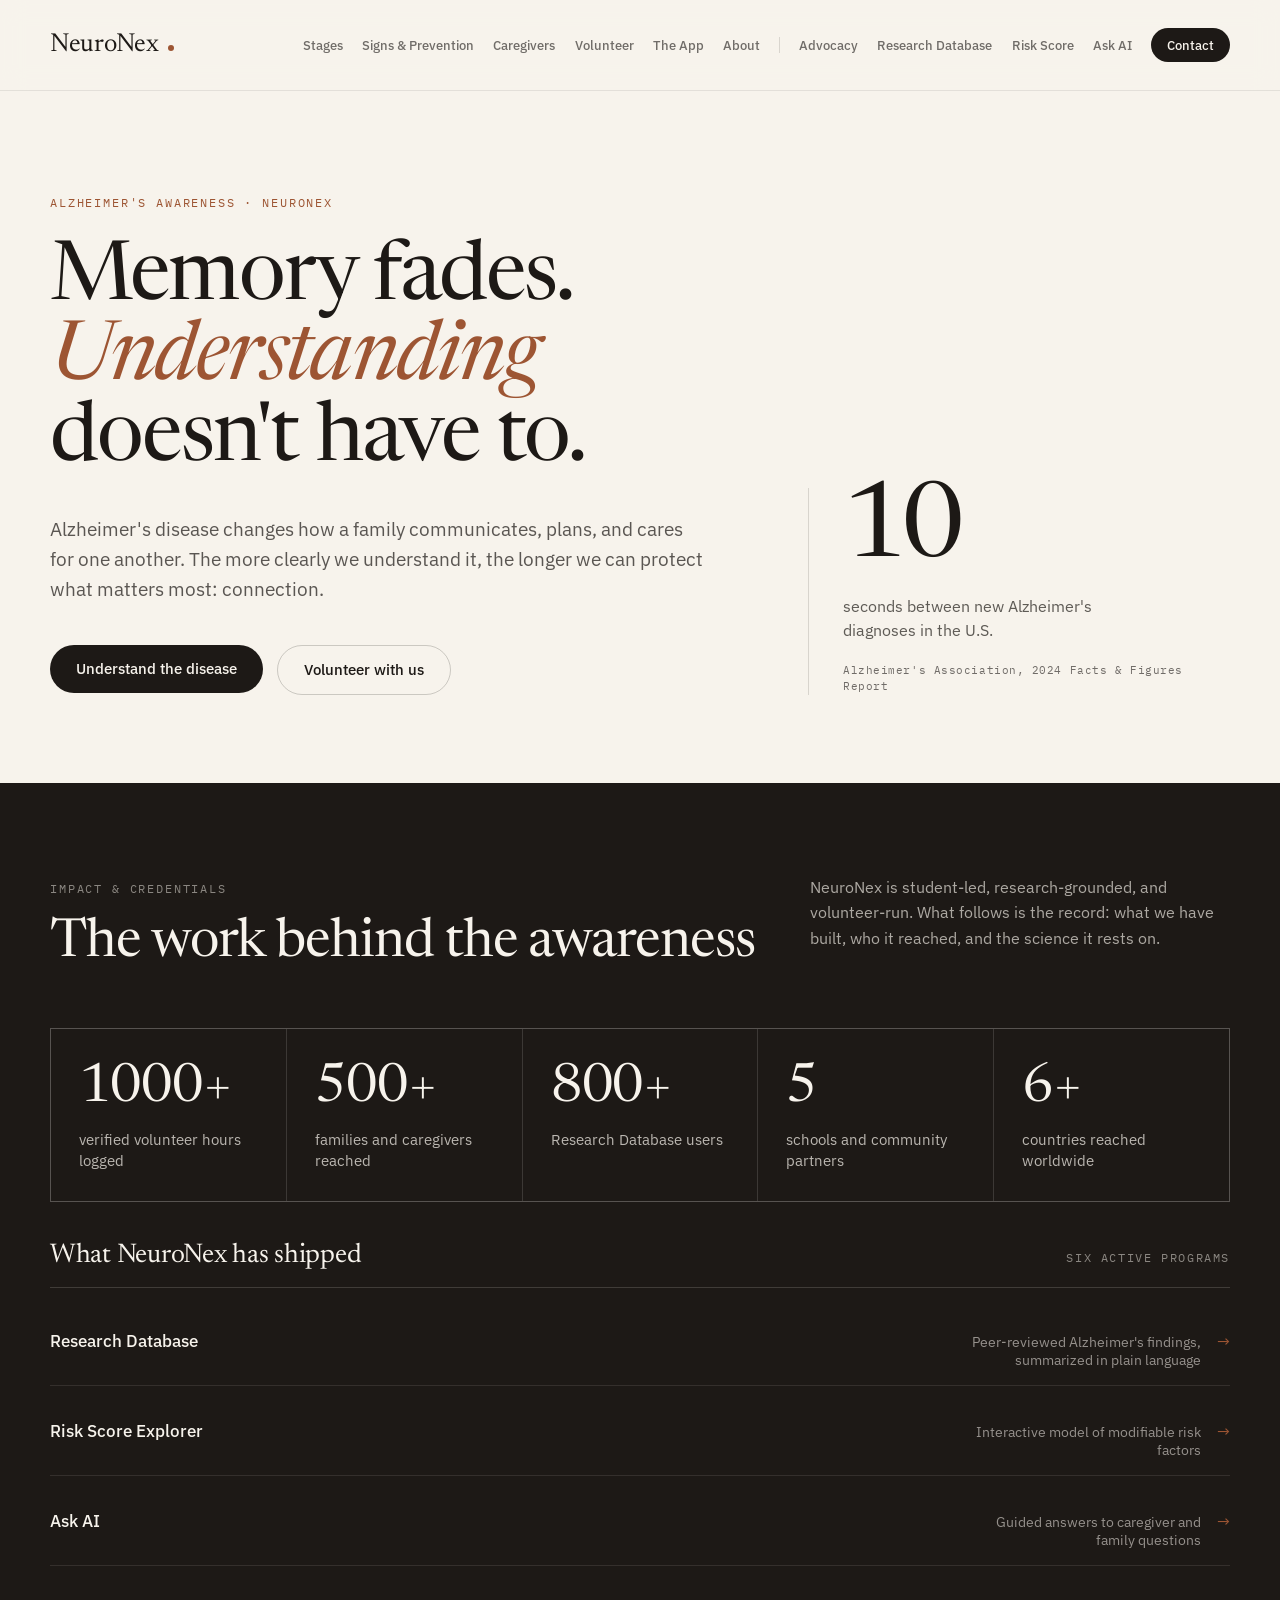
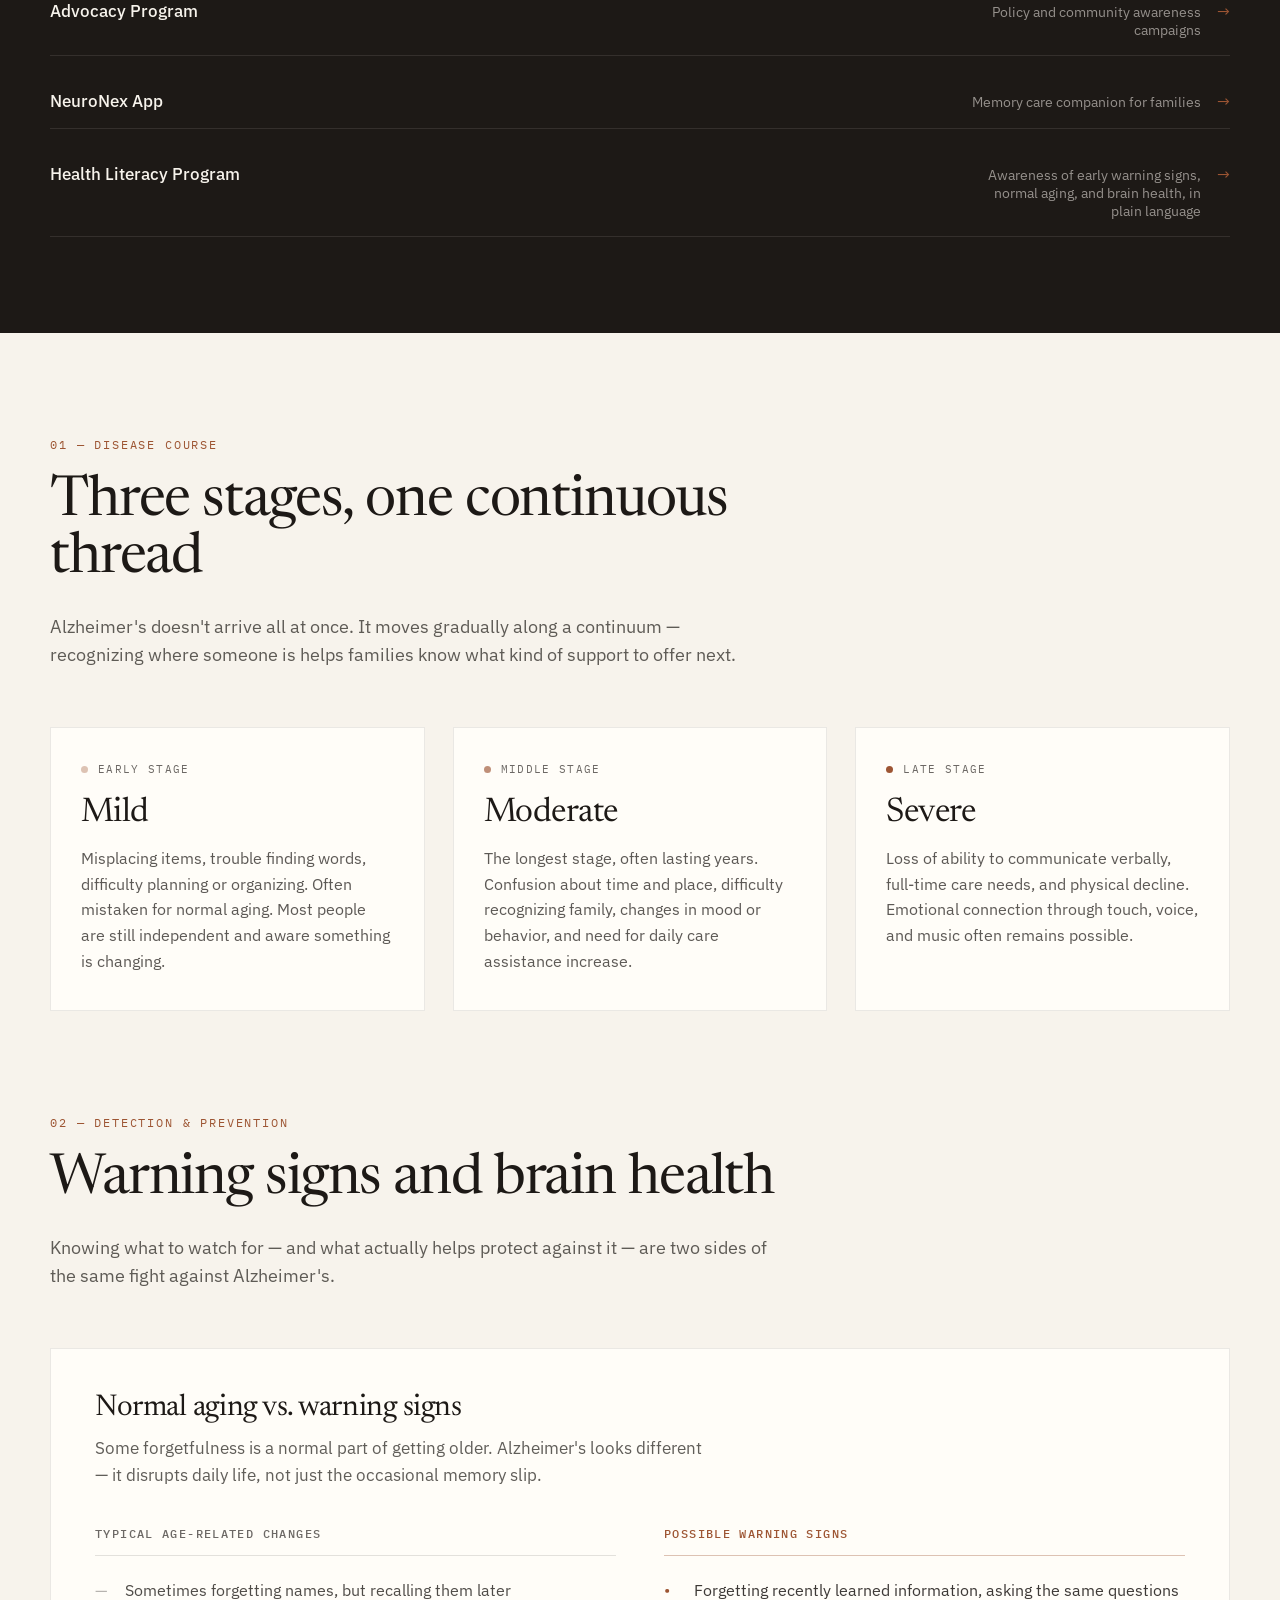
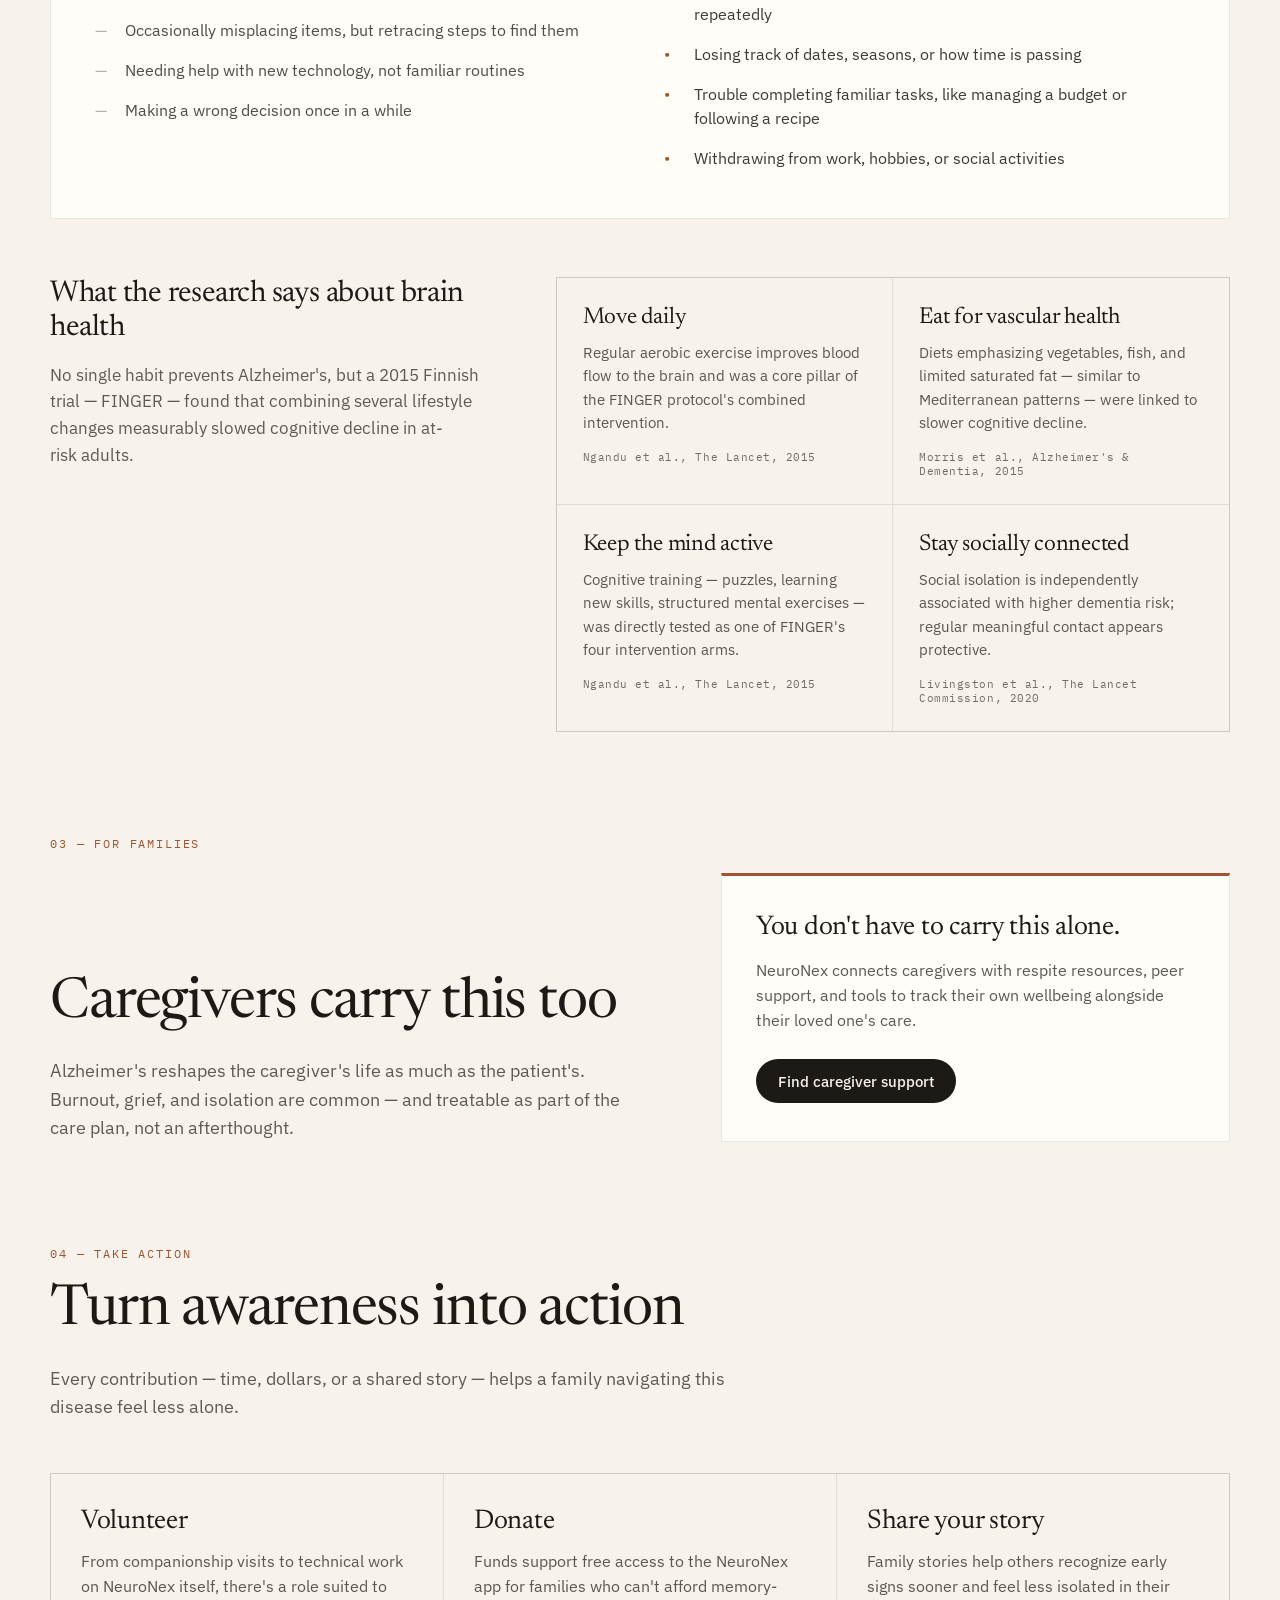
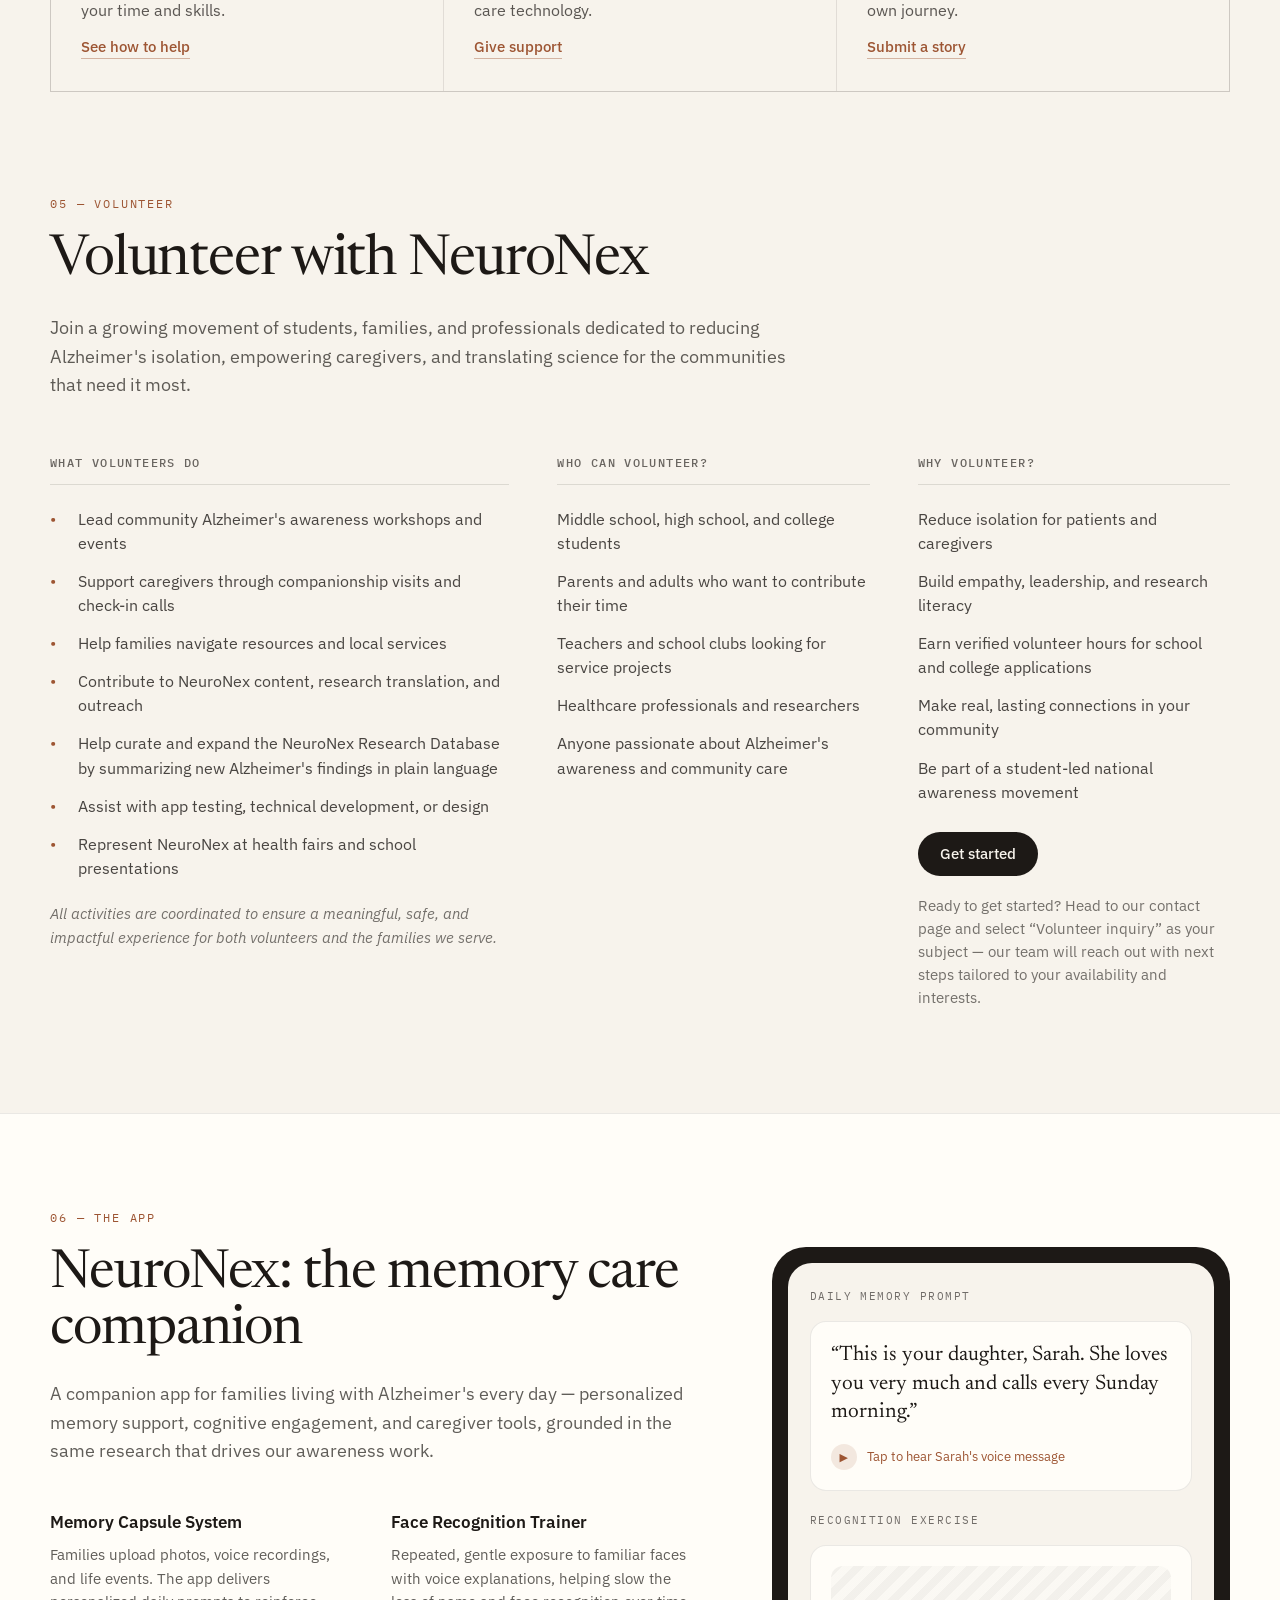
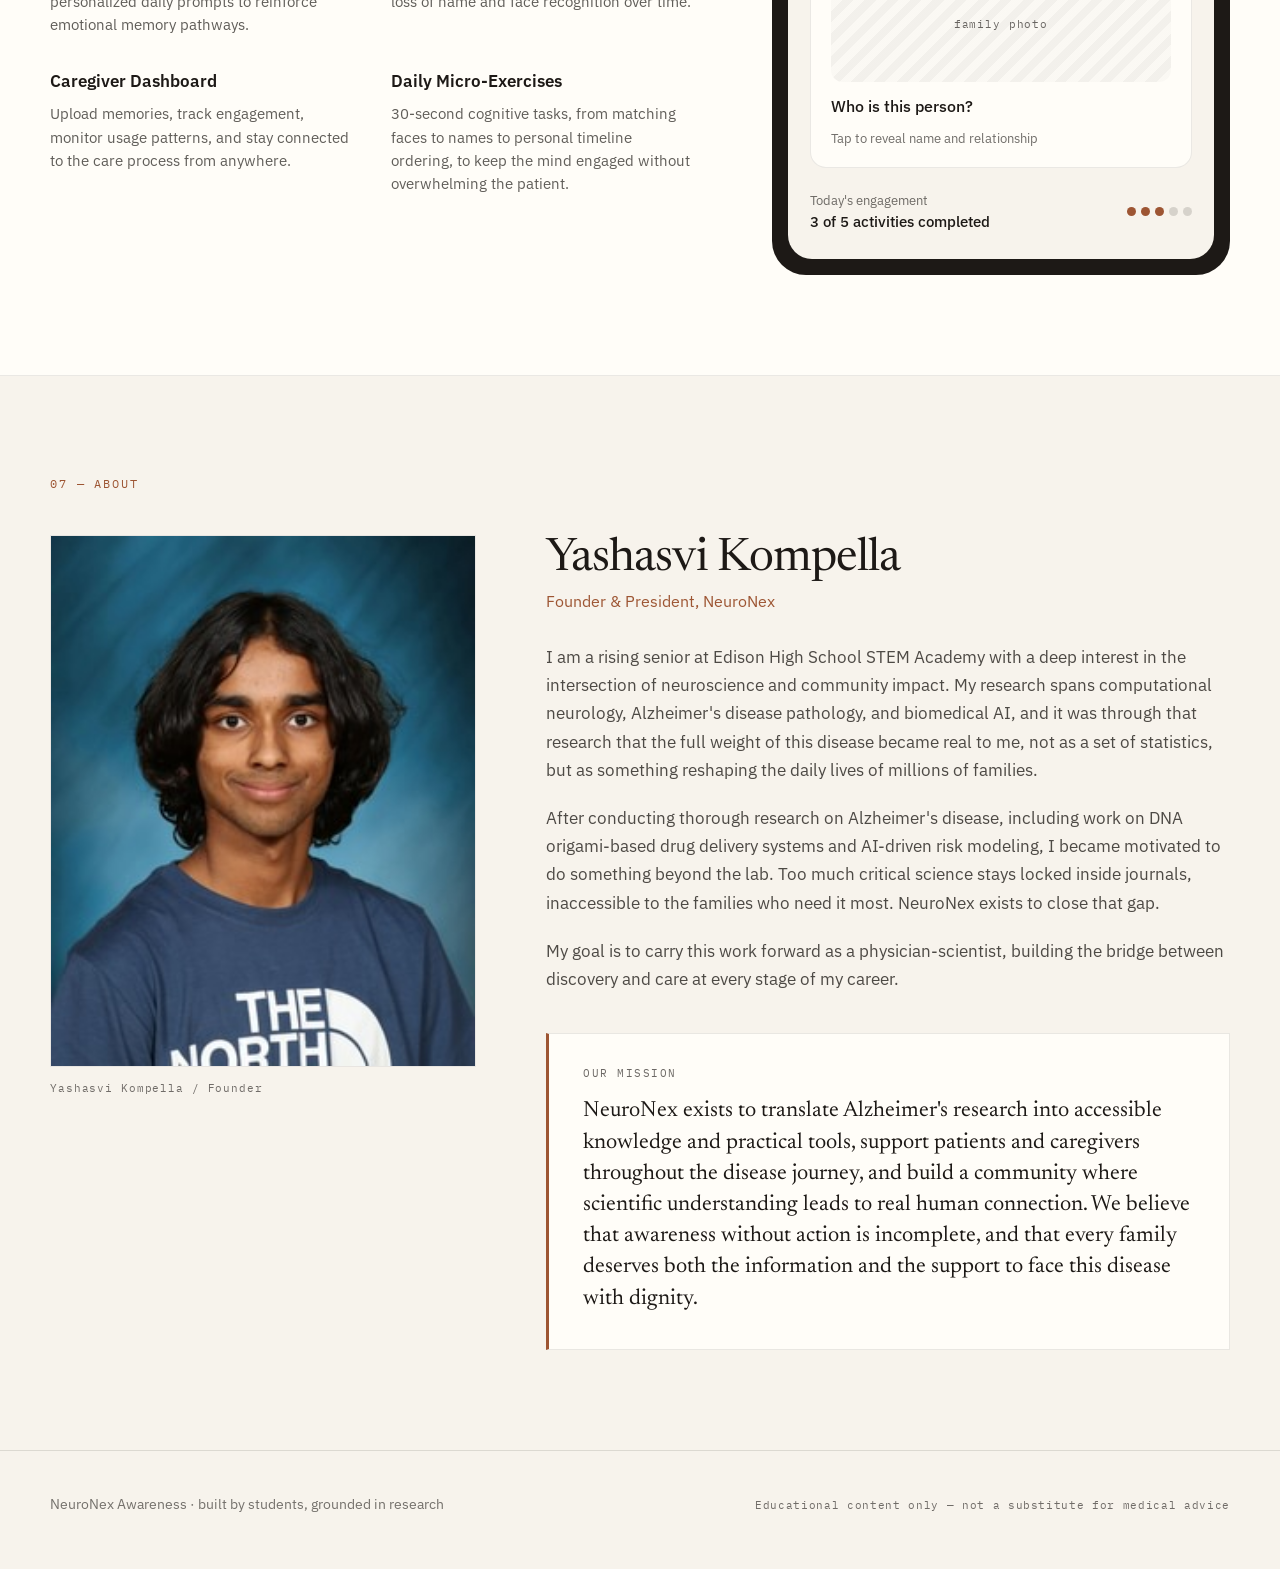
<file: index.html>
<!DOCTYPE html><html lang="en"><head>
<meta charset="utf-8">
<meta name="viewport" content="width=device-width, initial-scale=1">
<title>NeuroNex Foundation | Alzheimer's Research Translated for Families &mdash; Edison, NJ</title>
<meta name="description" content="NeuroNex Foundation is a student-led 501(c)(3) in Edison, New Jersey translating peer-reviewed Alzheimer's research into plain language for patients and caregivers. Free research database, legislative advocacy tracker, and volunteer opportunities.">
<link rel="canonical" href="https://neuronexfoundation.org/">
<meta name="robots" content="index, follow, max-image-preview:large">
<meta property="og:type" content="website">
<meta property="og:site_name" content="NeuroNex Foundation">
<meta property="og:title" content="NeuroNex Foundation | Alzheimer's Research, Translated">
<meta property="og:description" content="Student-led 501(c)(3) translating Alzheimer's research into plain language for families and caregivers.">
<meta property="og:url" content="https://neuronexfoundation.org/">
<meta name="twitter:card" content="summary_large_image">
<link rel="preconnect" href="https://fonts.googleapis.com">
<link rel="preconnect" href="https://fonts.gstatic.com" crossorigin>
<link href="https://fonts.googleapis.com/css2?family=IBM+Plex+Mono:wght@400;500&family=IBM+Plex+Sans:wght@400;500;600&family=Newsreader:ital,opsz,wght@0,6..72,300..700;1,6..72,300..700&display=swap" rel="stylesheet">
<script type="application/ld+json">
{
  "@context": "https://schema.org",
  "@type": "NGO",
  "name": "NeuroNex Foundation",
  "alternateName": "NeuroNex",
  "url": "https://neuronexfoundation.org/",
  "description": "Student-led 501(c)(3) nonprofit translating Alzheimer's disease research into accessible knowledge and practical tools for patients and caregivers.",
  "foundingDate": "2025",
  "founder": { "@type": "Person", "name": "Yashasvi Kompella" },
  "address": { "@type": "PostalAddress", "addressLocality": "Edison", "addressRegion": "NJ", "addressCountry": "US" },
  "areaServed": { "@type": "State", "name": "New Jersey" },
  "knowsAbout": ["Alzheimer's disease", "dementia caregiving", "Alzheimer's research", "neurodegenerative disease advocacy"]
}
</script>
<style>
    .sc-placeholder{background:color-mix(in srgb,currentColor 8%,transparent);
      border:1px solid color-mix(in srgb,currentColor 50%,transparent);
      border-radius:2px;box-sizing:border-box;overflow:hidden}
    @keyframes sc-shine{0%{background-position:100% 50%}100%{background-position:0% 50%}}
    html.sc-dc-streaming .sc-placeholder,
    html.sc-dc-streaming .sc-interp.sc-missing{position:relative;
      background:color-mix(in srgb,currentColor 5%,transparent);
      border-color:transparent}
    html.sc-dc-streaming .sc-placeholder::before,
    html.sc-dc-streaming .sc-interp.sc-missing::before{content:'';
      position:absolute;inset:0;pointer-events:none;
      background:linear-gradient(90deg,rgba(217,119,87,0) 25%,rgba(247,225,211,.95) 37%,rgba(217,119,87,0) 63%);
      background-size:400% 100%;animation:sc-shine 1.4s ease infinite}
    html.sc-dc-streaming .sc-placeholder:nth-child(n+9 of .sc-placeholder)::before,
    html.sc-dc-streaming .sc-interp.sc-missing:nth-child(n+9 of .sc-interp.sc-missing)::before{animation:none;
      background:color-mix(in srgb,currentColor 8%,transparent)}
    .sc-placeholder-error{padding:4px 8px;font:11px/1.4 ui-monospace,monospace;
      color:color-mix(in srgb,currentColor 70%,transparent);word-break:break-word}
    .sc-interp.sc-missing{display:inline-block;width:2em;height:1em;overflow:hidden;
      vertical-align:text-bottom;background:rgba(255,255,255,.3);border:1px solid rgba(0,0,0,.5);
      border-radius:2px;box-sizing:border-box;color:transparent;
      user-select:none}
    .sc-interp.sc-unresolved{font-family:ui-monospace,monospace;font-size:.85em;
      color:color-mix(in srgb,currentColor 50%,transparent);
      background:color-mix(in srgb,currentColor 10%,transparent);border-radius:3px;
      padding:0 3px}
    .sc-host.sc-has-error{position:relative}
    .sc-logic-error{position:absolute;top:8px;left:8px;z-index:2147483647;max-width:60ch;
      padding:6px 10px;background:#b00020;color:#fff;font:12px/1.4 ui-monospace,monospace;
      border-radius:4px;white-space:pre-wrap;pointer-events:none}
    /* Mirrors PRINT_BASELINE_CSS in apps/web deck-stage-export.ts — keep both
       in sync until dc-runtime regains a build step. */
    @media print {
      @page { margin: 0.5cm; }
      figure, table { break-inside: avoid; }
      #dc-root, #dc-root > .sc-host { height: auto; }
      *, *::before, *::after {
        print-color-adjust: exact; -webkit-print-color-adjust: exact;
        backdrop-filter: none !important; -webkit-backdrop-filter: none !important;
        animation-delay: -99s !important; animation-duration: .001s !important;
        animation-iteration-count: 1 !important; animation-fill-mode: both !important;
        animation-play-state: running !important; transition-duration: 0s !important;
      }
    }
  </style>
<meta charset="utf-8">
<meta name="viewport" content="width=device-width, initial-scale=1">

<style>x-dc{display:none!important}</style><style></style><style>html,body{height:100%;margin:0}#dc-root,#dc-root>.sc-host{height:100%}</style><link rel="preconnect" href="https://fonts.googleapis.com" data-dc-tpl="1"><link rel="preconnect" href="https://fonts.gstatic.com" data-dc-tpl="2"><style data-dc-tpl="3">/* cyrillic-ext */

/* cyrillic */

/* vietnamese */

/* latin-ext */

/* latin */

/* cyrillic-ext */

/* cyrillic */

/* vietnamese */

/* latin-ext */

/* latin */

/* cyrillic-ext */

/* cyrillic */

/* greek */

/* vietnamese */

/* latin-ext */

/* latin */

/* cyrillic-ext */

/* cyrillic */

/* greek */

/* vietnamese */

/* latin-ext */

/* latin */

/* cyrillic-ext */

/* cyrillic */

/* greek */

/* vietnamese */

/* latin-ext */

/* latin */

/* vietnamese */

/* latin-ext */

/* latin */

/* vietnamese */

/* latin-ext */

/* latin */

</style><style data-dc-tpl="4">
  body { margin: 0; background: #f7f3ec; color: #1d1916; font-family: "IBM Plex Sans", system-ui, sans-serif; -webkit-font-smoothing: antialiased; }
  a { color: #9d5533; text-decoration: none; }
  a:hover { color: #1d1916; }
  ::selection { background: #eddcd0; }
</style></head>
<body>
<div id="dc-root"><div class="sc-host" data-sc-name="NeuroNex_Homepage__standalone_"><div data-dc-tpl="5" style="max-width: 100%; overflow-x: hidden;">

  <header data-dc-tpl="6" style="position: sticky; top: 0px; z-index: 50; background: rgba(247, 243, 236, 0.92); backdrop-filter: blur(12px); border-bottom: 1px solid rgba(29, 25, 22, 0.09);">
    <div data-dc-tpl="7" style="max-width: 1180px; margin: 0px auto; padding: 11px clamp(20px, 3vw, 40px); display: flex; align-items: center; justify-content: space-between; gap: 24px; min-height: 68px; flex-wrap: wrap;">
      <a data-dc-tpl="8" href="#top" style="font-family: Newsreader, serif; font-size: 26px; letter-spacing: -0.01em; color: rgb(29, 25, 22); display: flex; align-items: baseline; gap: 9px; flex: 0 0 auto;">
        NeuroNex
        <span data-dc-tpl="9" style="width: 6px; height: 6px; border-radius: 50%; background: rgb(157, 85, 51); display: block;"></span>
      </a>
      <nav data-dc-tpl="10" style="display: flex; align-items: center; flex-wrap: wrap; justify-content: flex-end; gap: 10px clamp(12px, 1.5vw, 24px); font-size: clamp(12.5px, 1.05vw, 13.5px); font-weight: 500; color: rgba(29, 25, 22, 0.62); flex: 1 1 auto; min-width: 0px;">
        <a data-dc-tpl="11" href="#stages" class="scp0" style="color: inherit; white-space: nowrap;">Stages</a>
        <a data-dc-tpl="12" href="#signs" class="scp0" style="color: inherit; white-space: nowrap;">Signs &amp; Prevention</a>
        <a data-dc-tpl="13" href="#caregivers" class="scp0" style="color: inherit; white-space: nowrap;">Caregivers</a>
        <a data-dc-tpl="14" href="#volunteer" class="scp0" style="color: inherit; white-space: nowrap;">Volunteer</a>
        <a data-dc-tpl="15" href="#app" class="scp0" style="color: inherit; white-space: nowrap;">The App</a>
        <a data-dc-tpl="16" href="#about" class="scp0" style="color: inherit; white-space: nowrap;">About</a>
        <span data-dc-tpl="17" style="width: 1px; height: 16px; background: rgba(29, 25, 22, 0.14);"></span>
        <a data-dc-tpl="18" href="https://neuronexfoundation.org/advocacy.html" class="scp0" style="color: inherit; white-space: nowrap;">Advocacy</a>
        <a data-dc-tpl="19" href="https://neuronexfoundation.org/research-database.html" class="scp0" style="color: inherit; white-space: nowrap;">Research Database</a>
        <a data-dc-tpl="20" href="https://neuronexfoundation.org/risk-explorer.html" class="scp0" style="color: inherit; white-space: nowrap;">Risk Score</a>
        <a data-dc-tpl="21" href="https://neuronexfoundation.org/ai.html" class="scp0" style="color: inherit; white-space: nowrap;">Ask AI</a>
        <a data-dc-tpl="22" href="https://neuronexfoundation.org/contact.html" class="scp1" style="display: inline-flex; align-items: center; height: 34px; padding: 0px 16px; border-radius: 999px; background: rgb(29, 25, 22); color: rgb(247, 243, 236); font-weight: 500;">Contact</a>
      </nav>
    </div>
  </header>

  <section data-dc-tpl="23" id="top" data-screen-label="Hero" style="max-width: 1180px; margin: 0px auto; padding: 104px 40px 88px; display: grid; grid-template-columns: minmax(0px, 1.35fr) minmax(0px, 0.85fr); gap: 88px; align-items: end;">
    <div data-dc-tpl="24">
      <div data-dc-tpl="25" style="font-family: &quot;IBM Plex Mono&quot;, monospace; font-size: 11.5px; letter-spacing: 0.16em; text-transform: uppercase; color: rgb(157, 85, 51); margin-bottom: 30px;">Alzheimer's Awareness · NeuroNex</div>
      <h1 data-dc-tpl="26" style="font-family: Newsreader, serif; font-weight: 400; font-size: clamp(52px, 6.4vw, 92px); line-height: 0.98; letter-spacing: -0.022em; margin: 0px 0px 34px; text-wrap: balance;">
        Memory fades.<br data-dc-tpl="27">
        <em data-dc-tpl="28" style="font-style: italic; color: rgb(157, 85, 51);">Understanding</em> doesn't have to.
      </h1>
      <p data-dc-tpl="29" style="max-width: 60ch; font-size: 18.5px; line-height: 1.62; color: rgba(29, 25, 22, 0.72); margin: 0px 0px 40px; text-wrap: pretty;">
        Alzheimer's disease changes how a family communicates, plans, and cares for one another. The more clearly we understand it, the longer we can protect what matters most: connection.
      </p>
      <div data-dc-tpl="30" style="display: flex; gap: 14px; flex-wrap: wrap;">
        <a data-dc-tpl="31" href="#stages" class="scp1" style="display: inline-flex; align-items: center; height: 48px; padding: 0px 26px; border-radius: 999px; background: rgb(29, 25, 22); color: rgb(247, 243, 236); font-size: 15px; font-weight: 500;">Understand the disease</a>
        <a data-dc-tpl="32" href="#volunteer" class="scp2" style="display: inline-flex; align-items: center; height: 48px; padding: 0px 26px; border-radius: 999px; border: 1px solid rgba(29, 25, 22, 0.2); color: rgb(29, 25, 22); font-size: 15px; font-weight: 500;">Volunteer with us</a>
      </div>
    </div>

    <figure data-dc-tpl="33" style="margin: 0px; border-left: 1px solid rgba(29, 25, 22, 0.14); padding-left: 34px;">
      <div data-dc-tpl="34" style="font-family: Newsreader, serif; font-size: 104px; line-height: 0.86; letter-spacing: -0.03em; color: rgb(29, 25, 22); font-variant-numeric: tabular-nums;"><span class="sc-interp">10</span></div>
      <div data-dc-tpl="35" style="font-size: 15.5px; line-height: 1.5; color: rgba(29, 25, 22, 0.7); margin-top: 18px; max-width: 26ch;">seconds between new Alzheimer's diagnoses in the U.S.</div>
      <figcaption data-dc-tpl="36" style="font-family: &quot;IBM Plex Mono&quot;, monospace; font-size: 11px; letter-spacing: 0.05em; color: rgba(29, 25, 22, 0.62); margin-top: 20px; line-height: 1.5;">Alzheimer's Association, 2024 Facts &amp; Figures Report</figcaption>
    </figure>
  </section>

  <section data-dc-tpl="37" id="impact" data-screen-label="Impact and credentials" style="background: rgb(29, 25, 22); color: rgb(247, 243, 236);">
    <div data-dc-tpl="38" style="max-width: 1180px; margin: 0px auto; padding: 92px 40px 96px;">
      <div data-dc-tpl="39" style="display: flex; align-items: baseline; justify-content: space-between; gap: 40px; flex-wrap: wrap; margin-bottom: 56px;">
        <div data-dc-tpl="40">
          <div data-dc-tpl="41" style="font-family: &quot;IBM Plex Mono&quot;, monospace; font-size: 11.5px; letter-spacing: 0.16em; text-transform: uppercase; color: rgba(247, 243, 236, 0.5); margin-bottom: 20px;">Impact &amp; Credentials</div>
          <h2 data-dc-tpl="42" style="font-family: Newsreader, serif; font-weight: 400; font-size: clamp(38px, 4.2vw, 58px); line-height: 1.04; letter-spacing: -0.02em; margin: 0px; max-width: 24ch;">The work behind the awareness</h2>
        </div>
        <p data-dc-tpl="43" style="max-width: 42ch; font-size: 16px; line-height: 1.6; color: rgba(247, 243, 236, 0.66); margin: 0px;">NeuroNex is student-led, research-grounded, and volunteer-run. What follows is the record: what we have built, who it reached, and the science it rests on.</p>
      </div>

      <div data-dc-tpl="44" style="display: grid; grid-template-columns: repeat(5, minmax(0px, 1fr)); gap: 1px; background: rgba(247, 243, 236, 0.14); border: 1px solid rgba(247, 243, 236, 0.14); margin-bottom: 40px;">

          <div data-dc-tpl="46" style="background: rgb(29, 25, 22); padding: 32px 28px 30px;">
            <div data-dc-tpl="47" style="font-family: Newsreader, serif; font-size: 54px; line-height: 1; letter-spacing: -0.02em; color: rgb(247, 243, 236); font-variant-numeric: tabular-nums;"><span class="sc-interp">1000+</span></div>
            <div data-dc-tpl="48" style="font-size: 14.5px; line-height: 1.45; color: rgba(247, 243, 236, 0.72); margin-top: 14px;"><span class="sc-interp">verified volunteer hours logged</span></div>
          </div>

          <div data-dc-tpl="46" style="background: rgb(29, 25, 22); padding: 32px 28px 30px;">
            <div data-dc-tpl="47" style="font-family: Newsreader, serif; font-size: 54px; line-height: 1; letter-spacing: -0.02em; color: rgb(247, 243, 236); font-variant-numeric: tabular-nums;"><span class="sc-interp">500+</span></div>
            <div data-dc-tpl="48" style="font-size: 14.5px; line-height: 1.45; color: rgba(247, 243, 236, 0.72); margin-top: 14px;"><span class="sc-interp">families and caregivers reached</span></div>
          </div>

          <div data-dc-tpl="46" style="background: rgb(29, 25, 22); padding: 32px 28px 30px;">
            <div data-dc-tpl="47" style="font-family: Newsreader, serif; font-size: 54px; line-height: 1; letter-spacing: -0.02em; color: rgb(247, 243, 236); font-variant-numeric: tabular-nums;"><span class="sc-interp">800+</span></div>
            <div data-dc-tpl="48" style="font-size: 14.5px; line-height: 1.45; color: rgba(247, 243, 236, 0.72); margin-top: 14px;"><span class="sc-interp">Research Database users</span></div>
          </div>

          <div data-dc-tpl="46" style="background: rgb(29, 25, 22); padding: 32px 28px 30px;">
            <div data-dc-tpl="47" style="font-family: Newsreader, serif; font-size: 54px; line-height: 1; letter-spacing: -0.02em; color: rgb(247, 243, 236); font-variant-numeric: tabular-nums;"><span class="sc-interp">5</span></div>
            <div data-dc-tpl="48" style="font-size: 14.5px; line-height: 1.45; color: rgba(247, 243, 236, 0.72); margin-top: 14px;"><span class="sc-interp">schools and community partners</span></div>
          </div>

          <div data-dc-tpl="46b" style="background: rgb(29, 25, 22); padding: 32px 28px 30px;">
            <div data-dc-tpl="47b" style="font-family: Newsreader, serif; font-size: 54px; line-height: 1; letter-spacing: -0.02em; color: rgb(247, 243, 236); font-variant-numeric: tabular-nums;"><span class="sc-interp">6+</span></div>
            <div data-dc-tpl="48b" style="font-size: 14.5px; line-height: 1.45; color: rgba(247, 243, 236, 0.72); margin-top: 14px;"><span class="sc-interp">countries reached worldwide</span></div>
          </div>

      </div>

      <div data-dc-tpl="49" style="display: grid; grid-template-columns: minmax(0px, 1fr); gap: 72px;">
        <div data-dc-tpl="59">
          <div style="display: flex; align-items: baseline; justify-content: space-between; gap: 20px; margin: 0px 0px 26px; padding-bottom: 18px; border-bottom: 1px solid rgba(247, 243, 236, 0.16); flex-wrap: wrap;">
            <h3 data-dc-tpl="60" style="font-family: Newsreader, serif; font-weight: 400; font-size: 27px; letter-spacing: -0.01em; margin: 0;">What NeuroNex has shipped</h3>
            <span style="font-family: &quot;IBM Plex Mono&quot;, monospace; font-size: 11.5px; letter-spacing: 0.14em; text-transform: uppercase; color: rgba(247, 243, 236, 0.5);">Six active programs</span>
          </div>
          <div data-dc-tpl="61" style="display: flex; flex-direction: column; gap: 18px;">

              <a data-dc-tpl="63" href="https://neuronexfoundation.org/research-database.html" class="scp3" style="display: flex; align-items: baseline; justify-content: space-between; gap: 20px; padding: 16px 0px; border-bottom: 1px solid rgba(247, 243, 236, 0.1); color: rgb(247, 243, 236);">
                <span data-dc-tpl="64" style="font-size: 16.5px; font-weight: 500;"><span class="sc-interp">Research Database</span></span>
                <span style="display: flex; align-items: baseline; gap: 16px;">
                  <span data-dc-tpl="65" style="font-size: 13.5px; color: rgba(247, 243, 236, 0.55); text-align: right; max-width: 30ch;"><span class="sc-interp">Peer-reviewed Alzheimer's findings, summarized in plain language</span></span>
                  <span style="color: rgb(157, 85, 51); flex-shrink: 0;">→</span>
                </span>
              </a>

              <a data-dc-tpl="63" href="https://neuronexfoundation.org/risk-explorer.html" class="scp3" style="display: flex; align-items: baseline; justify-content: space-between; gap: 20px; padding: 16px 0px; border-bottom: 1px solid rgba(247, 243, 236, 0.1); color: rgb(247, 243, 236);">
                <span data-dc-tpl="64" style="font-size: 16.5px; font-weight: 500;"><span class="sc-interp">Risk Score Explorer</span></span>
                <span style="display: flex; align-items: baseline; gap: 16px;">
                  <span data-dc-tpl="65" style="font-size: 13.5px; color: rgba(247, 243, 236, 0.55); text-align: right; max-width: 30ch;"><span class="sc-interp">Interactive model of modifiable risk factors</span></span>
                  <span style="color: rgb(157, 85, 51); flex-shrink: 0;">→</span>
                </span>
              </a>

              <a data-dc-tpl="63" href="https://neuronexfoundation.org/ai.html" class="scp3" style="display: flex; align-items: baseline; justify-content: space-between; gap: 20px; padding: 16px 0px; border-bottom: 1px solid rgba(247, 243, 236, 0.1); color: rgb(247, 243, 236);">
                <span data-dc-tpl="64" style="font-size: 16.5px; font-weight: 500;"><span class="sc-interp">Ask AI</span></span>
                <span style="display: flex; align-items: baseline; gap: 16px;">
                  <span data-dc-tpl="65" style="font-size: 13.5px; color: rgba(247, 243, 236, 0.55); text-align: right; max-width: 30ch;"><span class="sc-interp">Guided answers to caregiver and family questions</span></span>
                  <span style="color: rgb(157, 85, 51); flex-shrink: 0;">→</span>
                </span>
              </a>

              <a data-dc-tpl="63" href="https://neuronexfoundation.org/advocacy.html" class="scp3" style="display: flex; align-items: baseline; justify-content: space-between; gap: 20px; padding: 16px 0px; border-bottom: 1px solid rgba(247, 243, 236, 0.1); color: rgb(247, 243, 236);">
                <span data-dc-tpl="64" style="font-size: 16.5px; font-weight: 500;"><span class="sc-interp">Advocacy Program</span></span>
                <span style="display: flex; align-items: baseline; gap: 16px;">
                  <span data-dc-tpl="65" style="font-size: 13.5px; color: rgba(247, 243, 236, 0.55); text-align: right; max-width: 30ch;"><span class="sc-interp">Policy and community awareness campaigns</span></span>
                  <span style="color: rgb(157, 85, 51); flex-shrink: 0;">→</span>
                </span>
              </a>

              <a data-dc-tpl="63" href="#app" class="scp3" style="display: flex; align-items: baseline; justify-content: space-between; gap: 20px; padding: 16px 0px; border-bottom: 1px solid rgba(247, 243, 236, 0.1); color: rgb(247, 243, 236);">
                <span data-dc-tpl="64" style="font-size: 16.5px; font-weight: 500;"><span class="sc-interp">NeuroNex App</span></span>
                <span style="display: flex; align-items: baseline; gap: 16px;">
                  <span data-dc-tpl="65" style="font-size: 13.5px; color: rgba(247, 243, 236, 0.55); text-align: right; max-width: 30ch;"><span class="sc-interp">Memory care companion for families</span></span>
                  <span style="color: rgb(157, 85, 51); flex-shrink: 0;">→</span>
                </span>
              </a>

              <a data-dc-tpl="63" href="#signs" class="scp3" style="display: flex; align-items: baseline; justify-content: space-between; gap: 20px; padding: 16px 0px; border-bottom: 1px solid rgba(247, 243, 236, 0.1); color: rgb(247, 243, 236);">
                <span data-dc-tpl="64" style="font-size: 16.5px; font-weight: 500;"><span class="sc-interp">Health Literacy Program</span></span>
                <span style="display: flex; align-items: baseline; gap: 16px;">
                  <span data-dc-tpl="65" style="font-size: 13.5px; color: rgba(247, 243, 236, 0.55); text-align: right; max-width: 30ch;"><span class="sc-interp">Awareness of early warning signs, normal aging, and brain health, in plain language</span></span>
                  <span style="color: rgb(157, 85, 51); flex-shrink: 0;">→</span>
                </span>
              </a>

          </div>
        </div>
      </div>
    </div>
  </section>

  <section data-dc-tpl="66" id="stages" data-screen-label="Stages" style="max-width: 1180px; margin: 0px auto; padding: 104px 40px 0px;">
    <div data-dc-tpl="67" style="font-family: &quot;IBM Plex Mono&quot;, monospace; font-size: 11.5px; letter-spacing: 0.16em; text-transform: uppercase; color: rgb(157, 85, 51); margin-bottom: 22px;">01 — Disease Course</div>
    <h2 data-dc-tpl="68" style="font-family: Newsreader, serif; font-weight: 400; font-size: clamp(38px, 4.4vw, 60px); line-height: 1.02; letter-spacing: -0.02em; margin: 0px 0px 24px; max-width: 22ch;">Three stages, one continuous thread</h2>
    <p data-dc-tpl="69" style="max-width: 66ch; font-size: 17.5px; line-height: 1.62; color: rgba(29, 25, 22, 0.7); margin: 0px 0px 58px; text-wrap: pretty;">Alzheimer's doesn't arrive all at once. It moves gradually along a continuum — recognizing where someone is helps families know what kind of support to offer next.</p>

    <div data-dc-tpl="70" style="display: grid; grid-template-columns: repeat(3, minmax(0px, 1fr)); gap: 28px;">
      <article data-dc-tpl="71" style="background: rgb(255, 253, 248); border: 1px solid rgba(29, 25, 22, 0.09); padding: 34px 30px 36px;">
        <div data-dc-tpl="72" style="display: flex; align-items: center; gap: 10px; font-family: &quot;IBM Plex Mono&quot;, monospace; font-size: 11px; letter-spacing: 0.12em; text-transform: uppercase; color: rgba(29, 25, 22, 0.65);">
          <span data-dc-tpl="73" style="width: 7px; height: 7px; border-radius: 50%; background: rgb(157, 85, 51); opacity: 0.35;"></span>Early Stage
        </div>
        <h3 data-dc-tpl="74" style="font-family: Newsreader, serif; font-weight: 400; font-size: 34px; letter-spacing: -0.015em; margin: 20px 0px 16px;">Mild</h3>
        <p data-dc-tpl="75" style="font-size: 16px; line-height: 1.6; color: rgba(29, 25, 22, 0.72); margin: 0px; text-wrap: pretty;">Misplacing items, trouble finding words, difficulty planning or organizing. Often mistaken for normal aging. Most people are still independent and aware something is changing.</p>
      </article>
      <article data-dc-tpl="76" style="background: rgb(255, 253, 248); border: 1px solid rgba(29, 25, 22, 0.09); padding: 34px 30px 36px;">
        <div data-dc-tpl="77" style="display: flex; align-items: center; gap: 10px; font-family: &quot;IBM Plex Mono&quot;, monospace; font-size: 11px; letter-spacing: 0.12em; text-transform: uppercase; color: rgba(29, 25, 22, 0.65);">
          <span data-dc-tpl="78" style="width: 7px; height: 7px; border-radius: 50%; background: rgb(157, 85, 51); opacity: 0.65;"></span>Middle Stage
        </div>
        <h3 data-dc-tpl="79" style="font-family: Newsreader, serif; font-weight: 400; font-size: 34px; letter-spacing: -0.015em; margin: 20px 0px 16px;">Moderate</h3>
        <p data-dc-tpl="80" style="font-size: 16px; line-height: 1.6; color: rgba(29, 25, 22, 0.72); margin: 0px; text-wrap: pretty;">The longest stage, often lasting years. Confusion about time and place, difficulty recognizing family, changes in mood or behavior, and need for daily care assistance increase.</p>
      </article>
      <article data-dc-tpl="81" style="background: rgb(255, 253, 248); border: 1px solid rgba(29, 25, 22, 0.09); padding: 34px 30px 36px;">
        <div data-dc-tpl="82" style="display: flex; align-items: center; gap: 10px; font-family: &quot;IBM Plex Mono&quot;, monospace; font-size: 11px; letter-spacing: 0.12em; text-transform: uppercase; color: rgba(29, 25, 22, 0.65);">
          <span data-dc-tpl="83" style="width: 7px; height: 7px; border-radius: 50%; background: rgb(157, 85, 51);"></span>Late Stage
        </div>
        <h3 data-dc-tpl="84" style="font-family: Newsreader, serif; font-weight: 400; font-size: 34px; letter-spacing: -0.015em; margin: 20px 0px 16px;">Severe</h3>
        <p data-dc-tpl="85" style="font-size: 16px; line-height: 1.6; color: rgba(29, 25, 22, 0.72); margin: 0px; text-wrap: pretty;">Loss of ability to communicate verbally, full-time care needs, and physical decline. Emotional connection through touch, voice, and music often remains possible.</p>
      </article>
    </div>
  </section>

  <section data-dc-tpl="86" id="signs" data-screen-label="Signs and prevention" style="max-width: 1180px; margin: 0px auto; padding: 104px 40px 0px;">
    <div data-dc-tpl="87" style="font-family: &quot;IBM Plex Mono&quot;, monospace; font-size: 11.5px; letter-spacing: 0.16em; text-transform: uppercase; color: rgb(157, 85, 51); margin-bottom: 22px;">02 — Detection &amp; Prevention</div>
    <h2 data-dc-tpl="88" style="font-family: Newsreader, serif; font-weight: 400; font-size: clamp(38px, 4.4vw, 60px); line-height: 1.02; letter-spacing: -0.02em; margin: 0px 0px 24px; max-width: 24ch;">Warning signs and brain health</h2>
    <p data-dc-tpl="89" style="max-width: 66ch; font-size: 17.5px; line-height: 1.62; color: rgba(29, 25, 22, 0.7); margin: 0px 0px 58px; text-wrap: pretty;">Knowing what to watch for — and what actually helps protect against it — are two sides of the same fight against Alzheimer's.</p>

    <div data-dc-tpl="90" style="background: rgb(255, 253, 248); border: 1px solid rgba(29, 25, 22, 0.09); padding: 44px 44px 48px; margin-bottom: 34px;">
      <h3 data-dc-tpl="91" style="font-family: Newsreader, serif; font-weight: 400; font-size: 30px; letter-spacing: -0.015em; margin: 0px 0px 12px;">Normal aging vs. warning signs</h3>
      <p data-dc-tpl="92" style="max-width: 62ch; font-size: 16.5px; line-height: 1.6; color: rgba(29, 25, 22, 0.7); margin: 0px 0px 38px;">Some forgetfulness is a normal part of getting older. Alzheimer's looks different — it disrupts daily life, not just the occasional memory slip.</p>
      <div data-dc-tpl="93" style="display: grid; grid-template-columns: minmax(0px, 1fr) minmax(0px, 1fr); gap: 48px;">
        <div data-dc-tpl="94">
          <h4 data-dc-tpl="95" style="font-family: &quot;IBM Plex Mono&quot;, monospace; font-size: 11.5px; font-weight: 500; letter-spacing: 0.12em; text-transform: uppercase; color: rgba(29, 25, 22, 0.65); margin: 0px 0px 22px; padding-bottom: 14px; border-bottom: 1px solid rgba(29, 25, 22, 0.12);">Typical age-related changes</h4>
          <ul data-dc-tpl="96" style="list-style: none; margin: 0px; padding: 0px; display: flex; flex-direction: column; gap: 16px;">
            <li data-dc-tpl="97" style="display: grid; grid-template-columns: 18px minmax(0px, 1fr); gap: 12px; font-size: 15.5px; line-height: 1.55; color: rgba(29, 25, 22, 0.78);"><span data-dc-tpl="98" style="color: rgba(29, 25, 22, 0.32);">—</span>Sometimes forgetting names, but recalling them later</li>
            <li data-dc-tpl="99" style="display: grid; grid-template-columns: 18px minmax(0px, 1fr); gap: 12px; font-size: 15.5px; line-height: 1.55; color: rgba(29, 25, 22, 0.78);"><span data-dc-tpl="100" style="color: rgba(29, 25, 22, 0.32);">—</span>Occasionally misplacing items, but retracing steps to find them</li>
            <li data-dc-tpl="101" style="display: grid; grid-template-columns: 18px minmax(0px, 1fr); gap: 12px; font-size: 15.5px; line-height: 1.55; color: rgba(29, 25, 22, 0.78);"><span data-dc-tpl="102" style="color: rgba(29, 25, 22, 0.32);">—</span>Needing help with new technology, not familiar routines</li>
            <li data-dc-tpl="103" style="display: grid; grid-template-columns: 18px minmax(0px, 1fr); gap: 12px; font-size: 15.5px; line-height: 1.55; color: rgba(29, 25, 22, 0.78);"><span data-dc-tpl="104" style="color: rgba(29, 25, 22, 0.32);">—</span>Making a wrong decision once in a while</li>
          </ul>
        </div>
        <div data-dc-tpl="105">
          <h4 data-dc-tpl="106" style="font-family: &quot;IBM Plex Mono&quot;, monospace; font-size: 11.5px; font-weight: 500; letter-spacing: 0.12em; text-transform: uppercase; color: rgb(157, 85, 51); margin: 0px 0px 22px; padding-bottom: 14px; border-bottom: 1px solid rgba(157, 85, 51, 0.35);">Possible warning signs</h4>
          <ul data-dc-tpl="107" style="list-style: none; margin: 0px; padding: 0px; display: flex; flex-direction: column; gap: 16px;">
            <li data-dc-tpl="108" style="display: grid; grid-template-columns: 18px minmax(0px, 1fr); gap: 12px; font-size: 15.5px; line-height: 1.55; color: rgba(29, 25, 22, 0.86);"><span data-dc-tpl="109" style="color: rgb(157, 85, 51);">•</span>Forgetting recently learned information, asking the same questions repeatedly</li>
            <li data-dc-tpl="110" style="display: grid; grid-template-columns: 18px minmax(0px, 1fr); gap: 12px; font-size: 15.5px; line-height: 1.55; color: rgba(29, 25, 22, 0.86);"><span data-dc-tpl="111" style="color: rgb(157, 85, 51);">•</span>Losing track of dates, seasons, or how time is passing</li>
            <li data-dc-tpl="112" style="display: grid; grid-template-columns: 18px minmax(0px, 1fr); gap: 12px; font-size: 15.5px; line-height: 1.55; color: rgba(29, 25, 22, 0.86);"><span data-dc-tpl="113" style="color: rgb(157, 85, 51);">•</span>Trouble completing familiar tasks, like managing a budget or following a recipe</li>
            <li data-dc-tpl="114" style="display: grid; grid-template-columns: 18px minmax(0px, 1fr); gap: 12px; font-size: 15.5px; line-height: 1.55; color: rgba(29, 25, 22, 0.86);"><span data-dc-tpl="115" style="color: rgb(157, 85, 51);">•</span>Withdrawing from work, hobbies, or social activities</li>
          </ul>
        </div>
      </div>
    </div>

    <div data-dc-tpl="116" style="display: grid; grid-template-columns: minmax(0px, 0.8fr) minmax(0px, 1.2fr); gap: 56px; align-items: start; padding-top: 24px;">
      <div data-dc-tpl="117">
        <h3 data-dc-tpl="118" style="font-family: Newsreader, serif; font-weight: 400; font-size: 30px; line-height: 1.14; letter-spacing: -0.015em; margin: 0px 0px 16px;">What the research says about brain health</h3>
        <p data-dc-tpl="119" style="font-size: 16.5px; line-height: 1.62; color: rgba(29, 25, 22, 0.7); margin: 0px; text-wrap: pretty;">No single habit prevents Alzheimer's, but a 2015 Finnish trial — FINGER — found that combining several lifestyle changes measurably slowed cognitive decline in at-risk adults.</p>
      </div>
      <div data-dc-tpl="120" style="display: grid; grid-template-columns: minmax(0px, 1fr) minmax(0px, 1fr); gap: 1px; background: rgba(29, 25, 22, 0.1); border: 1px solid rgba(29, 25, 22, 0.1);">
        
          <div data-dc-tpl="122" style="background: rgb(247, 243, 236); padding: 28px 26px 26px;">
            <h4 data-dc-tpl="123" style="font-family: Newsreader, serif; font-weight: 400; font-size: 23px; letter-spacing: -0.01em; margin: 0px 0px 12px;"><span class="sc-interp">Move daily</span></h4>
            <p data-dc-tpl="124" style="font-size: 15px; line-height: 1.55; color: rgba(29, 25, 22, 0.72); margin: 0px 0px 16px;"><span class="sc-interp">Regular aerobic exercise improves blood flow to the brain and was a core pillar of the FINGER protocol's combined intervention.</span></p>
            <div data-dc-tpl="125" style="font-family: &quot;IBM Plex Mono&quot;, monospace; font-size: 10.5px; letter-spacing: 0.05em; color: rgba(29, 25, 22, 0.62);"><span class="sc-interp">Ngandu et al., The Lancet, 2015</span></div>
          </div>
        
          <div data-dc-tpl="122" style="background: rgb(247, 243, 236); padding: 28px 26px 26px;">
            <h4 data-dc-tpl="123" style="font-family: Newsreader, serif; font-weight: 400; font-size: 23px; letter-spacing: -0.01em; margin: 0px 0px 12px;"><span class="sc-interp">Eat for vascular health</span></h4>
            <p data-dc-tpl="124" style="font-size: 15px; line-height: 1.55; color: rgba(29, 25, 22, 0.72); margin: 0px 0px 16px;"><span class="sc-interp">Diets emphasizing vegetables, fish, and limited saturated fat — similar to Mediterranean patterns — were linked to slower cognitive decline.</span></p>
            <div data-dc-tpl="125" style="font-family: &quot;IBM Plex Mono&quot;, monospace; font-size: 10.5px; letter-spacing: 0.05em; color: rgba(29, 25, 22, 0.62);"><span class="sc-interp">Morris et al., Alzheimer's &amp; Dementia, 2015</span></div>
          </div>
        
          <div data-dc-tpl="122" style="background: rgb(247, 243, 236); padding: 28px 26px 26px;">
            <h4 data-dc-tpl="123" style="font-family: Newsreader, serif; font-weight: 400; font-size: 23px; letter-spacing: -0.01em; margin: 0px 0px 12px;"><span class="sc-interp">Keep the mind active</span></h4>
            <p data-dc-tpl="124" style="font-size: 15px; line-height: 1.55; color: rgba(29, 25, 22, 0.72); margin: 0px 0px 16px;"><span class="sc-interp">Cognitive training — puzzles, learning new skills, structured mental exercises — was directly tested as one of FINGER's four intervention arms.</span></p>
            <div data-dc-tpl="125" style="font-family: &quot;IBM Plex Mono&quot;, monospace; font-size: 10.5px; letter-spacing: 0.05em; color: rgba(29, 25, 22, 0.62);"><span class="sc-interp">Ngandu et al., The Lancet, 2015</span></div>
          </div>
        
          <div data-dc-tpl="122" style="background: rgb(247, 243, 236); padding: 28px 26px 26px;">
            <h4 data-dc-tpl="123" style="font-family: Newsreader, serif; font-weight: 400; font-size: 23px; letter-spacing: -0.01em; margin: 0px 0px 12px;"><span class="sc-interp">Stay socially connected</span></h4>
            <p data-dc-tpl="124" style="font-size: 15px; line-height: 1.55; color: rgba(29, 25, 22, 0.72); margin: 0px 0px 16px;"><span class="sc-interp">Social isolation is independently associated with higher dementia risk; regular meaningful contact appears protective.</span></p>
            <div data-dc-tpl="125" style="font-family: &quot;IBM Plex Mono&quot;, monospace; font-size: 10.5px; letter-spacing: 0.05em; color: rgba(29, 25, 22, 0.62);"><span class="sc-interp">Livingston et al., The Lancet Commission, 2020</span></div>
          </div>
        
      </div>
    </div>
  </section>

  <section data-dc-tpl="126" id="caregivers" data-screen-label="Caregivers" style="max-width: 1180px; margin: 0px auto; padding: 104px 40px 0px;">
    <div data-dc-tpl="127" style="font-family: &quot;IBM Plex Mono&quot;, monospace; font-size: 11.5px; letter-spacing: 0.16em; text-transform: uppercase; color: rgb(157, 85, 51); margin-bottom: 22px;">03 — For Families</div>
    <div data-dc-tpl="128" style="display: grid; grid-template-columns: minmax(0px, 1fr) minmax(0px, 0.85fr); gap: 72px; align-items: end;">
      <div data-dc-tpl="129">
        <h2 data-dc-tpl="130" style="font-family: Newsreader, serif; font-weight: 400; font-size: clamp(38px, 4.4vw, 60px); line-height: 1.02; letter-spacing: -0.02em; margin: 0px 0px 24px; max-width: 20ch;">Caregivers carry this too</h2>
        <p data-dc-tpl="131" style="max-width: 60ch; font-size: 17.5px; line-height: 1.62; color: rgba(29, 25, 22, 0.7); margin: 0px; text-wrap: pretty;">Alzheimer's reshapes the caregiver's life as much as the patient's. Burnout, grief, and isolation are common — and treatable as part of the care plan, not an afterthought.</p>
      </div>
      <div data-dc-tpl="132" style="background: rgb(255, 253, 248); border-width: 3px 1px 1px; border-style: solid; border-color: rgb(157, 85, 51) rgba(29, 25, 22, 0.09) rgba(29, 25, 22, 0.09); border-image: initial; padding: 36px 34px 38px;">
        <h3 data-dc-tpl="133" style="font-family: Newsreader, serif; font-weight: 400; font-size: 27px; line-height: 1.16; letter-spacing: -0.01em; margin: 0px 0px 14px;">You don't have to carry this alone.</h3>
        <p data-dc-tpl="134" style="font-size: 16px; line-height: 1.58; color: rgba(29, 25, 22, 0.72); margin: 0px 0px 26px;">NeuroNex connects caregivers with respite resources, peer support, and tools to track their own wellbeing alongside their loved one's care.</p>
        <a data-dc-tpl="135" href="https://neuronexfoundation.org/contact.html" class="scp1" style="display: inline-flex; align-items: center; height: 44px; padding: 0px 22px; border-radius: 999px; background: rgb(29, 25, 22); color: rgb(247, 243, 236); font-size: 14.5px; font-weight: 500;">Find caregiver support</a>
      </div>
    </div>
  </section>

  <section data-dc-tpl="136" id="action" data-screen-label="Take action" style="max-width: 1180px; margin: 0px auto; padding: 104px 40px 0px;">
    <div data-dc-tpl="137" style="font-family: &quot;IBM Plex Mono&quot;, monospace; font-size: 11.5px; letter-spacing: 0.16em; text-transform: uppercase; color: rgb(157, 85, 51); margin-bottom: 22px;">04 — Take Action</div>
    <h2 data-dc-tpl="138" style="font-family: Newsreader, serif; font-weight: 400; font-size: clamp(38px, 4.4vw, 60px); line-height: 1.02; letter-spacing: -0.02em; margin: 0px 0px 24px; max-width: 22ch;">Turn awareness into action</h2>
    <p data-dc-tpl="139" style="max-width: 66ch; font-size: 17.5px; line-height: 1.62; color: rgba(29, 25, 22, 0.7); margin: 0px 0px 52px; text-wrap: pretty;">Every contribution — time, dollars, or a shared story — helps a family navigating this disease feel less alone.</p>
    <div data-dc-tpl="140" style="display: grid; grid-template-columns: repeat(3, minmax(0px, 1fr)); gap: 1px; background: rgba(29, 25, 22, 0.1); border: 1px solid rgba(29, 25, 22, 0.1);">
      <div data-dc-tpl="141" style="background: rgb(247, 243, 236); padding: 34px 30px 32px; display: flex; flex-direction: column; gap: 14px; align-items: start;">
        <h3 data-dc-tpl="142" style="font-family: Newsreader, serif; font-weight: 400; font-size: 27px; letter-spacing: -0.01em; margin: 0px;">Volunteer</h3>
        <p data-dc-tpl="143" style="font-size: 15.5px; line-height: 1.58; color: rgba(29, 25, 22, 0.72); margin: 0px; flex: 1 1 0%;">From companionship visits to technical work on NeuroNex itself, there's a role suited to your time and skills.</p>
        <a data-dc-tpl="144" href="#volunteer" style="font-size: 14.5px; font-weight: 500; border-bottom: 1px solid rgba(157, 85, 51, 0.4); padding-bottom: 2px;">See how to help</a>
      </div>
      <div data-dc-tpl="145" style="background: rgb(247, 243, 236); padding: 34px 30px 32px; display: flex; flex-direction: column; gap: 14px; align-items: start;">
        <h3 data-dc-tpl="146" style="font-family: Newsreader, serif; font-weight: 400; font-size: 27px; letter-spacing: -0.01em; margin: 0px;">Donate</h3>
        <p data-dc-tpl="147" style="font-size: 15.5px; line-height: 1.58; color: rgba(29, 25, 22, 0.72); margin: 0px; flex: 1 1 0%;">Funds support free access to the NeuroNex app for families who can't afford memory-care technology.</p>
        <a data-dc-tpl="148" href="https://neuronexfoundation.org/contact.html" style="font-size: 14.5px; font-weight: 500; border-bottom: 1px solid rgba(157, 85, 51, 0.4); padding-bottom: 2px;">Give support</a>
      </div>
      <div data-dc-tpl="149" style="background: rgb(247, 243, 236); padding: 34px 30px 32px; display: flex; flex-direction: column; gap: 14px; align-items: start;">
        <h3 data-dc-tpl="150" style="font-family: Newsreader, serif; font-weight: 400; font-size: 27px; letter-spacing: -0.01em; margin: 0px;">Share your story</h3>
        <p data-dc-tpl="151" style="font-size: 15.5px; line-height: 1.58; color: rgba(29, 25, 22, 0.72); margin: 0px; flex: 1 1 0%;">Family stories help others recognize early signs sooner and feel less isolated in their own journey.</p>
        <a data-dc-tpl="152" href="https://neuronexfoundation.org/contact.html#story" style="font-size: 14.5px; font-weight: 500; border-bottom: 1px solid rgba(157, 85, 51, 0.4); padding-bottom: 2px;">Submit a story</a>
      </div>
    </div>
  </section>

  <section data-dc-tpl="153" id="volunteer" data-screen-label="Volunteer" style="max-width: 1180px; margin: 0px auto; padding: 104px 40px 0px;">
    <div data-dc-tpl="154" style="font-family: &quot;IBM Plex Mono&quot;, monospace; font-size: 11.5px; letter-spacing: 0.16em; text-transform: uppercase; color: rgb(157, 85, 51); margin-bottom: 22px;">05 — Volunteer</div>
    <h2 data-dc-tpl="155" style="font-family: Newsreader, serif; font-weight: 400; font-size: clamp(38px, 4.4vw, 60px); line-height: 1.02; letter-spacing: -0.02em; margin: 0px 0px 24px; max-width: 20ch;">Volunteer with NeuroNex</h2>
    <p data-dc-tpl="156" style="max-width: 68ch; font-size: 17.5px; line-height: 1.62; color: rgba(29, 25, 22, 0.7); margin: 0px 0px 56px; text-wrap: pretty;">Join a growing movement of students, families, and professionals dedicated to reducing Alzheimer's isolation, empowering caregivers, and translating science for the communities that need it most.</p>

    <div data-dc-tpl="157" style="display: grid; grid-template-columns: minmax(0px, 1.25fr) minmax(0px, 0.85fr) minmax(0px, 0.85fr); gap: 48px; align-items: start;">
      <div data-dc-tpl="158">
        <h3 data-dc-tpl="159" style="font-family: &quot;IBM Plex Mono&quot;, monospace; font-size: 11.5px; font-weight: 500; letter-spacing: 0.12em; text-transform: uppercase; color: rgba(29, 25, 22, 0.65); margin: 0px 0px 22px; padding-bottom: 14px; border-bottom: 1px solid rgba(29, 25, 22, 0.12);">What volunteers do</h3>
        <ul data-dc-tpl="160" style="list-style: none; margin: 0px 0px 22px; padding: 0px; display: flex; flex-direction: column; gap: 14px;">
          <li data-dc-tpl="161" style="display: grid; grid-template-columns: 16px minmax(0px, 1fr); gap: 12px; font-size: 15.5px; line-height: 1.55; color: rgba(29, 25, 22, 0.8);"><span data-dc-tpl="162" style="color: rgb(157, 85, 51);">•</span>Lead community Alzheimer's awareness workshops and events</li>
          <li data-dc-tpl="163" style="display: grid; grid-template-columns: 16px minmax(0px, 1fr); gap: 12px; font-size: 15.5px; line-height: 1.55; color: rgba(29, 25, 22, 0.8);"><span data-dc-tpl="164" style="color: rgb(157, 85, 51);">•</span>Support caregivers through companionship visits and check-in calls</li>
          <li data-dc-tpl="165" style="display: grid; grid-template-columns: 16px minmax(0px, 1fr); gap: 12px; font-size: 15.5px; line-height: 1.55; color: rgba(29, 25, 22, 0.8);"><span data-dc-tpl="166" style="color: rgb(157, 85, 51);">•</span>Help families navigate resources and local services</li>
          <li data-dc-tpl="167" style="display: grid; grid-template-columns: 16px minmax(0px, 1fr); gap: 12px; font-size: 15.5px; line-height: 1.55; color: rgba(29, 25, 22, 0.8);"><span data-dc-tpl="168" style="color: rgb(157, 85, 51);">•</span>Contribute to NeuroNex content, research translation, and outreach</li>
          <li data-dc-tpl="169" style="display: grid; grid-template-columns: 16px minmax(0px, 1fr); gap: 12px; font-size: 15.5px; line-height: 1.55; color: rgba(29, 25, 22, 0.8);"><span data-dc-tpl="170" style="color: rgb(157, 85, 51);">•</span>Help curate and expand the NeuroNex Research Database by summarizing new Alzheimer's findings in plain language</li>
          <li data-dc-tpl="171" style="display: grid; grid-template-columns: 16px minmax(0px, 1fr); gap: 12px; font-size: 15.5px; line-height: 1.55; color: rgba(29, 25, 22, 0.8);"><span data-dc-tpl="172" style="color: rgb(157, 85, 51);">•</span>Assist with app testing, technical development, or design</li>
          <li data-dc-tpl="173" style="display: grid; grid-template-columns: 16px minmax(0px, 1fr); gap: 12px; font-size: 15.5px; line-height: 1.55; color: rgba(29, 25, 22, 0.8);"><span data-dc-tpl="174" style="color: rgb(157, 85, 51);">•</span>Represent NeuroNex at health fairs and school presentations</li>
        </ul>
        <p data-dc-tpl="175" style="font-size: 15px; line-height: 1.6; color: rgba(29, 25, 22, 0.6); margin: 0px; font-style: italic;">All activities are coordinated to ensure a meaningful, safe, and impactful experience for both volunteers and the families we serve.</p>
      </div>
      <div data-dc-tpl="176">
        <h3 data-dc-tpl="177" style="font-family: &quot;IBM Plex Mono&quot;, monospace; font-size: 11.5px; font-weight: 500; letter-spacing: 0.12em; text-transform: uppercase; color: rgba(29, 25, 22, 0.65); margin: 0px 0px 22px; padding-bottom: 14px; border-bottom: 1px solid rgba(29, 25, 22, 0.12);">Who can volunteer?</h3>
        <ul data-dc-tpl="178" style="list-style: none; margin: 0px; padding: 0px; display: flex; flex-direction: column; gap: 14px;">
          <li data-dc-tpl="179" style="font-size: 15.5px; line-height: 1.55; color: rgba(29, 25, 22, 0.8);">Middle school, high school, and college students</li>
          <li data-dc-tpl="180" style="font-size: 15.5px; line-height: 1.55; color: rgba(29, 25, 22, 0.8);">Parents and adults who want to contribute their time</li>
          <li data-dc-tpl="181" style="font-size: 15.5px; line-height: 1.55; color: rgba(29, 25, 22, 0.8);">Teachers and school clubs looking for service projects</li>
          <li data-dc-tpl="182" style="font-size: 15.5px; line-height: 1.55; color: rgba(29, 25, 22, 0.8);">Healthcare professionals and researchers</li>
          <li data-dc-tpl="183" style="font-size: 15.5px; line-height: 1.55; color: rgba(29, 25, 22, 0.8);">Anyone passionate about Alzheimer's awareness and community care</li>
        </ul>
      </div>
      <div data-dc-tpl="184">
        <h3 data-dc-tpl="185" style="font-family: &quot;IBM Plex Mono&quot;, monospace; font-size: 11.5px; font-weight: 500; letter-spacing: 0.12em; text-transform: uppercase; color: rgba(29, 25, 22, 0.65); margin: 0px 0px 22px; padding-bottom: 14px; border-bottom: 1px solid rgba(29, 25, 22, 0.12);">Why volunteer?</h3>
        <ul data-dc-tpl="186" style="list-style: none; margin: 0px 0px 28px; padding: 0px; display: flex; flex-direction: column; gap: 14px;">
          <li data-dc-tpl="187" style="font-size: 15.5px; line-height: 1.55; color: rgba(29, 25, 22, 0.8);">Reduce isolation for patients and caregivers</li>
          <li data-dc-tpl="188" style="font-size: 15.5px; line-height: 1.55; color: rgba(29, 25, 22, 0.8);">Build empathy, leadership, and research literacy</li>
          <li data-dc-tpl="189" style="font-size: 15.5px; line-height: 1.55; color: rgba(29, 25, 22, 0.8);">Earn verified volunteer hours for school and college applications</li>
          <li data-dc-tpl="190" style="font-size: 15.5px; line-height: 1.55; color: rgba(29, 25, 22, 0.8);">Make real, lasting connections in your community</li>
          <li data-dc-tpl="191" style="font-size: 15.5px; line-height: 1.55; color: rgba(29, 25, 22, 0.8);">Be part of a student-led national awareness movement</li>
        </ul>
        <a data-dc-tpl="192" href="https://neuronexfoundation.org/contact.html" class="scp1" style="display: inline-flex; align-items: center; height: 44px; padding: 0px 22px; border-radius: 999px; background: rgb(29, 25, 22); color: rgb(247, 243, 236); font-size: 14.5px; font-weight: 500;">Get started</a>
        <p data-dc-tpl="193" style="font-size: 14.5px; line-height: 1.6; color: rgba(29, 25, 22, 0.6); margin: 18px 0px 0px;">Ready to get started? Head to our contact page and select “Volunteer inquiry” as your subject — our team will reach out with next steps tailored to your availability and interests.</p>
      </div>
    </div>
  </section>

  <section data-dc-tpl="194" id="app" data-screen-label="The app" style="margin-top: 104px; background: rgb(255, 253, 248); border-top: 1px solid rgba(29, 25, 22, 0.09); border-bottom: 1px solid rgba(29, 25, 22, 0.09);">
    <div data-dc-tpl="195" style="max-width: 1180px; margin: 0px auto; padding: 96px 40px 100px;">
      <div data-dc-tpl="196" style="font-family: &quot;IBM Plex Mono&quot;, monospace; font-size: 11.5px; letter-spacing: 0.16em; text-transform: uppercase; color: rgb(157, 85, 51); margin-bottom: 22px;">06 — The App</div>
      <div data-dc-tpl="197" style="display: grid; grid-template-columns: minmax(0px, 1.05fr) minmax(0px, 0.75fr); gap: 80px; align-items: start;">
        <div data-dc-tpl="198">
          <h2 data-dc-tpl="199" style="font-family: Newsreader, serif; font-weight: 400; font-size: clamp(38px, 4.2vw, 56px); line-height: 1.03; letter-spacing: -0.02em; margin: 0px 0px 22px; max-width: 22ch;">NeuroNex: the memory care companion</h2>
          <p data-dc-tpl="200" style="max-width: 60ch; font-size: 17.5px; line-height: 1.62; color: rgba(29, 25, 22, 0.7); margin: 0px 0px 46px; text-wrap: pretty;">A companion app for families living with Alzheimer's every day — personalized memory support, cognitive engagement, and caregiver tools, grounded in the same research that drives our awareness work.</p>
          <div data-dc-tpl="201" style="display: grid; grid-template-columns: minmax(0px, 1fr) minmax(0px, 1fr); gap: 34px 40px;">
            <div data-dc-tpl="202">
              <h4 data-dc-tpl="203" style="font-size: 16.5px; font-weight: 600; margin: 0px 0px 10px;">Memory Capsule System</h4>
              <p data-dc-tpl="204" style="font-size: 15px; line-height: 1.55; color: rgba(29, 25, 22, 0.7); margin: 0px;">Families upload photos, voice recordings, and life events. The app delivers personalized daily prompts to reinforce emotional memory pathways.</p>
            </div>
            <div data-dc-tpl="205">
              <h4 data-dc-tpl="206" style="font-size: 16.5px; font-weight: 600; margin: 0px 0px 10px;">Face Recognition Trainer</h4>
              <p data-dc-tpl="207" style="font-size: 15px; line-height: 1.55; color: rgba(29, 25, 22, 0.7); margin: 0px;">Repeated, gentle exposure to familiar faces with voice explanations, helping slow the loss of name and face recognition over time.</p>
            </div>
            <div data-dc-tpl="208">
              <h4 data-dc-tpl="209" style="font-size: 16.5px; font-weight: 600; margin: 0px 0px 10px;">Caregiver Dashboard</h4>
              <p data-dc-tpl="210" style="font-size: 15px; line-height: 1.55; color: rgba(29, 25, 22, 0.7); margin: 0px;">Upload memories, track engagement, monitor usage patterns, and stay connected to the care process from anywhere.</p>
            </div>
            <div data-dc-tpl="211">
              <h4 data-dc-tpl="212" style="font-size: 16.5px; font-weight: 600; margin: 0px 0px 10px;">Daily Micro-Exercises</h4>
              <p data-dc-tpl="213" style="font-size: 15px; line-height: 1.55; color: rgba(29, 25, 22, 0.7); margin: 0px;">30-second cognitive tasks, from matching faces to names to personal timeline ordering, to keep the mind engaged without overwhelming the patient.</p>
            </div>
          </div>
        </div>

        <div data-dc-tpl="214" style="background: rgb(29, 25, 22); border-radius: 34px; padding: 16px;">
          <div data-dc-tpl="215" style="background: rgb(247, 243, 236); border-radius: 24px; padding: 26px 22px 28px; display: flex; flex-direction: column; gap: 18px;">
            <div data-dc-tpl="216" style="font-family: &quot;IBM Plex Mono&quot;, monospace; font-size: 10.5px; letter-spacing: 0.14em; text-transform: uppercase; color: rgba(29, 25, 22, 0.62);">Daily Memory Prompt</div>
            <div data-dc-tpl="217" style="background: rgb(255, 253, 248); border: 1px solid rgba(29, 25, 22, 0.09); border-radius: 16px; padding: 20px;">
              <p data-dc-tpl="218" style="font-family: Newsreader, serif; font-size: 21px; line-height: 1.35; margin: 0px 0px 16px;">“This is your daughter, Sarah. She loves you very much and calls every Sunday morning.”</p>
              <div data-dc-tpl="219" style="display: flex; align-items: center; gap: 10px; font-size: 13px; color: rgb(157, 85, 51);"><span data-dc-tpl="220" style="width: 26px; height: 26px; border-radius: 50%; background: rgba(157, 85, 51, 0.12); display: flex; align-items: center; justify-content: center; font-size: 11px;">▶</span>Tap to hear Sarah's voice message</div>
            </div>
            <div data-dc-tpl="221" style="font-family: &quot;IBM Plex Mono&quot;, monospace; font-size: 10.5px; letter-spacing: 0.14em; text-transform: uppercase; color: rgba(29, 25, 22, 0.62); margin-top: 4px;">Recognition Exercise</div>
            <div data-dc-tpl="222" style="background: rgb(255, 253, 248); border: 1px solid rgba(29, 25, 22, 0.09); border-radius: 16px; padding: 20px; display: flex; flex-direction: column; gap: 14px;">
              <div data-dc-tpl="223" style="height: 116px; border-radius: 12px; background: repeating-linear-gradient(135deg, rgba(29, 25, 22, 0.055) 0px, rgba(29, 25, 22, 0.055) 8px, rgba(29, 25, 22, 0.02) 8px, rgba(29, 25, 22, 0.02) 16px); display: flex; align-items: center; justify-content: center; font-family: &quot;IBM Plex Mono&quot;, monospace; font-size: 10.5px; letter-spacing: 0.08em; color: rgba(29, 25, 22, 0.65);">family photo</div>
              <div data-dc-tpl="224" style="font-size: 15.5px; font-weight: 500;">Who is this person?</div>
              <div data-dc-tpl="225" style="font-size: 13px; color: rgba(29, 25, 22, 0.63);">Tap to reveal name and relationship</div>
            </div>
            <div data-dc-tpl="226" style="display: flex; align-items: center; justify-content: space-between; gap: 16px; padding-top: 6px;">
              <div data-dc-tpl="227">
                <div data-dc-tpl="228" style="font-size: 13px; color: rgba(29, 25, 22, 0.63);">Today's engagement</div>
                <div data-dc-tpl="229" style="font-size: 15px; font-weight: 500; margin-top: 3px;">3 of 5 activities completed</div>
              </div>
              <div data-dc-tpl="230" style="display: flex; gap: 5px;">
                <span data-dc-tpl="231" style="width: 9px; height: 9px; border-radius: 50%; background: rgb(157, 85, 51);"></span>
                <span data-dc-tpl="232" style="width: 9px; height: 9px; border-radius: 50%; background: rgb(157, 85, 51);"></span>
                <span data-dc-tpl="233" style="width: 9px; height: 9px; border-radius: 50%; background: rgb(157, 85, 51);"></span>
                <span data-dc-tpl="234" style="width: 9px; height: 9px; border-radius: 50%; background: rgba(29, 25, 22, 0.15);"></span>
                <span data-dc-tpl="235" style="width: 9px; height: 9px; border-radius: 50%; background: rgba(29, 25, 22, 0.15);"></span>
              </div>
            </div>
          </div>
        </div>
      </div>
    </div>
  </section>

  <section data-dc-tpl="236" id="about" data-screen-label="About the founder" style="max-width: 1180px; margin: 0px auto; padding: 100px 40px 0px;">
    <div data-dc-tpl="237" style="font-family: &quot;IBM Plex Mono&quot;, monospace; font-size: 11.5px; letter-spacing: 0.16em; text-transform: uppercase; color: rgb(157, 85, 51); margin-bottom: 44px;">07 — About</div>
    <div data-dc-tpl="238" style="display: grid; grid-template-columns: minmax(0px, 0.62fr) minmax(0px, 1fr); gap: 72px; align-items: start;">
      <figure data-dc-tpl="239" style="margin: 0px;">
        <img data-dc-tpl="240" src="assets/yashasvi-kompella.png" alt="Yashasvi Kompella, Founder of NeuroNex" style="width: 100%; display: block; border: 1px solid rgba(29, 25, 22, 0.1); background: rgb(255, 253, 248);">
        <figcaption data-dc-tpl="241" style="font-family: &quot;IBM Plex Mono&quot;, monospace; font-size: 11px; letter-spacing: 0.08em; color: rgba(29, 25, 22, 0.62); margin-top: 14px;">Yashasvi Kompella / Founder</figcaption>
      </figure>
      <div data-dc-tpl="242">
        <h2 data-dc-tpl="243" style="font-family: Newsreader, serif; font-weight: 400; font-size: clamp(34px, 3.6vw, 48px); line-height: 1.05; letter-spacing: -0.02em; margin: 0px 0px 8px;">Yashasvi Kompella</h2>
        <div data-dc-tpl="244" style="font-size: 15.5px; color: rgb(157, 85, 51); margin-bottom: 32px;">Founder &amp; President, NeuroNex</div>
        <div data-dc-tpl="245" style="display: flex; flex-direction: column; gap: 20px; max-width: 68ch;">
          <p data-dc-tpl="246" style="font-size: 17px; line-height: 1.66; color: rgba(29, 25, 22, 0.78); margin: 0px; text-wrap: pretty;">I am a rising senior at Edison High School STEM Academy with a deep interest in the intersection of neuroscience and community impact. My research spans computational neurology, Alzheimer's disease pathology, and biomedical AI, and it was through that research that the full weight of this disease became real to me, not as a set of statistics, but as something reshaping the daily lives of millions of families.</p>
          <p data-dc-tpl="247" style="font-size: 17px; line-height: 1.66; color: rgba(29, 25, 22, 0.78); margin: 0px; text-wrap: pretty;">After conducting thorough research on Alzheimer's disease, including work on DNA origami-based drug delivery systems and AI-driven risk modeling, I became motivated to do something beyond the lab. Too much critical science stays locked inside journals, inaccessible to the families who need it most. NeuroNex exists to close that gap.</p>
          <p data-dc-tpl="248" style="font-size: 17px; line-height: 1.66; color: rgba(29, 25, 22, 0.78); margin: 0px; text-wrap: pretty;">My goal is to carry this work forward as a physician-scientist, building the bridge between discovery and care at every stage of my career.</p>
        </div>
        <div data-dc-tpl="249" style="margin-top: 40px; padding: 32px 34px 34px; background: rgb(255, 253, 248); border-width: 1px 1px 1px 3px; border-style: solid; border-color: rgba(29, 25, 22, 0.09) rgba(29, 25, 22, 0.09) rgba(29, 25, 22, 0.09) rgb(157, 85, 51); border-image: initial;">
          <div data-dc-tpl="250" style="font-family: &quot;IBM Plex Mono&quot;, monospace; font-size: 11px; letter-spacing: 0.14em; text-transform: uppercase; color: rgba(29, 25, 22, 0.65); margin-bottom: 16px;">Our Mission</div>
          <p data-dc-tpl="251" style="font-family: Newsreader, serif; font-size: 22px; line-height: 1.42; color: rgb(29, 25, 22); margin: 0px; text-wrap: pretty;">NeuroNex exists to translate Alzheimer's research into accessible knowledge and practical tools, support patients and caregivers throughout the disease journey, and build a community where scientific understanding leads to real human connection. We believe that awareness without action is incomplete, and that every family deserves both the information and the support to face this disease with dignity.</p>
        </div>
      </div>
    </div>
  </section>

  <footer data-dc-tpl="252" style="margin-top: 100px; border-top: 1px solid rgba(29, 25, 22, 0.12);">
    <div data-dc-tpl="253" style="max-width: 1180px; margin: 0px auto; padding: 44px 40px 56px; display: flex; align-items: baseline; justify-content: space-between; gap: 40px; flex-wrap: wrap;">
      <div data-dc-tpl="254" style="font-size: 14px; color: rgba(29, 25, 22, 0.6);">NeuroNex Awareness · built by students, grounded in research</div>
      <div data-dc-tpl="255" style="font-family: &quot;IBM Plex Mono&quot;, monospace; font-size: 11px; letter-spacing: 0.06em; color: rgba(29, 25, 22, 0.62);">Educational content only — not a substitute for medical advice</div>
    </div>
  </footer></div></div></div>



</body></html>
</file>
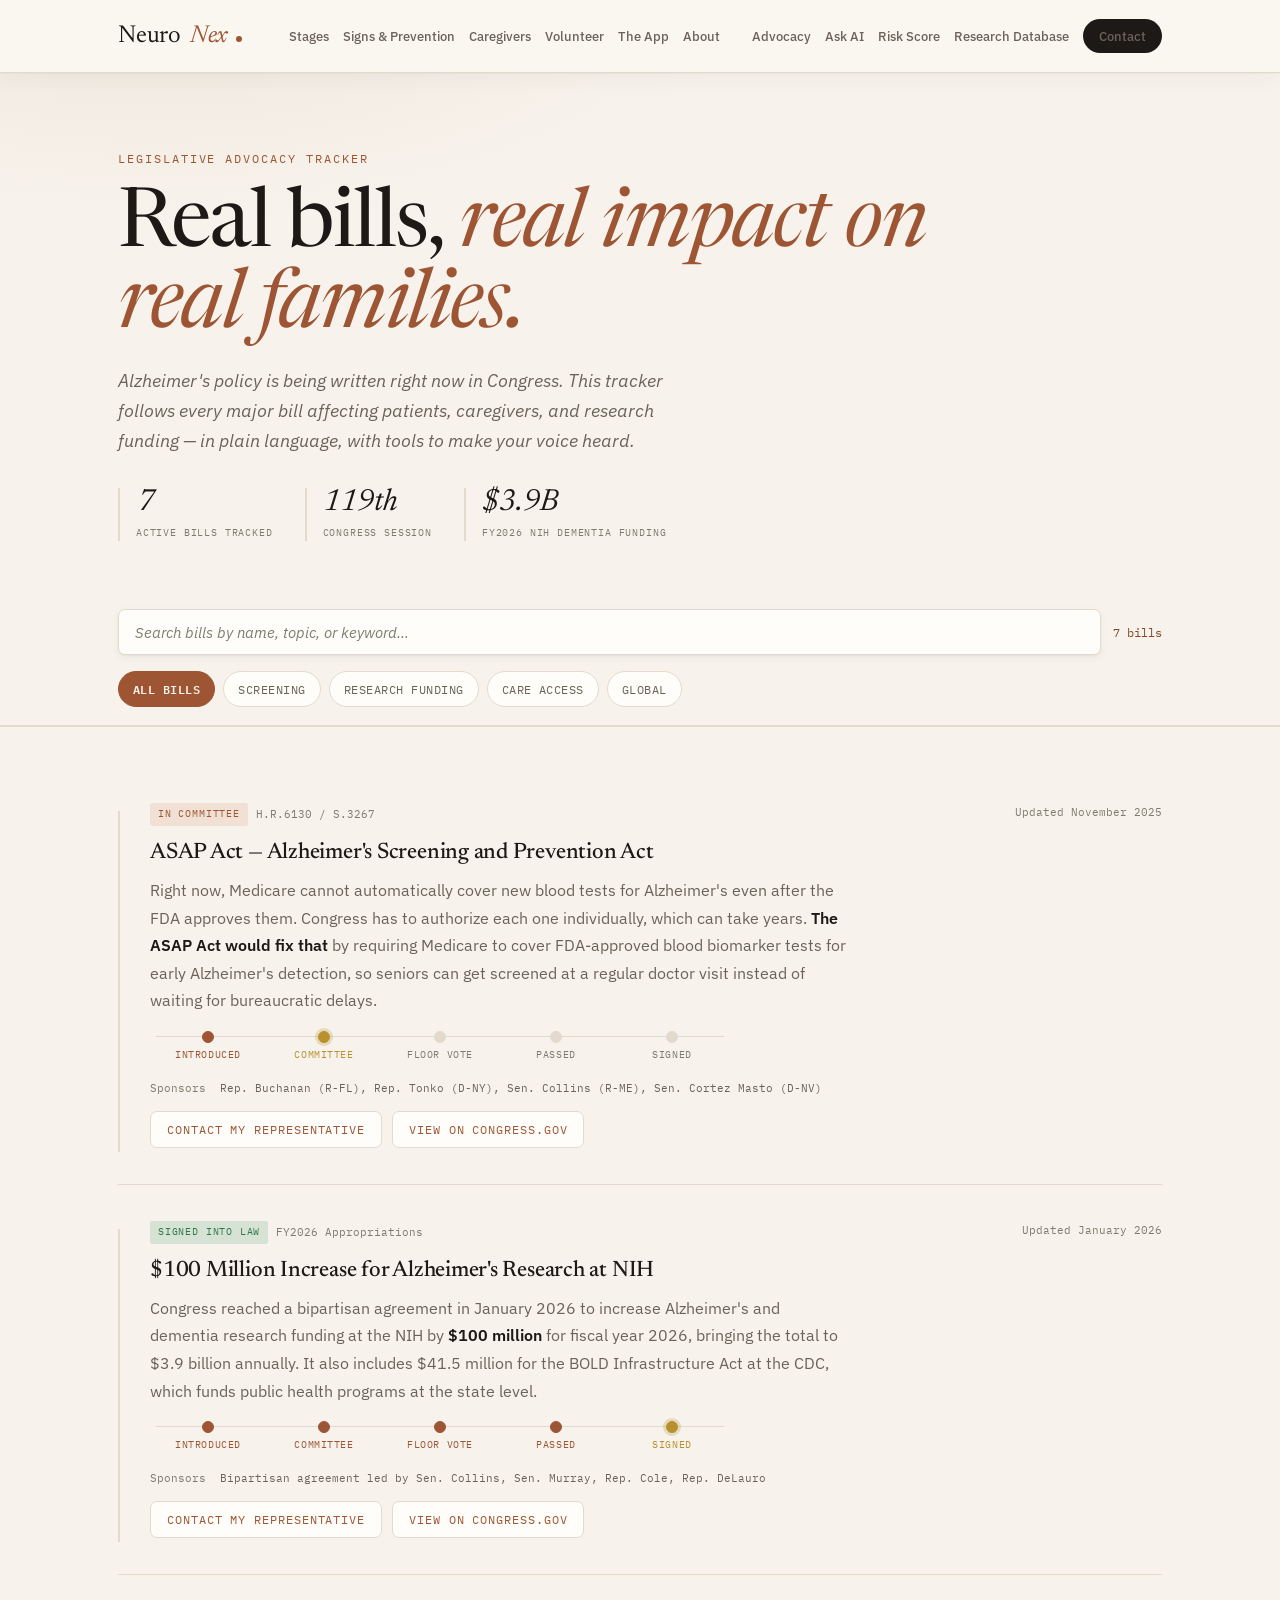
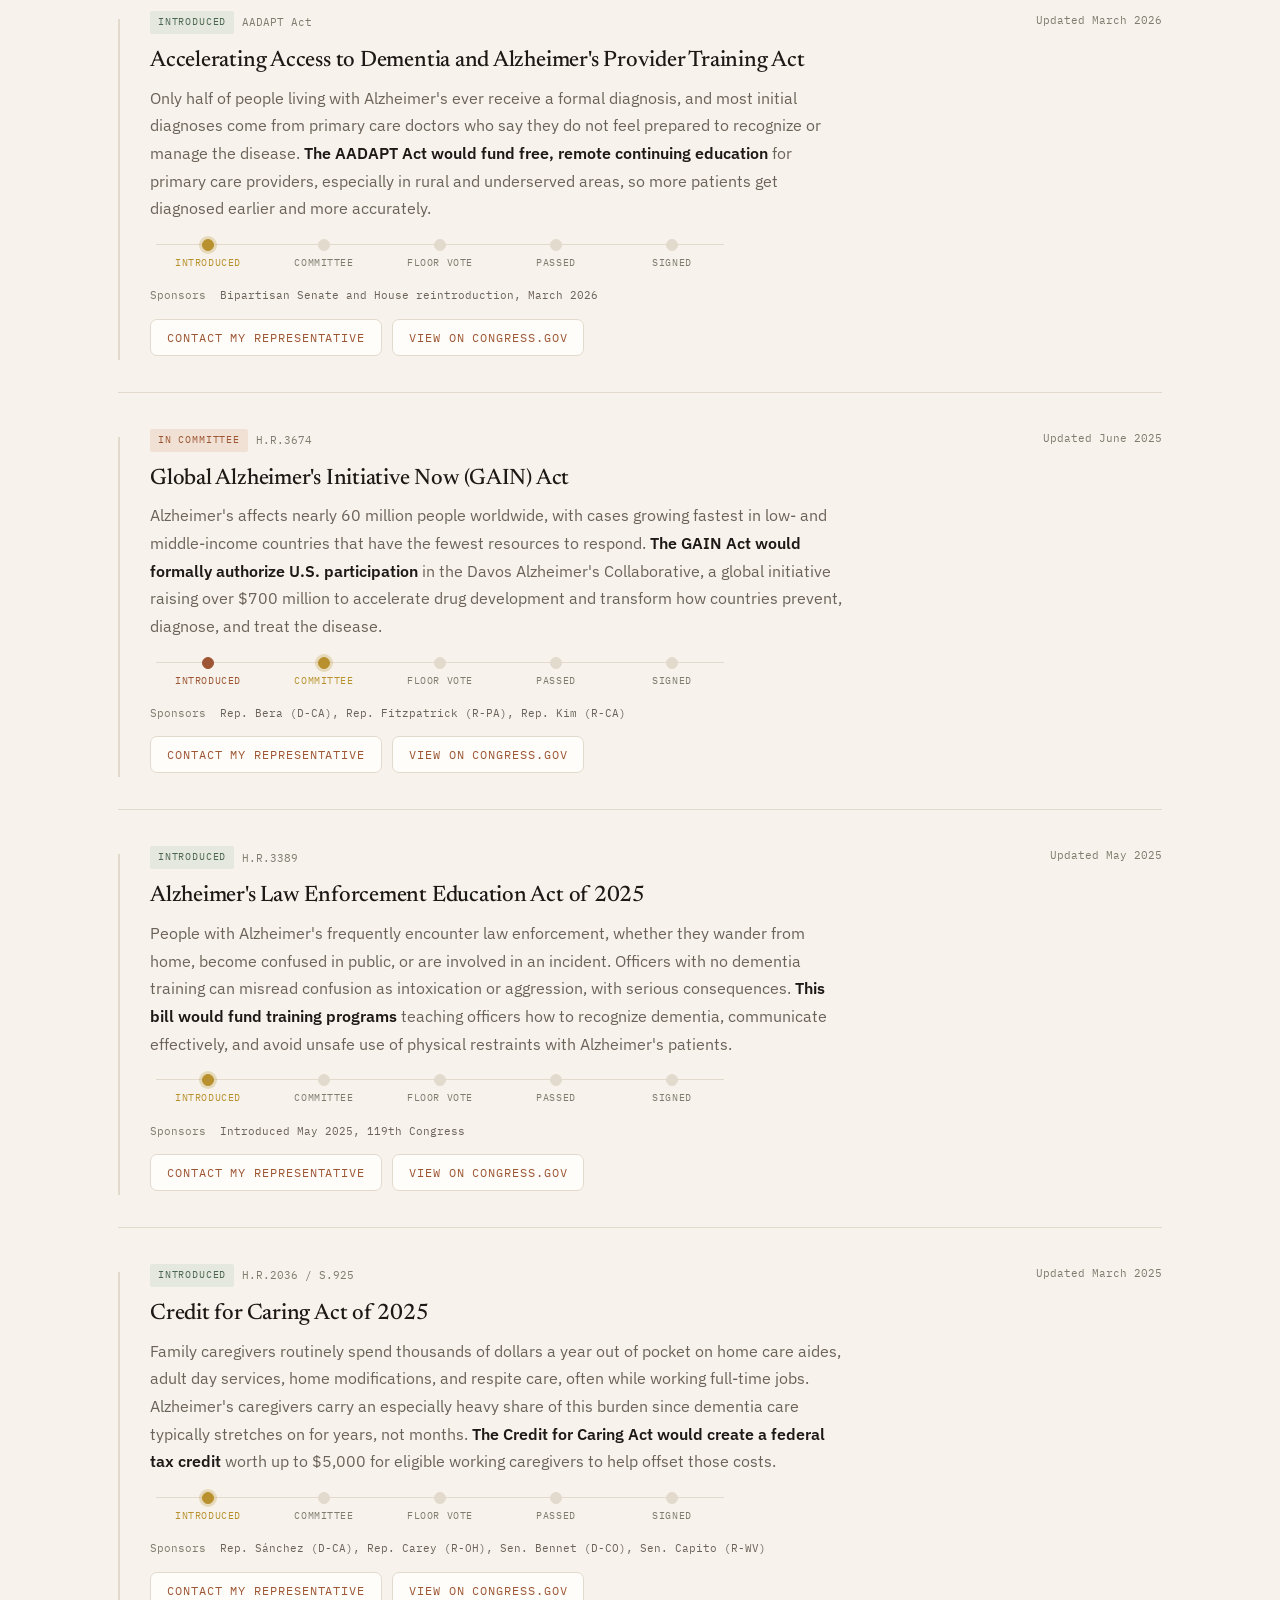
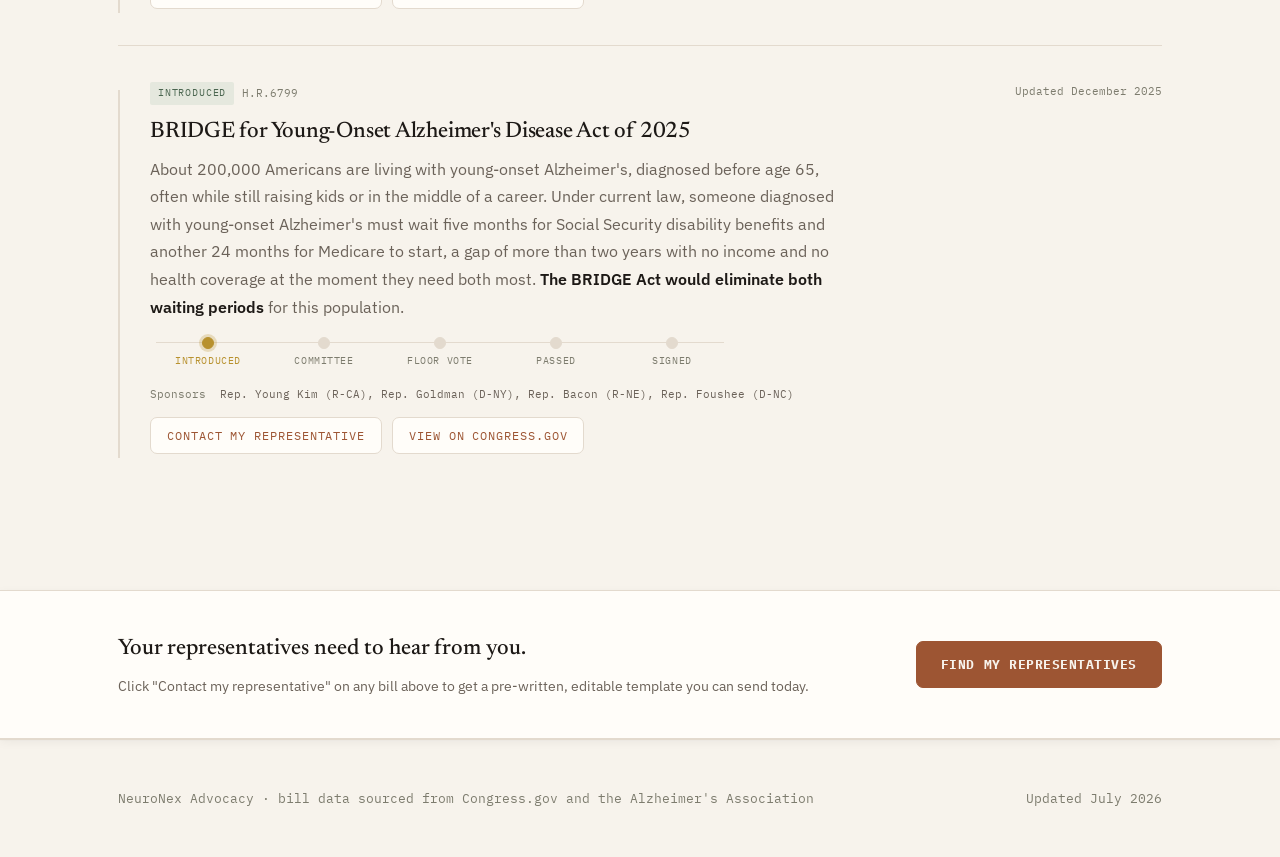
<file: advocacy.html>
<!DOCTYPE html>
<html lang="en">
<head>
<meta charset="UTF-8">
<meta name="viewport" content="width=device-width, initial-scale=1.0">
<title>NeuroNex — Legislative Advocacy Tracker</title>
<link rel="preconnect" href="https://fonts.googleapis.com">
<link rel="preconnect" href="https://fonts.gstatic.com" crossorigin>
<link href="https://fonts.googleapis.com/css2?family=IBM+Plex+Mono:wght@400;500&family=IBM+Plex+Sans:wght@400;500;600&family=Newsreader:ital,opsz,wght@0,6..72,300..700;1,6..72,300..700&display=swap" rel="stylesheet">
<link rel="stylesheet" href="styles.css?v=10">
</head>
<body>

<nav>
  <div class="wrap">
    <a href="index.html" class="brand">Neuro<span>Nex</span></a>
    <ul class="nav-links">
      <li><a href="index.html#stages">Stages</a></li>
      <li><a href="index.html#signs">Signs &amp; Prevention</a></li>
            <li><a href="index.html#caregivers">Caregivers</a></li>
      <li><a href="index.html#volunteer">Volunteer</a></li>
      <li><a href="index.html#app">The App</a></li>
      <li><a href="index.html#about">About</a></li>
      <li><span class="nav-divider"></span></li>
      <li><a href="advocacy.html">Advocacy</a></li>
      <li><a href="ai.html">Ask AI</a></li>
      <li><a href="risk-explorer.html">Risk Score</a></li>
      <li><a href="research-database.html">Research Database</a></li>
      <li><a href="contact.html" class="nav-cta">Contact</a></li>
    </ul>
    <button class="hamburger" id="hamburgerBtn" aria-label="Toggle menu" aria-expanded="false" aria-controls="mobileMenu">
      <span></span><span></span><span></span>
    </button>
  </div>
  <div class="mobile-menu" id="mobileMenu">
    <a href="index.html#stages">Stages</a>
    <a href="index.html#signs">Signs &amp; Prevention</a>
        <a href="index.html#caregivers">Caregivers</a>
    <a href="index.html#volunteer">Volunteer</a>
    <a href="index.html#app">The App</a>
    <a href="index.html#about">About</a>
    <a href="advocacy.html">Advocacy</a>
    <a href="ai.html">Ask AI</a>
    <a href="risk-explorer.html">Risk Score</a>
    <a href="research-database.html">Research Database</a>
    <a href="contact.html">Contact</a>
  </div>
</nav>

<header class="hero">
  <div class="wrap">
    <div class="eyebrow">Legislative Advocacy Tracker</div>
    <h1>Real bills, <em>real impact on real families.</em></h1>
    <p class="hero-sub">Alzheimer's policy is being written right now in Congress. This tracker follows every major bill affecting patients, caregivers, and research funding — in plain language, with tools to make your voice heard.</p>
    <div class="hero-stats">
      <div class="hero-stat-mini">
        <div class="num" id="billCount">5</div>
        <div class="label">Active bills tracked</div>
      </div>
      <div class="hero-stat-mini">
        <div class="num">119th</div>
        <div class="label">Congress session</div>
      </div>
      <div class="hero-stat-mini">
        <div class="num">$3.9B</div>
        <div class="label">FY2026 NIH dementia funding</div>
      </div>
    </div>
  </div>
</header>

<div class="controls">
  <div class="wrap">
    <div class="search-row">
      <input id="search" type="text" placeholder="Search bills by name, topic, or keyword…">
      <div class="count" id="resultCount">5 bills</div>
    </div>
    <div class="filters" id="filterBar">
      <button class="filter-btn active" data-filter="all">All Bills</button>
      <button class="filter-btn" data-filter="screening">Screening</button>
      <button class="filter-btn" data-filter="funding">Research Funding</button>
      <button class="filter-btn" data-filter="care">Care Access</button>
      <button class="filter-btn" data-filter="global">Global</button>
    </div>
  </div>
</div>

<section class="db-section">
  <div class="wrap">
    <div class="bill-list" id="billList"></div>
    <div class="empty-state" id="emptyState">No bills match your search. Try a different term or clear the filter.</div>
  </div>
</section>

<div class="cta-banner" id="contact-reps">
  <div class="wrap cta-inner">
    <div class="cta-text">
      <h3>Your representatives need to hear from you.</h3>
      <p>Click "Contact my representative" on any bill above to get a pre-written, editable template you can send today.</p>
    </div>
    <a href="https://www.congress.gov/members/find-your-member" target="_blank" class="btn">Find my representatives</a>
  </div>
</div>

<footer>
  <div class="wrap">
    <div>NeuroNex Advocacy · bill data sourced from Congress.gov and the Alzheimer's Association</div>
    <div>Updated July 2026</div>
  </div>
</footer>

<!-- EMAIL TEMPLATE MODAL -->
<div class="modal-overlay" id="modalOverlay">
  <div class="modal">
    <button class="modal-close" id="modalClose" aria-label="Close">&times;</button>
    <div class="modal-label">Advocacy Template</div>
    <h3 id="modalTitle"></h3>
    <p>Copy the template below, paste it into an email or your representative's contact form, and personalize it with your name and any personal connection to Alzheimer's disease.</p>
    <div class="template-box" id="modalTemplate"></div>
    <div class="modal-actions">
      <button class="btn" id="copyBtn">Copy template</button>
      <a href="https://www.congress.gov/members/find-your-member" target="_blank" class="act-btn">Find my rep</a>
    </div>
    <div class="copy-confirm" id="copyConfirm">Copied to clipboard.</div>
    <div class="modal-note">Tip: personalizing the template with your own story makes letters significantly more effective. Representatives' offices track constituent contact volume on individual bills.</div>
  </div>
</div>

<script src="nav.js"></script>
<script src="advocacy.js?v=2"></script>

<script data-goatcounter="https://neuronex.goatcounter.com/count" async src="https://gc.zgo.at/count.js"></script>
</body>
</html>
</file>
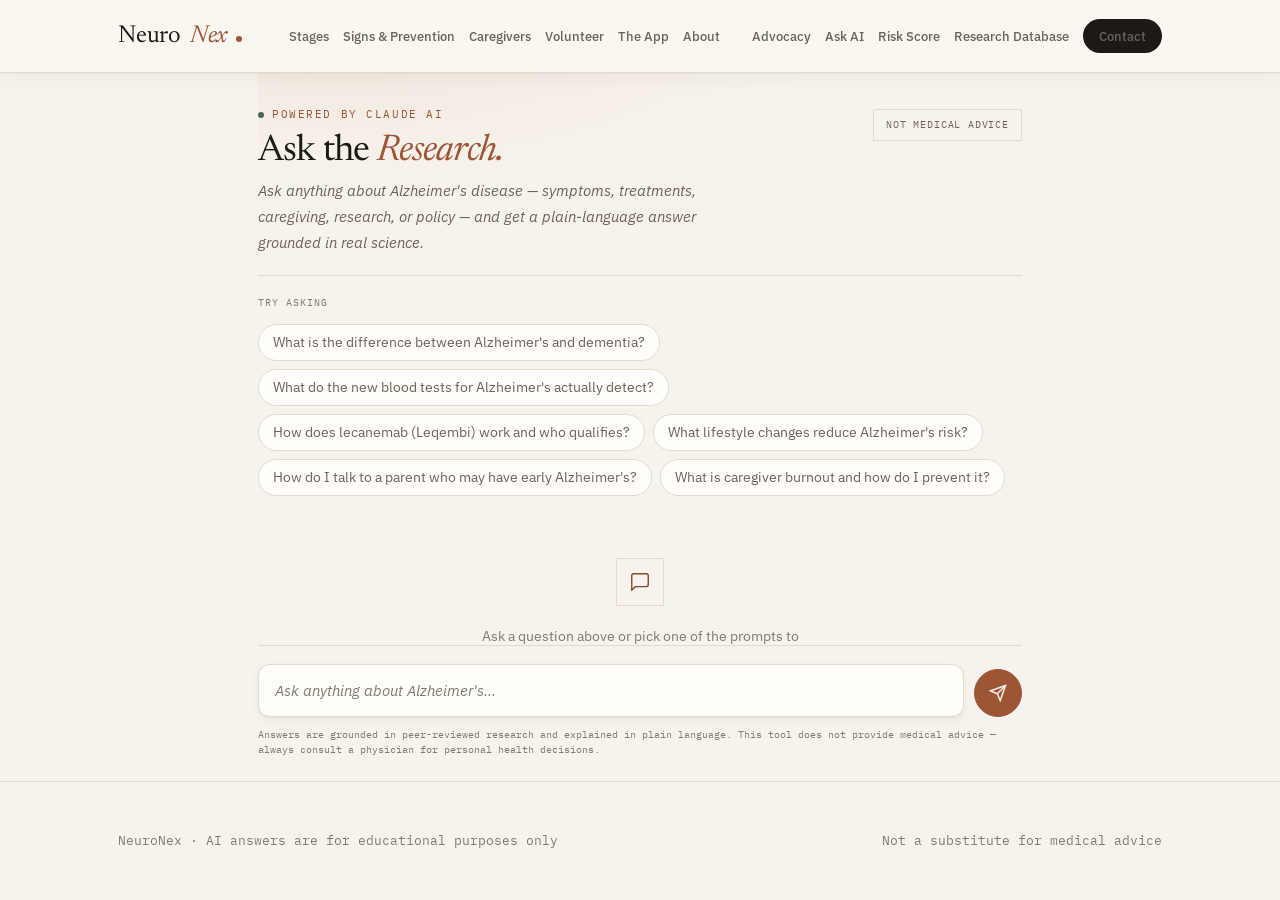
<file: ai.html>
<!DOCTYPE html>
<html lang="en">
<head>
<meta charset="UTF-8">
<meta name="viewport" content="width=device-width, initial-scale=1.0">
<title>NeuroNex — Ask the Research</title>
<link rel="preconnect" href="https://fonts.googleapis.com">
<link rel="preconnect" href="https://fonts.gstatic.com" crossorigin>
<link href="https://fonts.googleapis.com/css2?family=IBM+Plex+Mono:wght@400;500&family=IBM+Plex+Sans:wght@400;500;600&family=Newsreader:ital,opsz,wght@0,6..72,300..700;1,6..72,300..700&display=swap" rel="stylesheet">
<link rel="stylesheet" href="styles.css?v=10">
</head>
<body class="chat-body">

<nav>
  <div class="wrap">
    <a href="index.html" class="brand">Neuro<span>Nex</span></a>
    <ul class="nav-links">
      <li><a href="index.html#stages">Stages</a></li>
      <li><a href="index.html#signs">Signs &amp; Prevention</a></li>
            <li><a href="index.html#caregivers">Caregivers</a></li>
      <li><a href="index.html#volunteer">Volunteer</a></li>
      <li><a href="index.html#app">The App</a></li>
      <li><a href="index.html#about">About</a></li>
      <li><span class="nav-divider"></span></li>
      <li><a href="advocacy.html">Advocacy</a></li>
      <li><a href="ai.html">Ask AI</a></li>
      <li><a href="risk-explorer.html">Risk Score</a></li>
      <li><a href="research-database.html">Research Database</a></li>
      <li><a href="contact.html" class="nav-cta">Contact</a></li>
    </ul>
    <button class="hamburger" id="hamburgerBtn" aria-label="Toggle menu" aria-expanded="false" aria-controls="mobileMenu">
      <span></span><span></span><span></span>
    </button>
  </div>
  <div class="mobile-menu" id="mobileMenu">
    <a href="index.html#stages">Stages</a>
    <a href="index.html#signs">Signs &amp; Prevention</a>
        <a href="index.html#caregivers">Caregivers</a>
    <a href="index.html#volunteer">Volunteer</a>
    <a href="index.html#app">The App</a>
    <a href="index.html#about">About</a>
    <a href="advocacy.html">Advocacy</a>
    <a href="ai.html">Ask AI</a>
    <a href="risk-explorer.html">Risk Score</a>
    <a href="research-database.html">Research Database</a>
    <a href="contact.html">Contact</a>
  </div>
</nav>

<div class="chat-page">
  <div class="chat-head">
    <div class="chat-head-top">
      <div>
        <div class="pulse-row"><div class="pulse-dot"></div>Powered by Claude AI</div>
        <h1>Ask the <em>Research.</em></h1>
        <p class="hero-sub">Ask anything about Alzheimer's disease — symptoms, treatments, caregiving, research, or policy — and get a plain-language answer grounded in real science.</p>
      </div>
      <div class="disclaimer-pill">Not medical advice</div>
    </div>
  </div>

  <div class="suggestions" id="suggestionsArea">
    <div class="sug-label">Try asking</div>
    <div class="sug-chips">
      <button class="chip" data-q="What is the difference between Alzheimer's and dementia?">What is the difference between Alzheimer's and dementia?</button>
      <button class="chip" data-q="What do the new blood tests for Alzheimer's actually detect?">What do the new blood tests for Alzheimer's actually detect?</button>
      <button class="chip" data-q="How does lecanemab (Leqembi) work and who qualifies?">How does lecanemab (Leqembi) work and who qualifies?</button>
      <button class="chip" data-q="What lifestyle changes reduce Alzheimer's risk?">What lifestyle changes reduce Alzheimer's risk?</button>
      <button class="chip" data-q="How do I talk to a parent who may have early Alzheimer's?">How do I talk to a parent who may have early Alzheimer's?</button>
      <button class="chip" data-q="What is caregiver burnout and how do I prevent it?">What is caregiver burnout and how do I prevent it?</button>
    </div>
  </div>

  <div class="chat-area" id="chatArea">
    <div class="chat-empty" id="emptyState">
      <div class="chat-empty-icon">
        <svg viewBox="0 0 24 24"><path d="M21 15a2 2 0 0 1-2 2H7l-4 4V5a2 2 0 0 1 2-2h14a2 2 0 0 1 2 2z" stroke-linecap="round" stroke-linejoin="round"/></svg>
      </div>
      <p>Ask a question above or pick one of the prompts to get started.</p>
    </div>
  </div>

  <div class="chat-input-area">
    <div class="chat-input-wrap">
      <textarea id="userInput" placeholder="Ask anything about Alzheimer's..." rows="1"></textarea>
      <button class="send-btn" id="sendBtn" aria-label="Send">
        <svg viewBox="0 0 24 24"><line x1="22" y1="2" x2="11" y2="13"/><polygon points="22 2 15 22 11 13 2 9 22 2"/></svg>
      </button>
    </div>
    <div class="input-note">Answers are grounded in peer-reviewed research and explained in plain language. This tool does not provide medical advice — always consult a physician for personal health decisions.</div>
  </div>
</div>

<footer>
  <div class="wrap">
    <div>NeuroNex · AI answers are for educational purposes only</div>
    <div>Not a substitute for medical advice</div>
  </div>
</footer>

<script src="nav.js"></script>
<script src="ai.js"></script>

<script data-goatcounter="https://neuronex.goatcounter.com/count" async src="https://gc.zgo.at/count.js"></script>
</body>
</html>
</file>
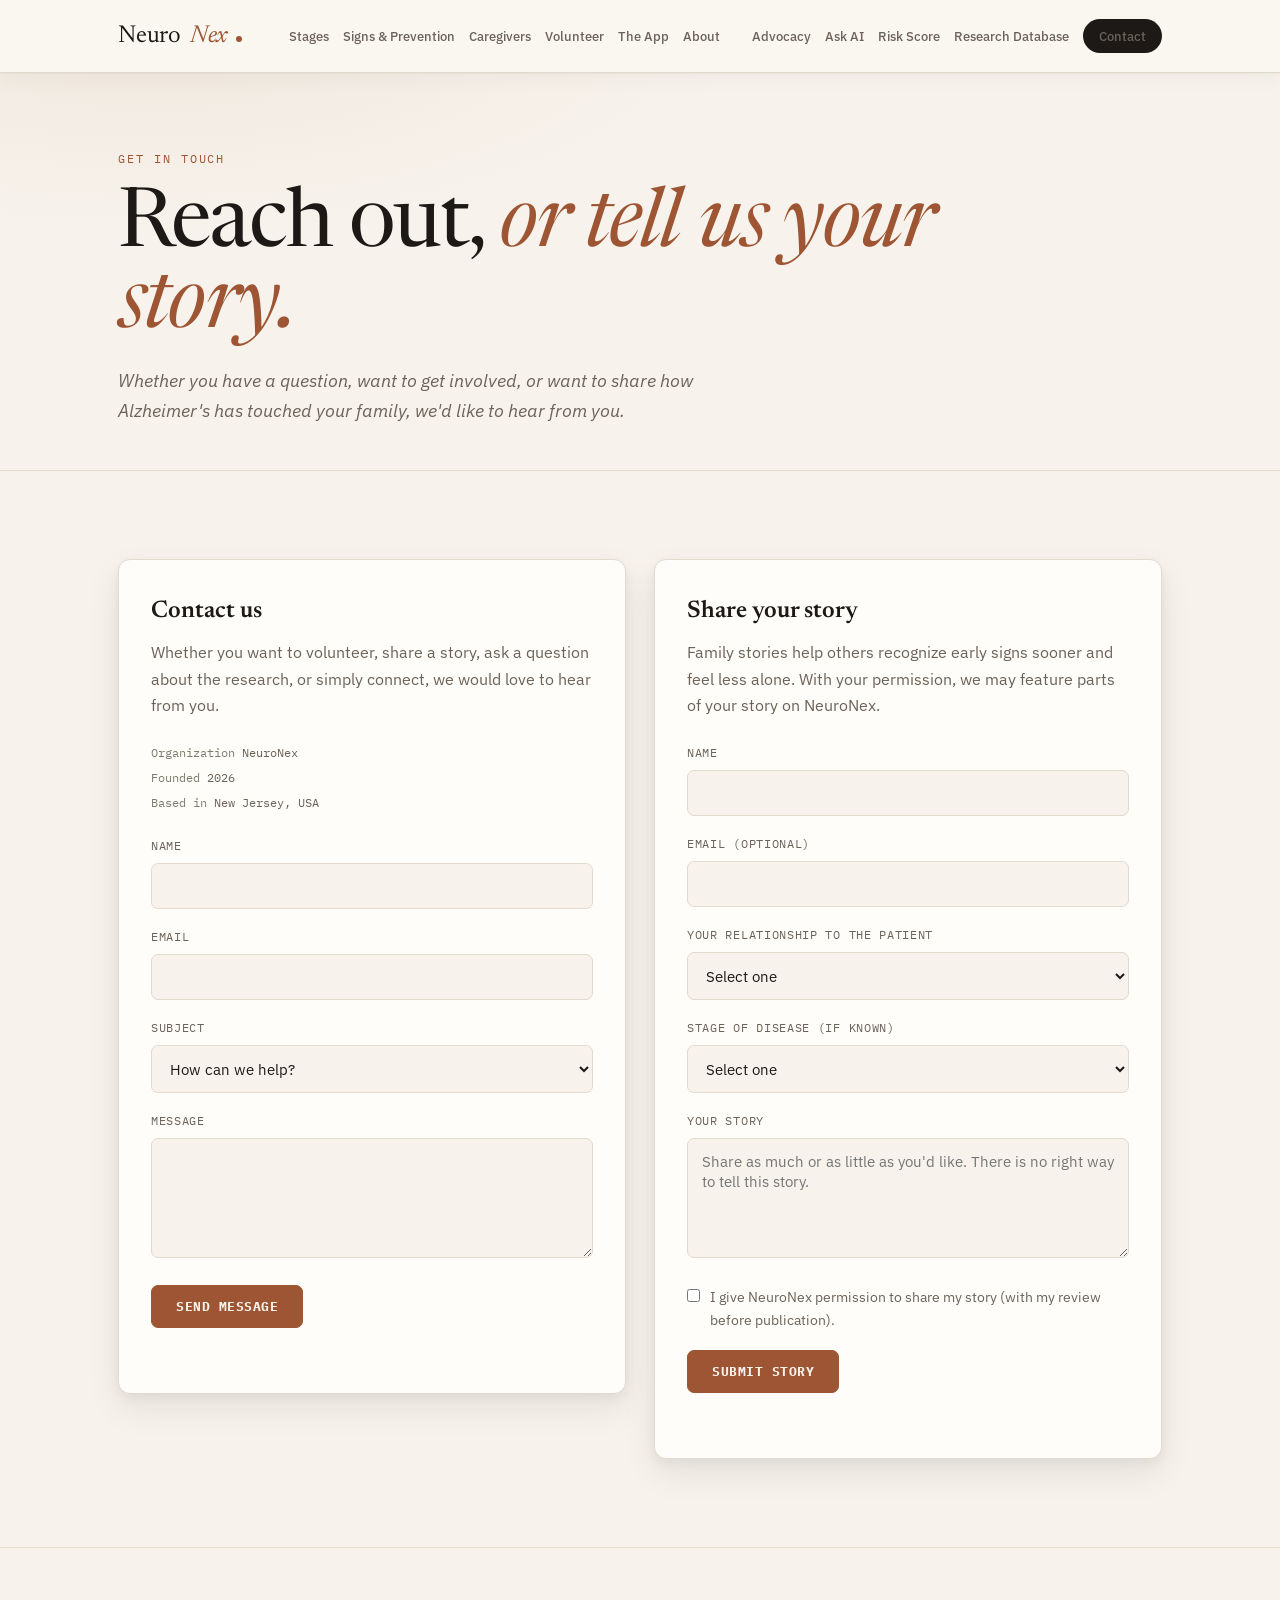
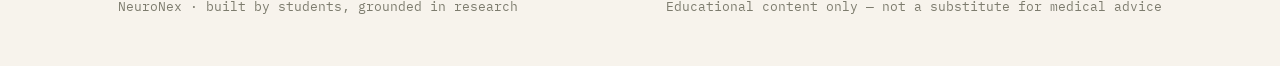
<file: contact.html>
<!DOCTYPE html>
<html lang="en">
<head>
<meta charset="UTF-8">
<meta name="viewport" content="width=device-width, initial-scale=1.0">
<title>NeuroNex — Contact &amp; Share Your Story</title>
<link rel="preconnect" href="https://fonts.googleapis.com">
<link rel="preconnect" href="https://fonts.gstatic.com" crossorigin>
<link href="https://fonts.googleapis.com/css2?family=IBM+Plex+Mono:wght@400;500&family=IBM+Plex+Sans:wght@400;500;600&family=Newsreader:ital,opsz,wght@0,6..72,300..700;1,6..72,300..700&display=swap" rel="stylesheet">
<link rel="stylesheet" href="styles.css?v=10">
</head>
<body>

<nav>
  <div class="wrap">
    <a href="index.html" class="brand">Neuro<span>Nex</span></a>
    <ul class="nav-links">
      <li><a href="index.html#stages">Stages</a></li>
      <li><a href="index.html#signs">Signs &amp; Prevention</a></li>
            <li><a href="index.html#caregivers">Caregivers</a></li>
      <li><a href="index.html#volunteer">Volunteer</a></li>
      <li><a href="index.html#app">The App</a></li>
      <li><a href="index.html#about">About</a></li>
      <li><span class="nav-divider"></span></li>
      <li><a href="advocacy.html">Advocacy</a></li>
      <li><a href="ai.html">Ask AI</a></li>
      <li><a href="risk-explorer.html">Risk Score</a></li>
      <li><a href="research-database.html">Research Database</a></li>
      <li><a href="contact.html" class="nav-cta">Contact</a></li>
    </ul>
    <button class="hamburger" id="hamburgerBtn" aria-label="Toggle menu" aria-expanded="false" aria-controls="mobileMenu">
      <span></span><span></span><span></span>
    </button>
  </div>
  <div class="mobile-menu" id="mobileMenu">
    <a href="index.html#stages">Stages</a>
    <a href="index.html#signs">Signs &amp; Prevention</a>
        <a href="index.html#caregivers">Caregivers</a>
    <a href="index.html#volunteer">Volunteer</a>
    <a href="index.html#app">The App</a>
    <a href="index.html#about">About</a>
    <a href="advocacy.html">Advocacy</a>
    <a href="ai.html">Ask AI</a>
    <a href="risk-explorer.html">Risk Score</a>
    <a href="research-database.html">Research Database</a>
    <a href="contact.html">Contact</a>
  </div>
</nav>

<header class="hero">
  <div class="wrap">
    <div class="eyebrow">Get In Touch</div>
    <h1>Reach out, <em>or tell us your story.</em></h1>
    <p class="hero-sub">Whether you have a question, want to get involved, or want to share how Alzheimer's has touched your family, we'd like to hear from you.</p>
  </div>
</header>

<section>
  <div class="wrap">
    <div class="forms-grid">

      <div class="form-card reveal">
        <h2>Contact us</h2>
        <p class="lede">Whether you want to volunteer, share a story, ask a question about the research, or simply connect, we would love to hear from you.</p>
        <div class="contact-meta">
          <div class="contact-meta-item">Organization <span>NeuroNex</span></div>
          <div class="contact-meta-item">Founded <span>2026</span></div>
          <div class="contact-meta-item">Based in <span>New Jersey, USA</span></div>
        </div>

        <!--
          Replace the placeholder below with your real Formspree endpoint:
          1. Create a free account at https://formspree.io
          2. Create a form and copy its endpoint, e.g. https://formspree.io/f/abcdwxyz
          3. Paste it into the action attribute here.
        -->
        <form action="https://formspree.io/f/maqgapjp" method="POST" data-formspree>
          <input type="text" name="_gotcha" class="hp-field" tabindex="-1" autocomplete="off">
          <input type="hidden" name="_subject" value="New message from NeuroNex contact form">

          <div class="field">
            <label for="contact-name">Name</label>
            <input type="text" id="contact-name" name="name" required>
          </div>
          <div class="field">
            <label for="contact-email">Email</label>
            <input type="email" id="contact-email" name="email" required>
          </div>
          <div class="field">
            <label for="contact-subject">Subject</label>
            <select id="contact-subject" name="subject" required>
              <option value="" disabled selected>How can we help?</option>
              <option>Volunteer inquiry</option>
              <option>Donation</option>
              <option>App support</option>
              <option>Research question</option>
              <option>Media or press</option>
              <option>Other</option>
            </select>
          </div>
          <div class="field">
            <label for="contact-message">Message</label>
            <textarea id="contact-message" name="message" required></textarea>
          </div>

          <button type="submit" class="btn">Send message</button>
          <div class="form-status" role="status"></div>
        </form>
      </div>

      <div class="form-card reveal" id="story">
        <h2>Share your story</h2>
        <p class="lede">Family stories help others recognize early signs sooner and feel less alone. With your permission, we may feature parts of your story on NeuroNex.</p>

        <!--
          Replace the placeholder below with your real Formspree endpoint (can be a
          second form on the same Formspree account, kept separate from the contact form).
        -->
        <form action="https://formspree.io/f/xykqlnjo" method="POST" data-formspree>
          <input type="text" name="_gotcha" class="hp-field" tabindex="-1" autocomplete="off">
          <input type="hidden" name="_subject" value="New story submission from NeuroNex">

          <div class="field">
            <label for="story-name">Name</label>
            <input type="text" id="story-name" name="name" required>
          </div>
          <div class="field">
            <label for="story-email">Email (optional)</label>
            <input type="email" id="story-email" name="email">
          </div>
          <div class="field">
            <label for="story-relationship">Your relationship to the patient</label>
            <select id="story-relationship" name="relationship">
              <option value="" disabled selected>Select one</option>
              <option>Spouse or partner</option>
              <option>Adult child</option>
              <option>Sibling</option>
              <option>Friend or neighbor</option>
              <option>Professional caregiver</option>
              <option>Other</option>
            </select>
          </div>
          <div class="field">
            <label for="story-stage">Stage of disease (if known)</label>
            <select id="story-stage" name="disease_stage">
              <option value="" disabled selected>Select one</option>
              <option>Early / Mild</option>
              <option>Middle / Moderate</option>
              <option>Late / Severe</option>
              <option>Not sure / Prefer not to say</option>
            </select>
          </div>
          <div class="field">
            <label for="story-text">Your story</label>
            <textarea id="story-text" name="story" required placeholder="Share as much or as little as you'd like. There is no right way to tell this story."></textarea>
          </div>
          <div class="field field-checkbox">
            <input type="checkbox" id="story-permission" name="permission_to_feature" value="yes">
            <label for="story-permission">I give NeuroNex permission to share my story (with my review before publication).</label>
          </div>

          <button type="submit" class="btn">Submit story</button>
          <div class="form-status" role="status"></div>
        </form>
      </div>

    </div>
  </div>
</section>

<footer>
  <div class="wrap">
    <div>NeuroNex · built by students, grounded in research</div>
    <div>Educational content only — not a substitute for medical advice</div>
  </div>
</footer>

<script src="nav.js"></script>
<script src="forms.js"></script>
<script>
  const revealEls = document.querySelectorAll('.reveal');
  const obs = new IntersectionObserver((entries) => {
    entries.forEach(e => { if(e.isIntersecting) e.target.classList.add('in'); });
  }, { threshold: 0.1 });
  revealEls.forEach(el => obs.observe(el));
</script>

<script data-goatcounter="https://neuronex.goatcounter.com/count" async src="https://gc.zgo.at/count.js"></script>
</body>
</html>
</file>
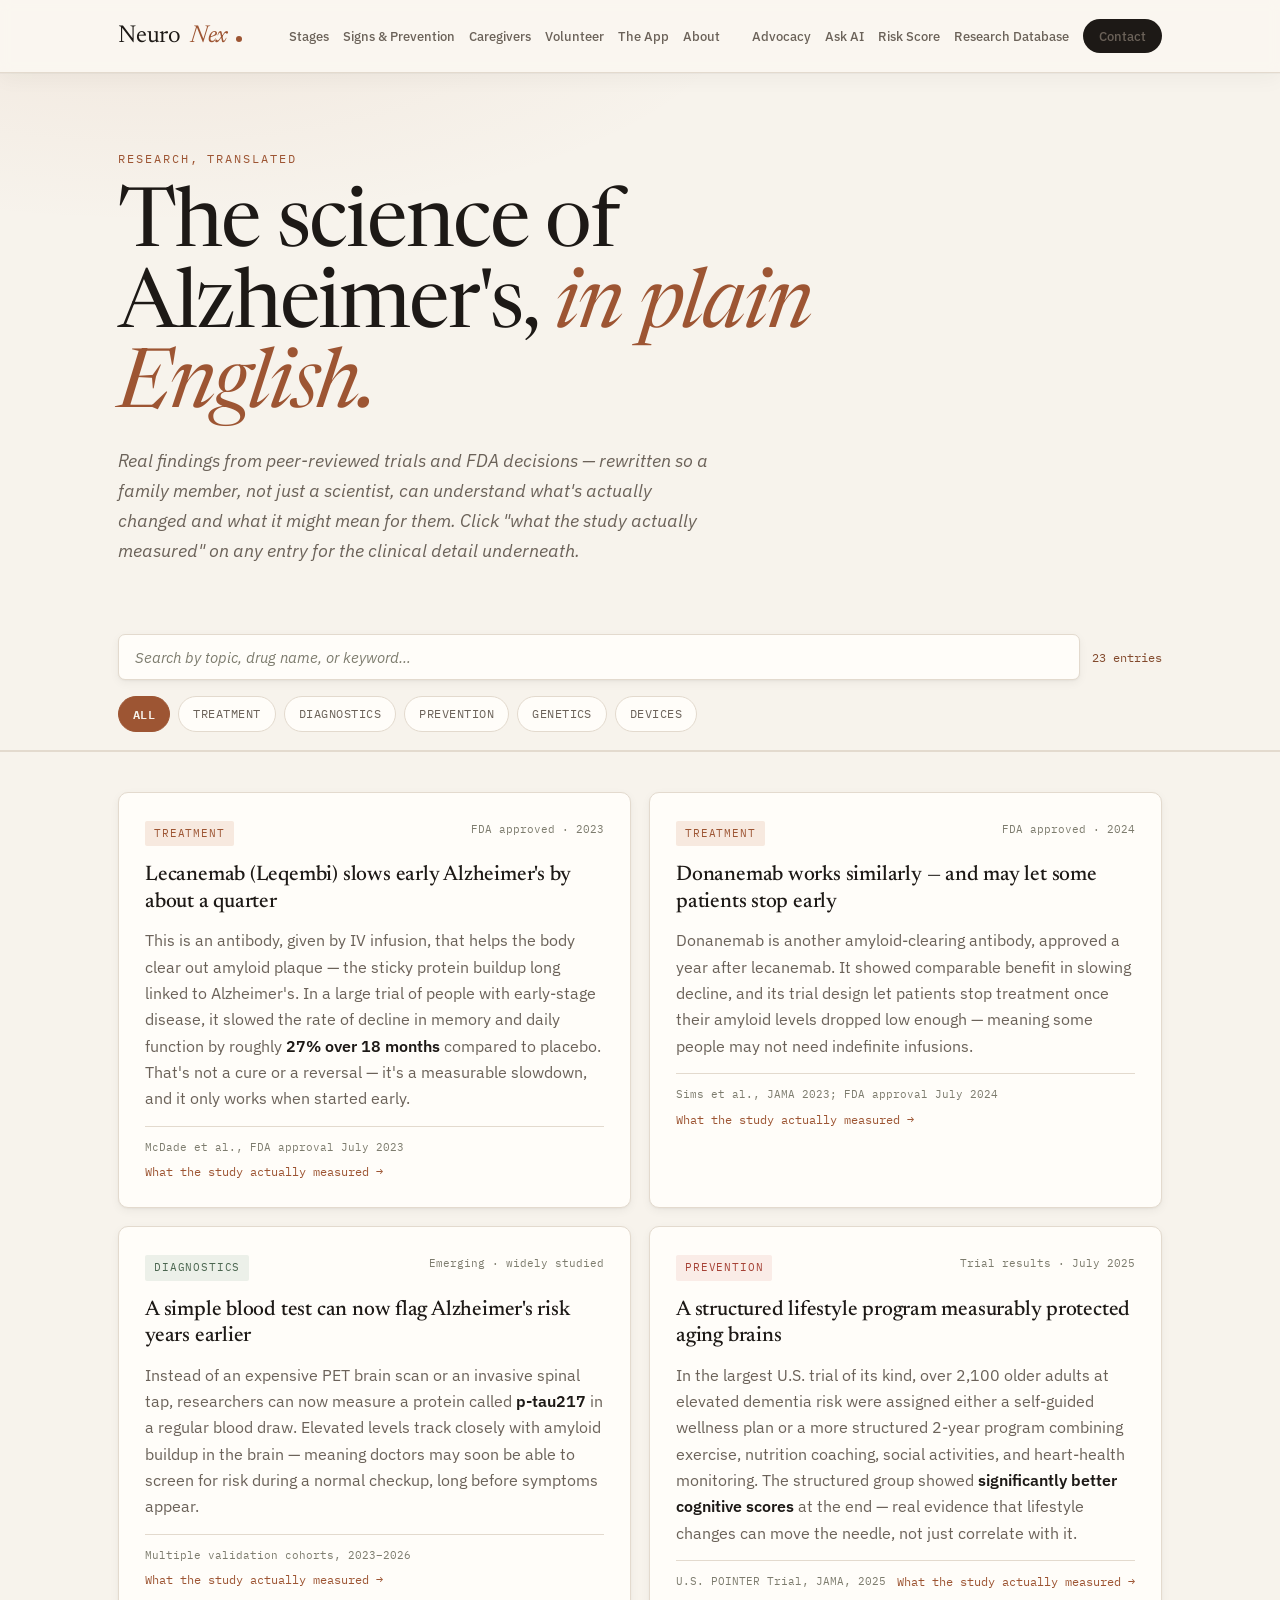
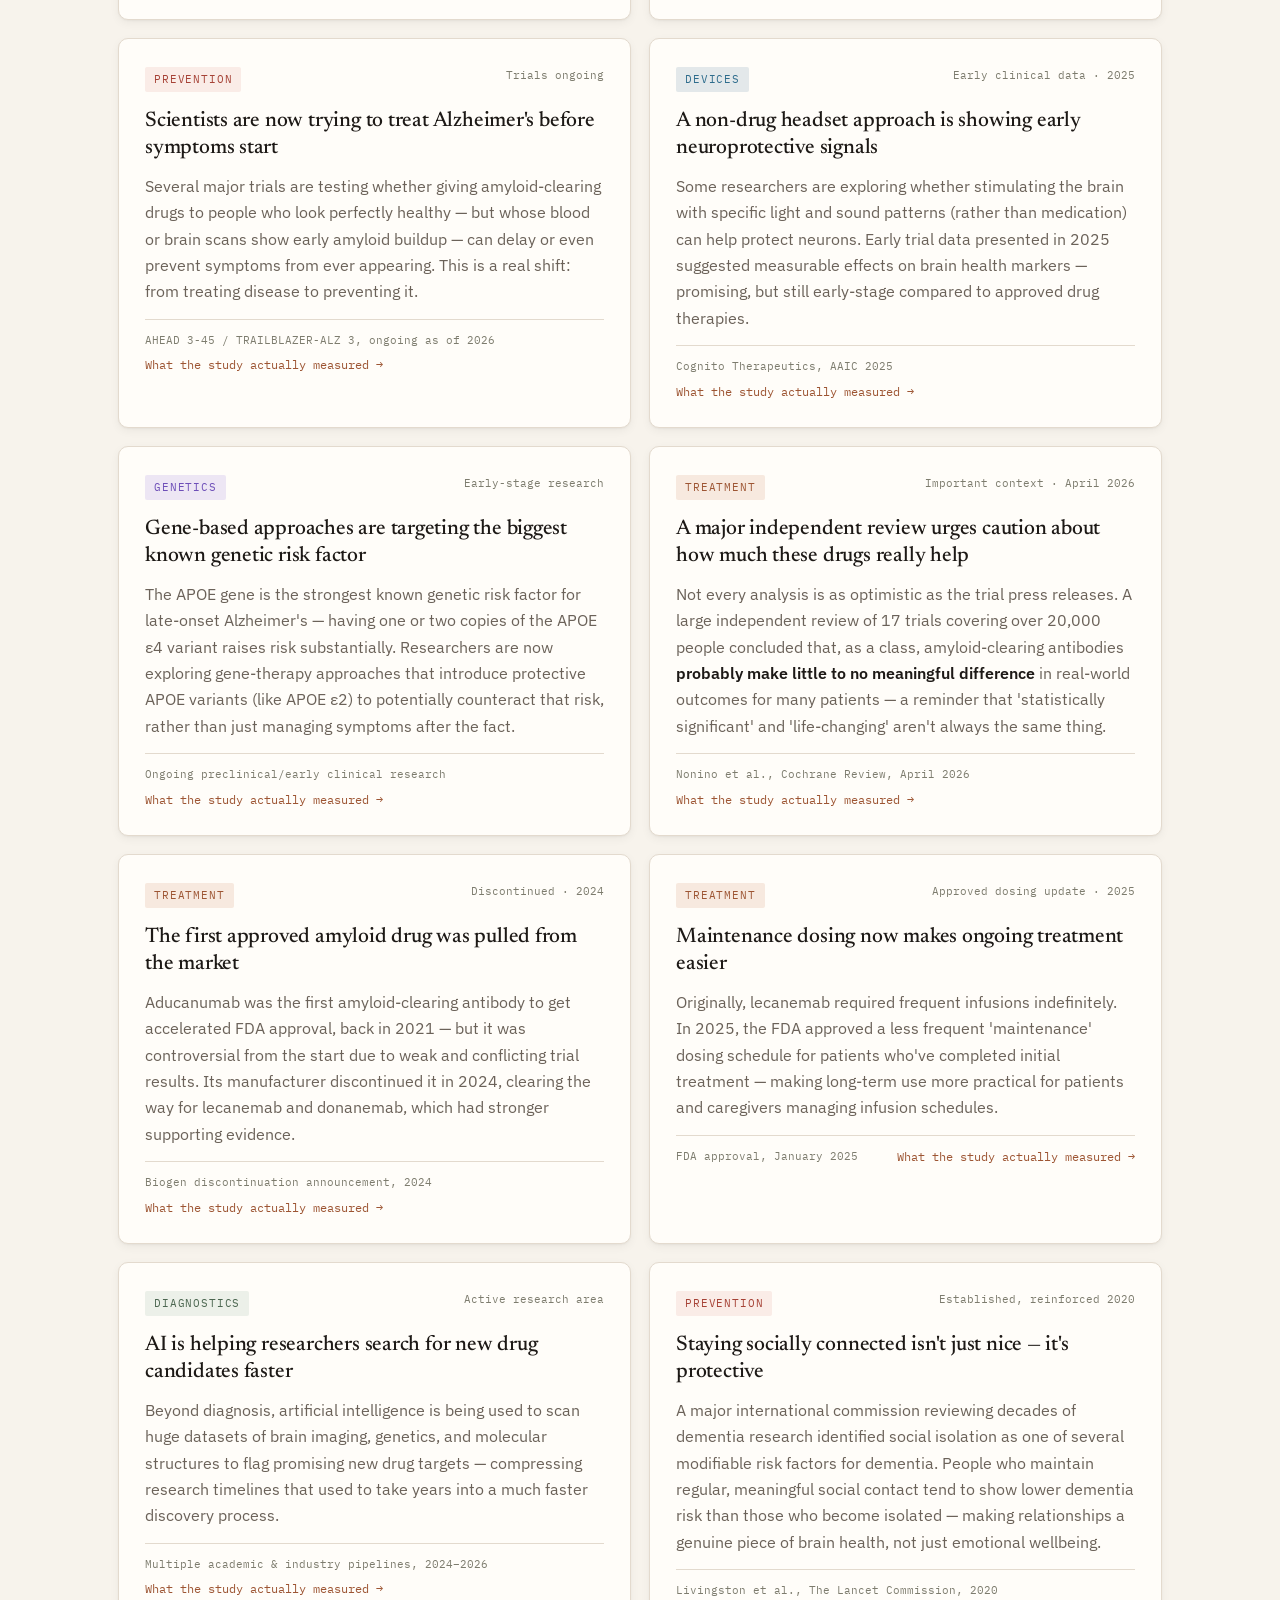
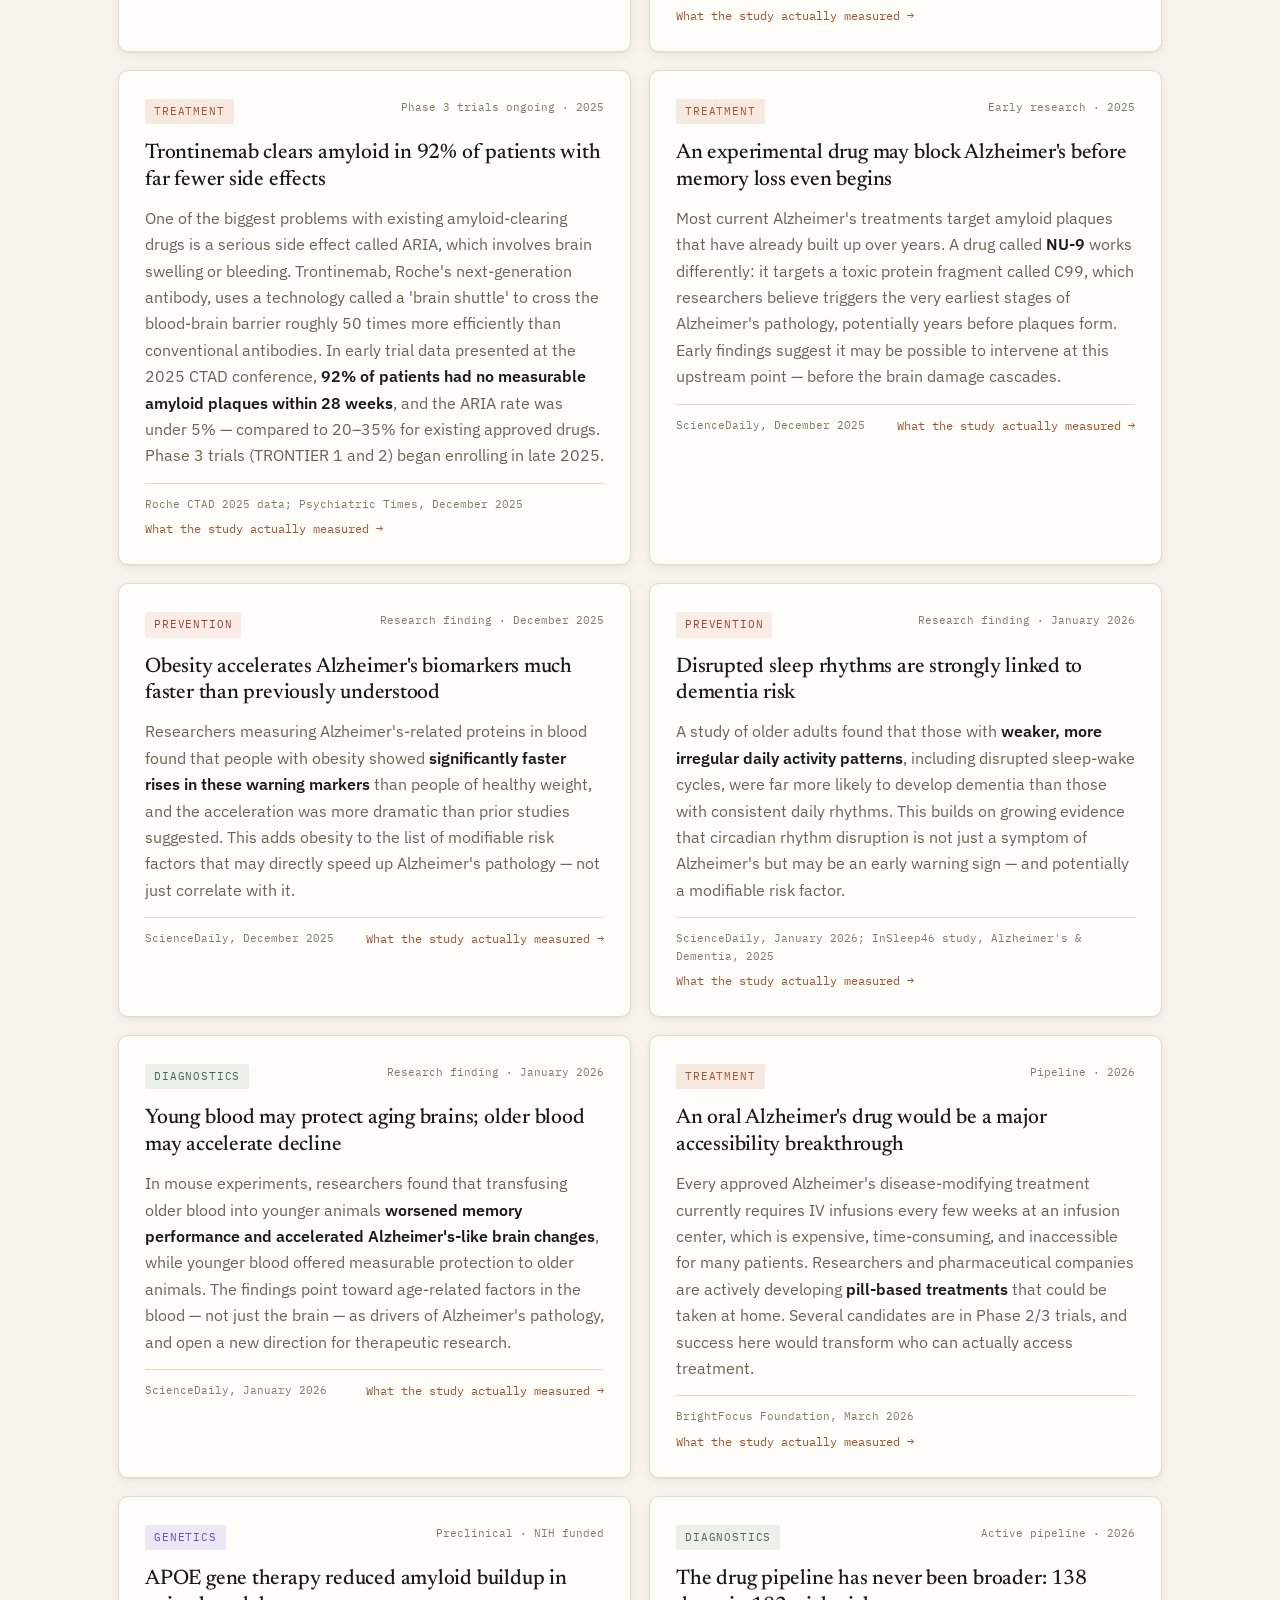
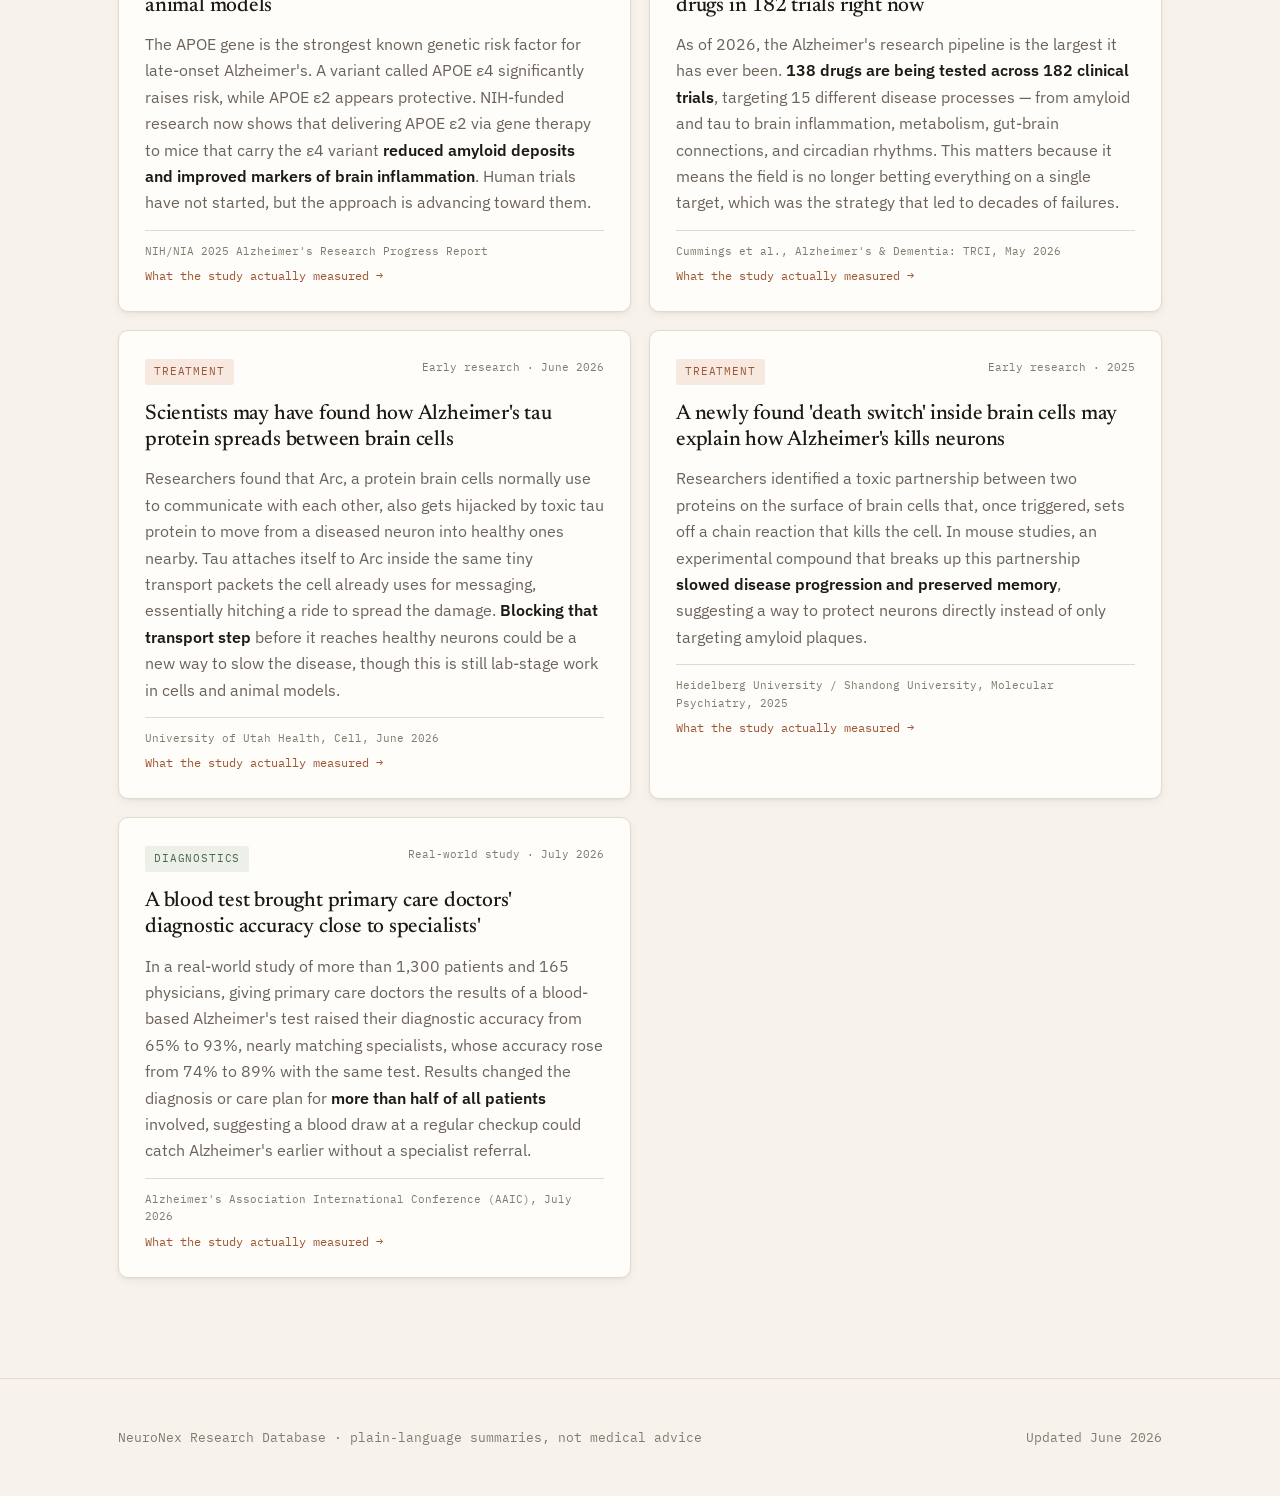
<file: research-database.html>
<!DOCTYPE html>
<html lang="en">
<head>
<meta charset="UTF-8">
<meta name="viewport" content="width=device-width, initial-scale=1.0">
<title>NeuroNex — Research, Translated</title>
<link rel="preconnect" href="https://fonts.googleapis.com">
<link rel="preconnect" href="https://fonts.gstatic.com" crossorigin>
<link href="https://fonts.googleapis.com/css2?family=IBM+Plex+Mono:wght@400;500&family=IBM+Plex+Sans:wght@400;500;600&family=Newsreader:ital,opsz,wght@0,6..72,300..700;1,6..72,300..700&display=swap" rel="stylesheet">
<link rel="stylesheet" href="styles.css?v=10">
</head>
<body>

<nav>
  <div class="wrap">
    <a href="index.html" class="brand">Neuro<span>Nex</span></a>
    <ul class="nav-links">
      <li><a href="index.html#stages">Stages</a></li>
      <li><a href="index.html#signs">Signs &amp; Prevention</a></li>
            <li><a href="index.html#caregivers">Caregivers</a></li>
      <li><a href="index.html#volunteer">Volunteer</a></li>
      <li><a href="index.html#app">The App</a></li>
      <li><a href="index.html#about">About</a></li>
      <li><span class="nav-divider"></span></li>
      <li><a href="advocacy.html">Advocacy</a></li>
      <li><a href="ai.html">Ask AI</a></li>
      <li><a href="risk-explorer.html">Risk Score</a></li>
      <li><a href="research-database.html">Research Database</a></li>
      <li><a href="contact.html" class="nav-cta">Contact</a></li>
    </ul>
    <button class="hamburger" id="hamburgerBtn" aria-label="Toggle menu" aria-expanded="false" aria-controls="mobileMenu">
      <span></span><span></span><span></span>
    </button>
  </div>
  <div class="mobile-menu" id="mobileMenu">
    <a href="index.html#stages">Stages</a>
    <a href="index.html#signs">Signs &amp; Prevention</a>
        <a href="index.html#caregivers">Caregivers</a>
    <a href="index.html#volunteer">Volunteer</a>
    <a href="index.html#app">The App</a>
    <a href="index.html#about">About</a>
    <a href="advocacy.html">Advocacy</a>
    <a href="ai.html">Ask AI</a>
    <a href="risk-explorer.html">Risk Score</a>
    <a href="research-database.html">Research Database</a>
    <a href="contact.html">Contact</a>
  </div>
</nav>

<header class="hero" id="top">
  <div class="wrap">
    <div class="eyebrow">Research, Translated</div>
    <h1>The science of Alzheimer's, <em>in plain English.</em></h1>
    <p class="hero-sub">Real findings from peer-reviewed trials and FDA decisions — rewritten so a family member, not just a scientist, can understand what's actually changed and what it might mean for them. Click "what the study actually measured" on any entry for the clinical detail underneath.</p>
  </div>
</header>

<div class="controls">
  <div class="wrap">
    <div class="search-row">
      <input id="search" type="text" placeholder="Search by topic, drug name, or keyword…">
      <div class="count" id="resultCount">12 entries</div>
    </div>
    <div class="filters" id="filterBar">
      <button class="filter-btn active" data-filter="all">All</button>
      <button class="filter-btn" data-filter="treatment">Treatment</button>
      <button class="filter-btn" data-filter="diagnostics">Diagnostics</button>
      <button class="filter-btn" data-filter="prevention">Prevention</button>
      <button class="filter-btn" data-filter="genetics">Genetics</button>
      <button class="filter-btn" data-filter="device">Devices</button>
    </div>
  </div>
</div>

<section class="db-section">
  <div class="wrap">
    <div class="grid" id="grid"></div>
    <div class="empty-state" id="emptyState">No entries match your search. Try a different term or clear the filter.</div>
  </div>
</section>

<footer>
  <div class="wrap">
    <div>NeuroNex Research Database · plain-language summaries, not medical advice</div>
    <div>Updated June 2026</div>
  </div>
</footer>

<script src="nav.js"></script>
<script src="database.js?v=2"></script>

<script data-goatcounter="https://neuronex.goatcounter.com/count" async src="https://gc.zgo.at/count.js"></script>
</body>
</html>
</file>
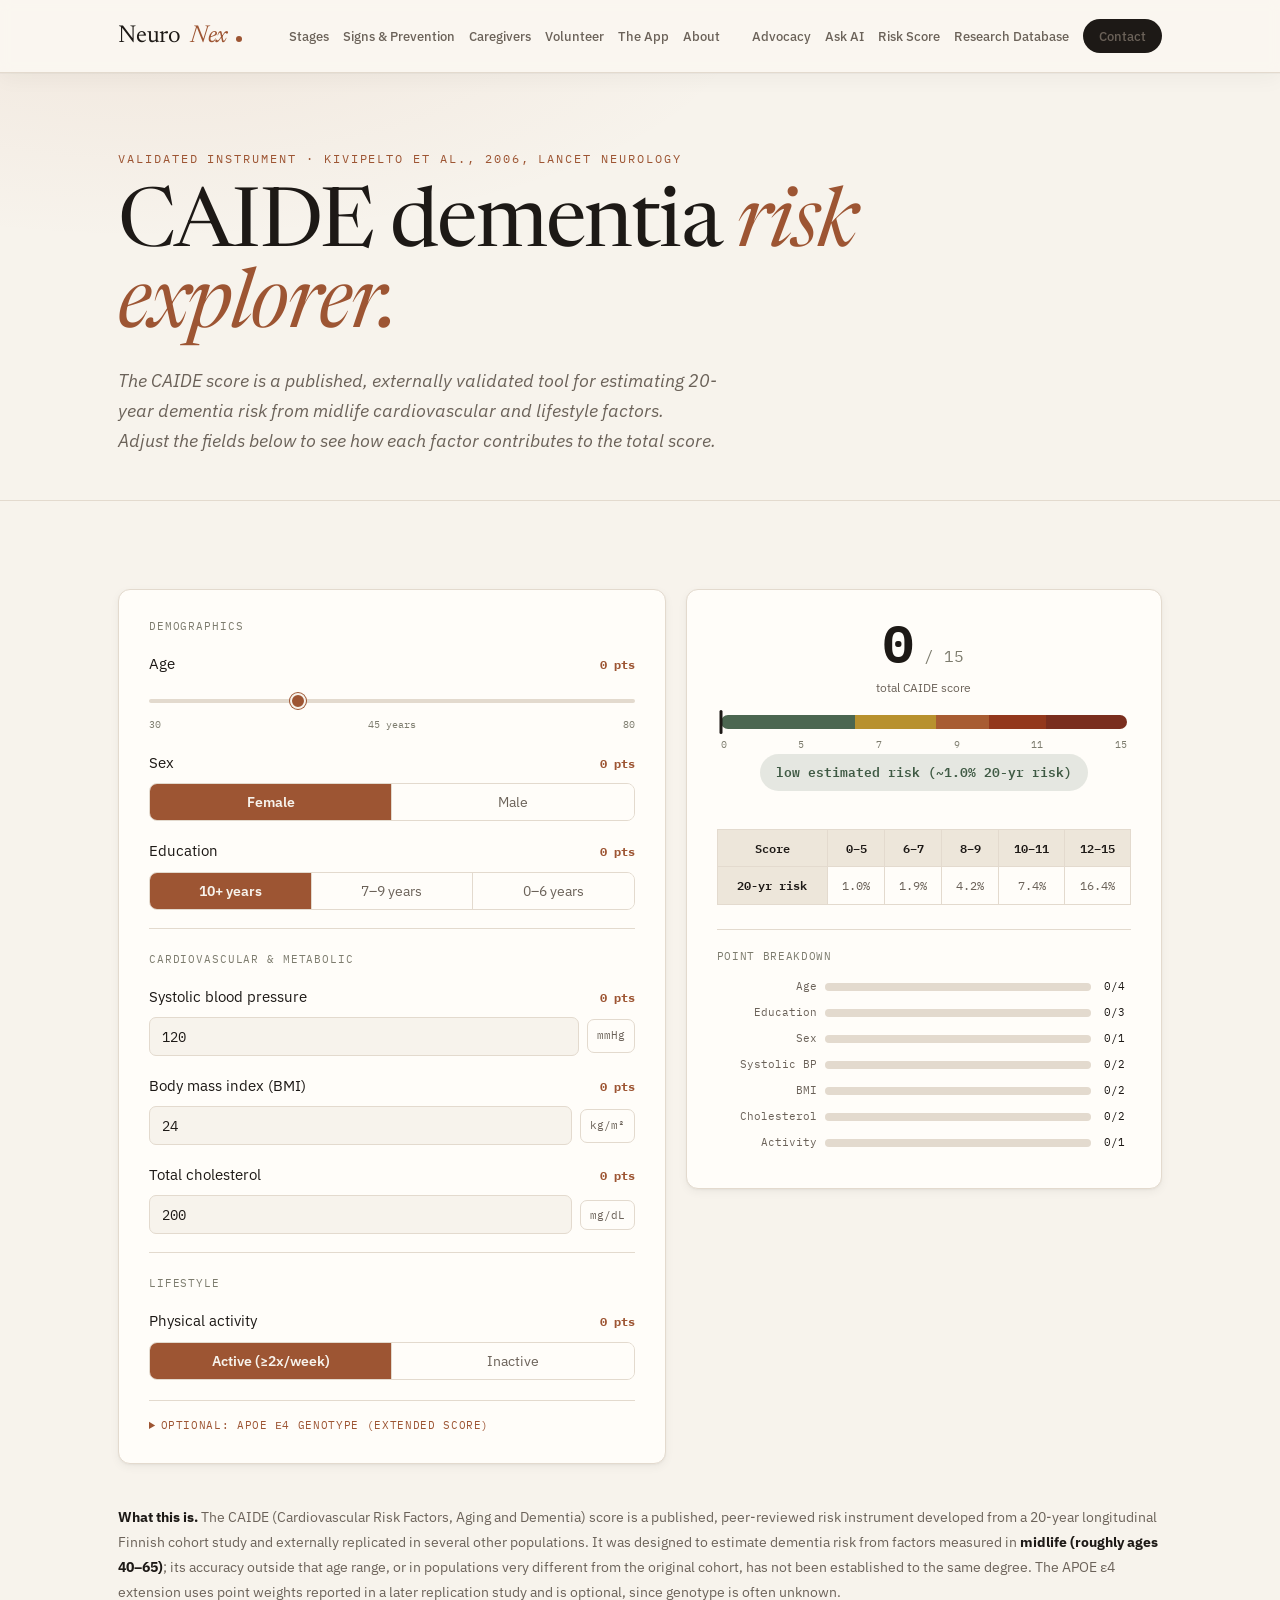
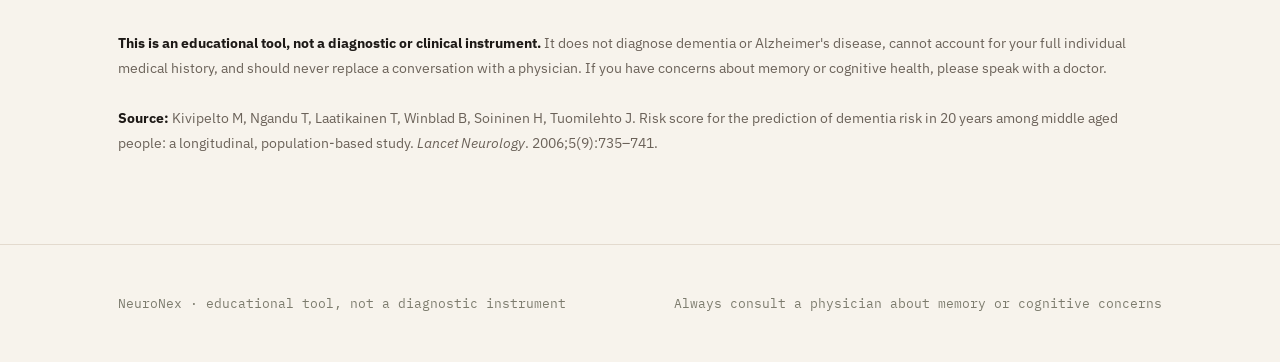
<file: risk-explorer.html>
<!DOCTYPE html>
<html lang="en">
<head>
<meta charset="UTF-8">
<meta name="viewport" content="width=device-width, initial-scale=1.0">
<title>NeuroNex — CAIDE Dementia Risk Explorer</title>
<link rel="preconnect" href="https://fonts.googleapis.com">
<link rel="preconnect" href="https://fonts.gstatic.com" crossorigin>
<link href="https://fonts.googleapis.com/css2?family=IBM+Plex+Mono:wght@400;500&family=IBM+Plex+Sans:wght@400;500;600&family=Newsreader:ital,opsz,wght@0,6..72,300..700;1,6..72,300..700&display=swap" rel="stylesheet">
<link rel="stylesheet" href="styles.css?v=10">
</head>
<body>

<nav>
  <div class="wrap">
    <a href="index.html" class="brand">Neuro<span>Nex</span></a>
    <ul class="nav-links">
      <li><a href="index.html#stages">Stages</a></li>
      <li><a href="index.html#signs">Signs &amp; Prevention</a></li>
      <li><a href="index.html#caregivers">Caregivers</a></li>
      <li><a href="index.html#volunteer">Volunteer</a></li>
      <li><a href="index.html#app">The App</a></li>
      <li><a href="index.html#about">About</a></li>
      <li><span class="nav-divider"></span></li>
      <li><a href="advocacy.html">Advocacy</a></li>
      <li><a href="ai.html">Ask AI</a></li>
      <li><a href="risk-explorer.html">Risk Score</a></li>
      <li><a href="research-database.html">Research Database</a></li>
      <li><a href="contact.html" class="nav-cta">Contact</a></li>
    </ul>
    <button class="hamburger" id="hamburgerBtn" aria-label="Toggle menu" aria-expanded="false" aria-controls="mobileMenu">
      <span></span><span></span><span></span>
    </button>
  </div>
  <div class="mobile-menu" id="mobileMenu">
    <a href="index.html#stages">Stages</a>
    <a href="index.html#signs">Signs &amp; Prevention</a>
    <a href="index.html#caregivers">Caregivers</a>
    <a href="index.html#volunteer">Volunteer</a>
    <a href="index.html#app">The App</a>
    <a href="index.html#about">About</a>
    <a href="advocacy.html">Advocacy</a>
    <a href="ai.html">Ask AI</a>
    <a href="risk-explorer.html">Risk Score</a>
    <a href="research-database.html">Research Database</a>
    <a href="contact.html">Contact</a>
  </div>
</nav>

<header class="hero">
  <div class="wrap">
    <div class="eyebrow">Validated Instrument · Kivipelto et al., 2006, Lancet Neurology</div>
    <h1>CAIDE dementia <em>risk explorer.</em></h1>
    <p class="hero-sub">The CAIDE score is a published, externally validated tool for estimating 20-year dementia risk from midlife cardiovascular and lifestyle factors. Adjust the fields below to see how each factor contributes to the total score.</p>
  </div>
</header>

<section>
  <div class="wrap">
    <div class="risk-grid">
      <div class="risk-panel">
        <p class="risk-group-label">Demographics</p>
        <div class="risk-field">
          <div class="risk-field-top"><span class="risk-field-name">Age</span><span class="risk-field-pts" id="pts-age">0 pts</span></div>
          <input type="range" class="risk-slider" id="slider-age" min="30" max="80" step="1" value="45">
          <div class="risk-range-labels"><span>30</span><span id="val-age">45 years</span><span>80</span></div>
        </div>
        <div class="risk-field">
          <div class="risk-field-top"><span class="risk-field-name">Sex</span><span class="risk-field-pts" id="pts-sex">0 pts</span></div>
          <div class="risk-seg" id="seg-sex">
            <button data-val="female" class="active">Female</button>
            <button data-val="male">Male</button>
          </div>
        </div>
        <div class="risk-field">
          <div class="risk-field-top"><span class="risk-field-name">Education</span><span class="risk-field-pts" id="pts-edu">0 pts</span></div>
          <div class="risk-seg" id="seg-edu">
            <button data-val="high" class="active">10+ years</button>
            <button data-val="mid">7&ndash;9 years</button>
            <button data-val="low">0&ndash;6 years</button>
          </div>
        </div>

        <p class="risk-group-label">Cardiovascular &amp; metabolic</p>
        <div class="risk-field">
          <div class="risk-field-top"><span class="risk-field-name">Systolic blood pressure</span><span class="risk-field-pts" id="pts-sbp">0 pts</span></div>
          <div class="risk-num-unit">
            <input type="number" id="input-sbp" value="120" min="70" max="240">
            <span class="risk-unit-toggle">mmHg</span>
          </div>
        </div>
        <div class="risk-field">
          <div class="risk-field-top"><span class="risk-field-name">Body mass index (BMI)</span><span class="risk-field-pts" id="pts-bmi">0 pts</span></div>
          <div class="risk-num-unit">
            <input type="number" id="input-bmi" value="24" min="12" max="55" step="0.1">
            <span class="risk-unit-toggle">kg/m&sup2;</span>
          </div>
        </div>
        <div class="risk-field">
          <div class="risk-field-top"><span class="risk-field-name">Total cholesterol</span><span class="risk-field-pts" id="pts-chol">0 pts</span></div>
          <div class="risk-num-unit">
            <input type="number" id="input-chol" value="200" min="80" max="500" step="1">
            <button class="risk-unit-toggle" id="chol-unit-btn">mg/dL</button>
          </div>
        </div>

        <p class="risk-group-label">Lifestyle</p>
        <div class="risk-field">
          <div class="risk-field-top"><span class="risk-field-name">Physical activity</span><span class="risk-field-pts" id="pts-act">0 pts</span></div>
          <div class="risk-seg" id="seg-act">
            <button data-val="active" class="active">Active (&ge;2x/week)</button>
            <button data-val="inactive">Inactive</button>
          </div>
        </div>

        <details class="risk-advanced">
          <summary>Optional: APOE &epsilon;4 genotype (extended score)</summary>
          <div class="risk-field" style="margin-top:14px;">
            <div class="risk-field-top"><span class="risk-field-name">APOE &epsilon;4 carrier status</span><span class="risk-field-pts" id="pts-apoe">0 pts</span></div>
            <div class="risk-seg" id="seg-apoe">
              <button data-val="unknown" class="active">Unknown / not tested</button>
              <button data-val="no">Non-carrier</button>
              <button data-val="yes">Carrier</button>
            </div>
          </div>
        </details>
      </div>

      <div class="risk-panel risk-score-wrap">
        <div><span class="risk-score-num" id="score-num">0</span><span class="risk-score-max" id="score-max">&nbsp;/ 15</span></div>
        <p class="risk-score-caption">total CAIDE score</p>

        <div class="risk-scale-track">
          <div class="risk-scale-marker" id="scale-marker" style="left:0%;"></div>
        </div>
        <div class="risk-scale-labels"><span>0</span><span>5</span><span>7</span><span>9</span><span>11</span><span>15</span></div>

        <div class="risk-badge" id="risk-badge">low estimated risk</div>
        <p id="apoe-caveat" style="display:none; font-size:0.72rem; color:var(--sand-dim); margin:-14px 0 18px; text-align:left; font-family:'Newsreader',serif;">Note: the published risk percentages below were validated for the base 0&ndash;15 score. With the APOE extension included, the total score is no longer directly on that same scale &mdash; treat the percentage as approximate.</p>

        <table class="risk-table">
          <tr><th>Score</th><th>0&ndash;5</th><th>6&ndash;7</th><th>8&ndash;9</th><th>10&ndash;11</th><th>12&ndash;15</th></tr>
          <tr><th>20-yr risk</th><td>1.0%</td><td>1.9%</td><td>4.2%</td><td>7.4%</td><td>16.4%</td></tr>
        </table>

        <p class="risk-contrib-title">Point breakdown</p>
        <div id="contributions"></div>
      </div>
    </div>

    <p class="risk-footnote">
      <b>What this is.</b> The CAIDE (Cardiovascular Risk Factors, Aging and Dementia) score is a published, peer-reviewed risk instrument developed from a 20-year longitudinal Finnish cohort study and externally replicated in several other populations. It was designed to estimate dementia risk from factors measured in <b>midlife (roughly ages 40&ndash;65)</b>; its accuracy outside that age range, or in populations very different from the original cohort, has not been established to the same degree. The APOE &epsilon;4 extension uses point weights reported in a later replication study and is optional, since genotype is often unknown.<br><br>
      <b>This is an educational tool, not a diagnostic or clinical instrument.</b> It does not diagnose dementia or Alzheimer's disease, cannot account for your full individual medical history, and should never replace a conversation with a physician. If you have concerns about memory or cognitive health, please speak with a doctor.<br><br>
      <b>Source:</b> Kivipelto M, Ngandu T, Laatikainen T, Winblad B, Soininen H, Tuomilehto J. Risk score for the prediction of dementia risk in 20 years among middle aged people: a longitudinal, population-based study. <i>Lancet Neurology</i>. 2006;5(9):735&ndash;741.
    </p>
  </div>
</section>

<footer>
  <div class="wrap">
    <div>NeuroNex · educational tool, not a diagnostic instrument</div>
    <div>Always consult a physician about memory or cognitive concerns</div>
  </div>
</footer>

<script src="nav.js"></script>
<script src="risk-explorer.js"></script>

<script data-goatcounter="https://neuronex.goatcounter.com/count" async src="https://gc.zgo.at/count.js"></script>
</body>
</html>
</file>
<file: styles.css>
/* ===========================================================
   NeuroNex — shared stylesheet (fonts, colors, layout, forms)
   =========================================================== */
:root{
  --ink:#F7F3EC;
  --panel:#FFFDF9;
  --panel-2:#EDE6DA;
  --sand:#1D1916;
  --sand-dim:#6B6259;
  --copper:#9D5533;
  --copper-dim:#82492C;
  --rose:#A64236;
  --sage:#4B6650;
  --line:#E3DACE;
  --shadow-sm:0 1px 2px rgba(29,25,22,0.04), 0 3px 10px rgba(29,25,22,0.05);
  --shadow-md:0 4px 12px rgba(29,25,22,0.05), 0 14px 34px rgba(29,25,22,0.08);
  --shadow-lift:0 8px 20px rgba(157,85,51,0.16);
}
*{box-sizing:border-box; margin:0; padding:0;}
html{scroll-behavior:smooth;}
body{
  background:var(--ink);
  color:var(--sand);
  font-family:'IBM Plex Sans', -apple-system, BlinkMacSystemFont, sans-serif'Iowan Old Style', 'Times New Roman', serif;
  font-size:17px;
  line-height:1.65;
  overflow-x:hidden;
}
.mono{ font-family:'IBM Plex Mono', 'SF Mono', Consolas, monospace; letter-spacing:0.02em; }
.wrap{ max-width:1100px; margin:0 auto; padding:0 28px; }
a{ color:inherit; }
img{ max-width:100%; display:block; }

/* ---------- NAV ---------- */
nav{
  position:sticky; top:0; z-index:50;
  background:rgba(250,247,240,0.92);
  backdrop-filter:blur(6px);
  border-bottom:1px solid var(--line);
  box-shadow:0 1px 0 rgba(35,42,34,0.03), 0 6px 20px rgba(35,42,34,0.04);
}
nav .wrap{
  display:flex; align-items:center; justify-content:space-between;
  padding:16px 28px;
  position:relative;
}
.brand{
  font-family:'Newsreader', Georgia, 'Iowan Old Style', serif;
  font-weight:400;
  font-size:1.53rem;
  letter-spacing:-0.01em;
  color:var(--sand);
  display:inline-flex;
  align-items:baseline;
  gap:9px;
  text-decoration:none;
}
.brand span{ color:var(--copper); font-style:italic; }
.brand::after{ content:''; width:6px; height:6px; border-radius:50%; background:var(--copper); display:inline-block; flex-shrink:0; }

.nav-links{ display:flex; align-items:center; gap:14px; list-style:none; flex-wrap:wrap; }
.nav-links a{
  color:var(--sand-dim);
  text-decoration:none;
  font-family:'IBM Plex Sans', -apple-system, BlinkMacSystemFont, sans-serif;
  font-size:clamp(12.5px, 1.05vw, 13.5px);
  font-weight:500;
  white-space:nowrap;
  transition:color .2s;
}
.nav-links a:hover{ color:var(--copper); }
.nav-divider{ width:1px; height:16px; background:var(--line); margin:0 2px; }
.nav-cta{
  display:inline-flex; align-items:center; height:34px; padding:0 16px;
  border-radius:999px; background:var(--sand); color:var(--ink); font-weight:500;
  transition:background .2s;
}
.nav-cta:hover{ background:var(--copper); color:var(--ink); }

.hamburger{
  display:none;
  flex-direction:column;
  justify-content:center;
  gap:5px;
  width:36px; height:36px;
  background:none;
  border:1px solid var(--line);
  border-radius:8px;
  cursor:pointer;
  padding:0;
}
.hamburger span{
  display:block;
  width:18px; height:2px;
  margin:0 auto;
  background:var(--sand);
  transition:transform .2s ease, opacity .2s ease;
}
.hamburger.open span:nth-child(1){ transform:translateY(7px) rotate(45deg); }
.hamburger.open span:nth-child(2){ opacity:0; }
.hamburger.open span:nth-child(3){ transform:translateY(-7px) rotate(-45deg); }

.mobile-menu{
  display:none;
  flex-direction:column;
  border-top:1px solid var(--line);
  background:var(--panel);
}
.mobile-menu.open{ display:flex; }
.mobile-menu a{
  color:var(--sand-dim);
  text-decoration:none;
  font-family:'IBM Plex Sans', -apple-system, BlinkMacSystemFont, sans-serif;
  font-size:0.95rem;
  font-weight:500;
  padding:16px 28px;
  border-top:1px solid var(--line);
}
.mobile-menu a:first-child{ border-top:none; }
.mobile-menu a:hover{ color:var(--copper); }

@media (max-width:960px){
  .nav-links{ display:none; }
  .hamburger{ display:flex; }
}

/* ---------- HERO ---------- */
header.hero{
  padding:76px 0 44px;
  background:radial-gradient(1100px 420px at 12% -15%, rgba(168,92,50,0.08), transparent 55%);
}
.eyebrow{
  font-family:'IBM Plex Mono', 'SF Mono', Consolas, monospace;
  font-size:0.76rem;
  text-transform:uppercase;
  letter-spacing:0.16em;
  color:var(--copper);
  margin-bottom:18px;
}
h1{
  font-family:'Newsreader', Georgia, 'Iowan Old Style', serif;
  font-weight:400;
  font-optical-sizing:auto;
  font-size:clamp(3rem, 6.4vw, 5.4rem);
  line-height:0.98;
  letter-spacing:-0.022em;
  max-width:880px;
  color:var(--sand);
}
h1 em{ font-style:italic; color:var(--copper); font-weight:400; }
.hero-sub{
  font-family:'IBM Plex Sans', -apple-system, BlinkMacSystemFont, sans-serif;
  font-style:italic;
  color:var(--sand-dim);
  max-width:600px;
  margin-top:18px;
  font-size:1.1rem;
  line-height:1.7;
}
.fade-word{ transition:opacity 1.8s ease, filter 1.8s ease; }

.hero-grid{
  display:grid;
  grid-template-columns:1.4fr 1fr;
  gap:48px;
  align-items:end;
  margin-top:36px;
}
@media (max-width:780px){ .hero-grid{ grid-template-columns:1fr; } }
.stat-card{
  border:1px solid var(--line);
  border-radius:10px;
  padding:24px;
  background:var(--panel);
  box-shadow:var(--shadow-sm);
}
.stat-num{
  font-family:'IBM Plex Mono', 'SF Mono', Consolas, monospace;
  font-size:2.6rem;
  font-weight:700;
  color:var(--copper);
  line-height:1;
}
.stat-label{ font-size:0.82rem; color:var(--sand-dim); margin-top:8px; font-style:normal; font-family:'IBM Plex Sans', -apple-system, BlinkMacSystemFont, sans-serif; }
.stat-cite{ font-size:0.7rem; color:#7D7C6E; margin-top:10px; font-family:'IBM Plex Mono', 'SF Mono', Consolas, monospace; }

/* ---------- SECTION GENERIC ---------- */
section{ padding:88px 0; border-top:1px solid var(--line); }
.section-head{
  display:flex; justify-content:space-between; align-items:baseline;
  margin-bottom:48px; flex-wrap:wrap; gap:12px;
}
.section-num{ font-family:'IBM Plex Mono', 'SF Mono', Consolas, monospace; color:var(--copper-dim); font-size:0.85rem; }
h2{
  font-family:'Newsreader', Georgia, 'Iowan Old Style', serif;
  font-weight:600;
  font-size:clamp(1.7rem, 3vw, 2.3rem);
  color:var(--sand);
}
.lede{ max-width:620px; color:var(--sand-dim); font-size:1rem; font-family:'IBM Plex Sans', -apple-system, BlinkMacSystemFont, sans-serif; }

/* ---------- SUBSECTION (merged tabs) ---------- */
.subsection + .subsection{ margin-top:56px; padding-top:56px; border-top:1px solid var(--line); }
.subsection-head{ font-family:'Newsreader', Georgia, 'Iowan Old Style', serif; font-weight:600; font-size:1.3rem; color:var(--sand); margin-bottom:12px; }
.subsection > .lede{ margin-bottom:28px; }

/* ---------- TIMELINE ---------- */
.timeline-wrap{ position:relative; padding-top:20px; }
.stages{ display:grid; grid-template-columns:repeat(3, 1fr); gap:28px; position:relative; z-index:1; }
@media (max-width:780px){ .stages{ grid-template-columns:1fr; } }
.stage-card{ background:var(--panel); border:1px solid var(--line); border-radius:10px; padding:28px 24px; position:relative; box-shadow:var(--shadow-sm); transition:transform .2s, box-shadow .2s; }
.stage-card:hover{ transform:translateY(-3px); box-shadow:var(--shadow-md); }
.stage-node{
  width:14px; height:14px; border-radius:50%; background:var(--copper); margin-bottom:18px;
  box-shadow:0 0 0 4px var(--ink), 0 0 0 5px var(--line);
}
.stage-tag{ font-family:'IBM Plex Mono', 'SF Mono', Consolas, monospace; font-size:0.72rem; color:var(--copper); text-transform:uppercase; letter-spacing:0.1em; }
.stage-card h3{ font-family:'Newsreader', Georgia, 'Iowan Old Style', serif; font-weight:500; font-size:1.25rem; margin:10px 0 12px; color:var(--sand); }
.stage-card p{ font-size:0.92rem; color:var(--sand-dim); font-family:'IBM Plex Sans', -apple-system, BlinkMacSystemFont, sans-serif; }

/* ---------- SIGNS COMPARISON ---------- */
.signs-grid{
  display:grid; grid-template-columns:1fr 1fr; gap:1px;
  background:var(--line); border:1px solid var(--line); border-radius:10px; overflow:hidden;
  box-shadow:var(--shadow-sm);
}
@media (max-width:680px){ .signs-grid{ grid-template-columns:1fr; } }
.signs-col{ background:var(--panel); padding:28px; }
.signs-col.warn{ background:#FBEAE7; }
.signs-col h4{ font-family:'IBM Plex Mono', 'SF Mono', Consolas, monospace; font-size:0.78rem; text-transform:uppercase; letter-spacing:0.08em; margin-bottom:18px; }
.signs-col.warn h4{ color:var(--rose); }
.signs-col:not(.warn) h4{ color:var(--sage); }
.signs-col ul{ list-style:none; }
.signs-col li{ font-size:0.92rem; color:var(--sand-dim); padding:10px 0; border-top:1px solid var(--line); font-family:'IBM Plex Sans', -apple-system, BlinkMacSystemFont, sans-serif; }
.signs-col li:first-child{ border-top:none; }

/* ---------- PREVENTION GRID ---------- */
.prevent-grid{ display:grid; grid-template-columns:repeat(2, 1fr); gap:24px; }
@media (max-width:680px){ .prevent-grid{ grid-template-columns:1fr; } }
.pcard{ background:var(--panel); border:1px solid var(--line); border-radius:10px; padding:28px; box-shadow:var(--shadow-sm); transition:transform .2s, box-shadow .2s; }
.pcard:hover{ transform:translateY(-3px); box-shadow:var(--shadow-md); }
.pcard svg{ width:34px; height:34px; margin-bottom:16px; stroke:var(--copper); }
.pcard h3{ font-family:'Newsreader', Georgia, 'Iowan Old Style', serif; font-weight:500; font-size:1.1rem; margin-bottom:8px; color:var(--sand); }
.pcard p{ font-size:0.88rem; color:var(--sand-dim); margin-bottom:10px; font-family:'IBM Plex Sans', -apple-system, BlinkMacSystemFont, sans-serif; }
.pcard .cite{ font-family:'IBM Plex Mono', 'SF Mono', Consolas, monospace; font-size:0.68rem; color:#7D7C6E; }

/* ---------- CAREGIVER STRIP ---------- */
.care-strip{
  background:var(--panel-2); border:1px solid var(--line); border-radius:12px; padding:36px;
  display:flex; justify-content:space-between; align-items:center; gap:24px; flex-wrap:wrap;
  box-shadow:var(--shadow-sm);
}
.care-strip h3{ font-family:'Newsreader', Georgia, 'Iowan Old Style', serif; font-weight:500; font-size:1.3rem; max-width:420px; }
.care-strip p{ color:var(--sand-dim); font-size:0.92rem; max-width:360px; font-family:'IBM Plex Sans', -apple-system, BlinkMacSystemFont, sans-serif; }

.btn{
  display:inline-block;
  padding:12px 24px;
  border-radius:7px;
  background:var(--copper);
  color:var(--ink);
  font-family:'IBM Plex Mono', 'SF Mono', Consolas, monospace;
  font-weight:700;
  font-size:0.82rem;
  text-transform:uppercase;
  letter-spacing:0.04em;
  text-decoration:none;
  white-space:nowrap;
  border:1px solid var(--copper);
  cursor:pointer;
  transition:background .2s, opacity .2s, transform .2s, box-shadow .2s;
}
.btn:hover{ background:#8F4A26; transform:translateY(-2px); box-shadow:var(--shadow-lift); }
.btn:disabled{ opacity:0.6; cursor:not-allowed; transform:none; box-shadow:none; }
.btn-outline{ border:1px solid var(--copper); color:var(--copper); background:none; }
.btn-outline:hover{ background:rgba(201,123,74,0.12); }

/* ---------- GET INVOLVED ---------- */
.involve-grid{ display:grid; grid-template-columns:repeat(3,1fr); gap:24px; }
@media (max-width:780px){ .involve-grid{ grid-template-columns:1fr; } }
.involve-card{ border:1px solid var(--line); border-radius:10px; padding:26px; background:var(--panel); text-align:left; box-shadow:var(--shadow-sm); transition:transform .2s, box-shadow .2s; }
.involve-card:hover{ transform:translateY(-3px); box-shadow:var(--shadow-md); }
.involve-card h3{ font-family:'Newsreader', Georgia, 'Iowan Old Style', serif; font-weight:500; font-size:1.1rem; margin-bottom:8px; }
.involve-card p{ font-size:0.88rem; color:var(--sand-dim); margin-bottom:18px; font-family:'IBM Plex Sans', -apple-system, BlinkMacSystemFont, sans-serif; }

/* ---------- VOLUNTEER ---------- */
.volunteer-grid{ display:grid; grid-template-columns:1fr 1fr; gap:40px; }
@media (max-width:780px){ .volunteer-grid{ grid-template-columns:1fr; } }
.volunteer-col h3{ font-family:'Newsreader', Georgia, 'Iowan Old Style', serif; font-weight:500; font-size:1.3rem; margin-bottom:20px; color:var(--sand); }
.volunteer-col .volunteer-subhead{ margin-top:32px; }
.volunteer-list{ list-style:none; }
.volunteer-list li{
  font-size:0.93rem; color:var(--sand-dim); font-family:'IBM Plex Sans', -apple-system, BlinkMacSystemFont, sans-serif;
  padding:12px 0; border-top:1px solid var(--line); display:flex; gap:10px; align-items:baseline;
}
.volunteer-list li:first-child{ border-top:none; }
.volunteer-list li::before{ content:''; flex-shrink:0; width:4px; height:4px; border-radius:50%; background:var(--copper); margin-top:8px; }
.volunteer-note{
  margin-top:24px; padding:20px 22px; border-left:2px solid var(--copper-dim); background:var(--panel);
  font-family:'IBM Plex Sans', -apple-system, BlinkMacSystemFont, sans-serif; font-style:italic; color:var(--sand-dim); font-size:0.92rem; line-height:1.7;
}
.volunteer-cta{
  margin-top:48px; padding-top:40px; border-top:1px solid var(--line);
  display:flex; justify-content:space-between; align-items:center; gap:24px; flex-wrap:wrap;
}
.volunteer-cta p{ max-width:560px; color:var(--sand-dim); font-family:'IBM Plex Sans', -apple-system, BlinkMacSystemFont, sans-serif; font-size:0.95rem; }

/* ---------- RESEARCH DATABASE ---------- */
.controls{ position:sticky; top:65px; z-index:40; background:var(--ink); padding:24px 0 18px; border-bottom:1px solid var(--line); }
.search-row{ display:flex; gap:12px; margin-bottom:16px; flex-wrap:wrap; }
#search{
  flex:1; min-width:220px; background:var(--panel); border:1px solid var(--line); color:var(--sand);
  padding:12px 16px; border-radius:7px; font-size:0.95rem; font-family:'IBM Plex Sans', -apple-system, BlinkMacSystemFont, sans-serif;
  box-shadow:var(--shadow-sm);
}
#search::placeholder{ color:#7D7C6E; font-style:italic; }
.count{ font-family:'IBM Plex Mono', 'SF Mono', Consolas, monospace; font-size:0.78rem; color:var(--copper-dim); align-self:center; white-space:nowrap; }
.filters{ display:flex; gap:8px; flex-wrap:wrap; }
.filter-btn{
  background:var(--panel); border:1px solid var(--line); color:var(--sand-dim); padding:7px 14px; border-radius:20px;
  font-size:0.76rem; font-family:'IBM Plex Mono', 'SF Mono', Consolas, monospace; text-transform:uppercase; letter-spacing:0.04em;
  cursor:pointer; transition:all .15s;
}
.filter-btn:hover{ border-color:var(--copper-dim); color:var(--sand); transform:translateY(-1px); box-shadow:var(--shadow-sm); }
.filter-btn.active{ background:var(--copper); border-color:var(--copper); color:var(--ink); font-weight:600; }

.db-section{ padding:40px 0 100px; }
.grid{ display:grid; grid-template-columns:repeat(2, 1fr); gap:18px; }
@media (max-width:780px){ .grid{ grid-template-columns:1fr; } }

.card{ background:var(--panel); border:1px solid var(--line); border-radius:10px; padding:28px 26px; box-shadow:var(--shadow-sm); transition:border-color .2s, transform .2s, box-shadow .2s; }
.card:hover{ border-color:var(--copper-dim); transform:translateY(-3px); box-shadow:var(--shadow-md); }
.card-top{ display:flex; justify-content:space-between; align-items:flex-start; gap:12px; margin-bottom:16px; }
.tag{
  font-family:'IBM Plex Mono', 'SF Mono', Consolas, monospace; font-size:0.66rem; text-transform:uppercase; letter-spacing:0.08em;
  padding:4px 9px; border-radius:2px; white-space:nowrap;
}
.tag.treatment{ background:rgba(201,123,74,0.15); color:var(--copper); }
.tag.diagnostics{ background:rgba(127,166,140,0.15); color:var(--sage); }
.tag.prevention{ background:rgba(217,138,130,0.15); color:var(--rose); }
.tag.genetics{ background:rgba(126,90,214,0.14); color:#6E4FB8; }
.tag.device{ background:rgba(58,110,140,0.14); color:#2E6C8C; }

.status{ font-family:'IBM Plex Mono', 'SF Mono', Consolas, monospace; font-size:0.66rem; color:#7D7C6E; }
.card h3{
  font-family:'Newsreader', Georgia, 'Iowan Old Style', serif; font-weight:500; font-size:1.32rem; line-height:1.25;
  margin-bottom:12px; color:var(--sand); letter-spacing:-0.01em;
}
.plain{ font-family:'IBM Plex Sans', -apple-system, BlinkMacSystemFont, sans-serif; font-size:1rem; color:var(--sand-dim); margin-bottom:14px; }
.plain strong{ color:var(--sand); font-weight:600; }
.meta-row{
  display:flex; justify-content:space-between; align-items:center; border-top:1px solid var(--line);
  padding-top:12px; margin-top:4px; flex-wrap:wrap; gap:8px;
}
.cite{ font-family:'IBM Plex Mono', 'SF Mono', Consolas, monospace; font-size:0.66rem; color:#7D7C6E; }
.jargon-toggle{ background:none; border:none; color:var(--copper); font-size:0.76rem; font-family:'IBM Plex Mono', 'SF Mono', Consolas, monospace; cursor:pointer; padding:0; }
.jargon-toggle:hover{ text-decoration:underline; }
.jargon-box{
  display:none; margin-top:12px; padding:14px 16px; background:var(--ink); border:1px solid var(--line);
  border-radius:2px; font-family:'IBM Plex Sans', -apple-system, BlinkMacSystemFont, sans-serif; font-size:0.9rem; color:var(--sand-dim);
}
.jargon-box.show{ display:block; }
.jargon-box .label{ font-family:'IBM Plex Mono', 'SF Mono', Consolas, monospace; font-size:0.63rem; text-transform:uppercase; color:var(--copper-dim); letter-spacing:0.08em; margin-bottom:6px; }

.empty-state{ text-align:center; padding:60px 20px; color:var(--sand-dim); display:none; font-family:'IBM Plex Sans', -apple-system, BlinkMacSystemFont, sans-serif; }
.empty-state.show{ display:block; }

/* ---------- FORMS (Contact / Share Your Story) ---------- */
.forms-grid{ display:grid; grid-template-columns:1fr 1fr; gap:28px; align-items:start; }
@media (max-width:860px){ .forms-grid{ grid-template-columns:1fr; } }
.form-card{ background:var(--panel); border:1px solid var(--line); border-radius:12px; padding:32px; box-shadow:var(--shadow-md); }
.form-card h2{ font-size:1.5rem; margin-bottom:8px; }
.form-card > p.lede{ margin-bottom:24px; }
.field{ margin-bottom:18px; }
.field label{
  display:block; font-family:'IBM Plex Mono', 'SF Mono', Consolas, monospace; font-size:0.72rem; text-transform:uppercase;
  letter-spacing:0.06em; color:var(--sand-dim); margin-bottom:8px;
}
.field input[type="text"],
.field input[type="email"],
.field select,
.field textarea{
  width:100%; background:var(--ink); border:1px solid var(--line); color:var(--sand);
  padding:12px 14px; border-radius:7px; font-size:0.95rem; font-family:'IBM Plex Sans', -apple-system, BlinkMacSystemFont, sans-serif;
  transition:border-color .2s, box-shadow .2s;
}
.field select{ cursor:pointer; }
.field textarea{ resize:vertical; min-height:120px; }
.field input:focus, .field select:focus, .field textarea:focus{ outline:none; border-color:var(--copper-dim); box-shadow:0 0 0 3px rgba(168,92,50,0.12); }
.field-checkbox{ display:flex; align-items:flex-start; gap:10px; }
.field-checkbox input{ margin-top:4px; }
.field-checkbox label{ font-family:'IBM Plex Sans', -apple-system, BlinkMacSystemFont, sans-serif; font-size:0.9rem; color:var(--sand-dim); text-transform:none; letter-spacing:normal; margin-bottom:0; }
.hp-field{ position:absolute; left:-9999px; top:-9999px; }
.form-status{ margin-top:16px; font-size:0.88rem; font-family:'IBM Plex Mono', 'SF Mono', Consolas, monospace; min-height:1.2em; }
.form-status.success{ color:var(--sage); }
.form-status.error{ color:var(--rose); }

/* ---------- THE APP ---------- */
.app-hero{ display:grid; grid-template-columns:1fr 1fr; gap:48px; align-items:center; }
@media (max-width:780px){ .app-hero{ grid-template-columns:1fr; } }
.app-features{ display:flex; flex-direction:column; }
.app-feat{ display:flex; gap:16px; padding:20px 0; border-top:1px solid var(--line); align-items:flex-start; }
.app-feat:first-child{ border-top:none; padding-top:0; }
.app-feat-icon{
  flex-shrink:0; width:36px; height:36px; border:1px solid var(--line);
  display:flex; align-items:center; justify-content:center; border-radius:3px;
}
.app-feat-icon svg{ width:16px; height:16px; stroke:var(--copper); fill:none; stroke-width:1.5; }
.app-feat h4{ font-family:'Newsreader', Georgia, 'Iowan Old Style', serif; font-weight:500; font-size:0.98rem; color:var(--sand); margin-bottom:4px; }
.app-feat p{ font-size:0.88rem; color:var(--sand-dim); font-family:'IBM Plex Sans', -apple-system, BlinkMacSystemFont, sans-serif; line-height:1.6; }

.app-mockup{ background:var(--panel); border:1px solid var(--line); border-radius:12px; padding:32px 24px; display:flex; flex-direction:column; gap:16px; box-shadow:var(--shadow-md); }
.app-mockup-bar{ display:flex; align-items:center; gap:8px; }
.app-mockup-dot{ width:8px; height:8px; border-radius:50%; background:var(--line); }
.notification{ background:var(--panel-2); border-left:2px solid var(--copper); border-radius:0 8px 8px 0; padding:14px 16px; }
.notif-label{ font-family:'IBM Plex Mono', 'SF Mono', Consolas, monospace; font-size:0.62rem; text-transform:uppercase; letter-spacing:0.1em; color:var(--copper); margin-bottom:6px; }
.notif-text{ font-size:0.88rem; color:var(--sand-dim); font-family:'IBM Plex Sans', -apple-system, BlinkMacSystemFont, sans-serif; line-height:1.55; }
.notif-sub{ font-size:0.78rem; color:#7D7C6E; margin-top:6px; font-family:'IBM Plex Mono', 'SF Mono', Consolas, monospace; }
.app-progress{ margin-top:4px; }
.progress-label{ font-family:'IBM Plex Mono', 'SF Mono', Consolas, monospace; font-size:0.65rem; color:#7D7C6E; margin-bottom:8px; text-transform:uppercase; letter-spacing:0.08em; }
.progress-bar{ height:3px; background:var(--line); position:relative; border-radius:2px; overflow:hidden; }
.progress-fill{ height:3px; background:var(--copper); width:68%; }
.progress-text{ font-family:'IBM Plex Mono', 'SF Mono', Consolas, monospace; font-size:0.62rem; color:#7D7C6E; margin-top:6px; }

/* ---------- ABOUT ---------- */
.about-grid{ display:grid; grid-template-columns:260px 1fr; gap:56px; align-items:start; }
@media (max-width:740px){ .about-grid{ grid-template-columns:1fr; } }
.about-photo{ width:100%; aspect-ratio:3/4; object-fit:cover; display:block; border-radius:4px; filter:grayscale(8%); }
.about-photo-label{ font-family:'IBM Plex Mono', 'SF Mono', Consolas, monospace; font-size:0.65rem; text-transform:uppercase; letter-spacing:0.1em; color:#7D7C6E; margin-top:12px; }
.about-name{ font-family:'Newsreader', Georgia, 'Iowan Old Style', serif; font-weight:600; font-size:clamp(1.7rem,3vw,2.2rem); letter-spacing:-0.01em; color:var(--sand); margin-bottom:6px; }
.about-role{ font-family:'IBM Plex Mono', 'SF Mono', Consolas, monospace; font-size:0.72rem; text-transform:uppercase; letter-spacing:0.12em; color:var(--copper); margin-bottom:24px; }
.about-text p{ font-size:0.97rem; color:var(--sand-dim); font-family:'IBM Plex Sans', -apple-system, BlinkMacSystemFont, sans-serif; line-height:1.75; margin-bottom:16px; }
.mission-block{ margin-top:24px; padding:24px 28px; border-left:2px solid var(--copper); background:var(--panel); border-radius:0 10px 10px 0; box-shadow:var(--shadow-sm); }
.mission-label{ font-family:'IBM Plex Mono', 'SF Mono', Consolas, monospace; font-size:0.65rem; text-transform:uppercase; letter-spacing:0.12em; color:var(--copper); margin-bottom:10px; }
.mission-block p{ font-size:0.93rem; color:var(--sand-dim); font-family:'IBM Plex Sans', -apple-system, BlinkMacSystemFont, sans-serif; line-height:1.75; margin:0; }

/* ---------- CONTACT META ---------- */
.contact-meta{ margin-bottom:24px; }
.contact-meta-item{ font-family:'IBM Plex Mono', 'SF Mono', Consolas, monospace; font-size:0.72rem; color:#7D7C6E; margin-bottom:6px; }
.contact-meta-item span{ color:var(--sand-dim); }

footer{ border-top:1px solid var(--line); padding:48px 0; color:#7D7C6E; font-size:0.82rem; font-family:'IBM Plex Mono', 'SF Mono', Consolas, monospace; }
footer .wrap{ display:flex; justify-content:space-between; flex-wrap:wrap; gap:12px; }
footer a{ color:#7D7C6E; text-decoration:none; }
footer a:hover{ color:var(--copper); }

.reveal{ opacity:0; transform:translateY(16px); transition:opacity .7s ease, transform .7s ease; }
.reveal.in{ opacity:1; transform:translateY(0); }

/* ---------- ADVOCACY: HERO STATS ---------- */
.hero-stats{ display:flex; gap:32px; margin-top:32px; flex-wrap:wrap; }
.hero-stat-mini{ border-left:2px solid var(--line); padding-left:16px; }
.hero-stat-mini .num{ font-family:'Newsreader', Georgia, 'Iowan Old Style', serif; font-size:1.9rem; color:var(--sand); font-style:italic; line-height:1; }
.hero-stat-mini .label{ font-family:'IBM Plex Mono', 'SF Mono', Consolas, monospace; font-size:0.65rem; text-transform:uppercase; letter-spacing:0.08em; color:#7D7C6E; margin-top:6px; }

/* ---------- ADVOCACY: BILL LIST ---------- */
.bill-list{ display:flex; flex-direction:column; }
.bill{ padding:36px 0 36px 32px; border-top:1px solid var(--line); position:relative; transition:padding-left .2s; }
.bill:first-child{ border-top:none; }
.bill::before{ content:''; position:absolute; left:0; top:44px; bottom:32px; width:2px; background:var(--line); transition:background .2s; }
.bill:hover::before{ background:var(--copper); }
.bill:hover{ padding-left:40px; }
.bill-top{ display:flex; justify-content:space-between; align-items:flex-start; gap:16px; margin-bottom:14px; flex-wrap:wrap; }
.bill-tags{ display:flex; gap:8px; align-items:center; flex-wrap:wrap; }
.bill-id{ font-family:'IBM Plex Mono', 'SF Mono', Consolas, monospace; font-size:0.7rem; color:#7D7C6E; }
.bill h3{ font-family:'Newsreader', Georgia, 'Iowan Old Style', serif; font-size:1.4rem; font-weight:500; color:var(--sand); letter-spacing:-0.01em; line-height:1.2; margin-bottom:10px; max-width:680px; }
.bill-plain{ font-family:'IBM Plex Sans', -apple-system, BlinkMacSystemFont, sans-serif; font-size:0.97rem; font-weight:400; color:var(--sand-dim); line-height:1.78; max-width:700px; margin-bottom:16px; }
.bill-plain strong{ color:var(--sand); font-weight:600; }

.status-badge{ font-family:'IBM Plex Mono', 'SF Mono', Consolas, monospace; font-size:0.64rem; text-transform:uppercase; letter-spacing:0.08em; padding:3px 8px; border-radius:2px; display:inline-block; }
.status-badge.introduced{ background:rgba(127,166,140,0.15); color:var(--sage); }
.status-badge.committee{ background:rgba(201,123,74,0.15); color:var(--copper); }
.status-badge.passed{ background:rgba(75,102,80,0.16); color:#3F5A44; }
.status-badge.signed{ background:rgba(46,140,80,0.16); color:#2E7A46; }
.status-badge.stalled{ background:rgba(217,138,130,0.15); color:var(--rose); }

.bill-progress{ max-width:580px; margin-bottom:18px; }
.progress-steps{ display:flex; gap:0; position:relative; }
.progress-steps::before{ content:''; position:absolute; top:5px; left:6px; right:6px; height:1px; background:var(--line); z-index:0; }
.pstep{ display:flex; flex-direction:column; align-items:center; flex:1; position:relative; z-index:1; }
.pstep-dot{ width:12px; height:12px; border-radius:50%; background:var(--line); border:1px solid var(--line); margin-bottom:6px; transition:background .3s; }
.pstep-dot.done{ background:var(--copper); border-color:var(--copper); }
.pstep-dot.current{ background:#B8912E; border-color:#B8912E; box-shadow:0 0 0 3px rgba(184,145,46,0.25); }
.pstep-label{ font-family:'IBM Plex Mono', 'SF Mono', Consolas, monospace; font-size:0.6rem; text-transform:uppercase; letter-spacing:0.06em; color:#7D7C6E; text-align:center; line-height:1.3; }
.pstep-label.done{ color:var(--copper); }
.pstep-label.current{ color:#B8912E; }

.bill-bottom{ display:flex; gap:20px; align-items:center; flex-wrap:wrap; }
.bill-meta{ font-family:'IBM Plex Mono', 'SF Mono', Consolas, monospace; font-size:0.66rem; color:#7D7C6E; }
.bill-meta span{ color:var(--sand-dim); }
.act-btn{
  font-family:'IBM Plex Mono', 'SF Mono', Consolas, monospace; font-size:0.72rem; text-transform:uppercase; letter-spacing:0.08em;
  background:var(--panel); border:1px solid var(--line); border-radius:7px;
  color:var(--copper); padding:8px 16px; cursor:pointer; transition:all .2s; text-decoration:none; display:inline-block;
}
.act-btn:hover{ border-color:var(--copper); background:rgba(201,123,74,0.08); transform:translateY(-1px); box-shadow:var(--shadow-sm); }

/* ---------- ADVOCACY: EMAIL TEMPLATE MODAL ---------- */
.modal-overlay{
  display:none; position:fixed; inset:0; z-index:200;
  background:rgba(35,30,25,0.55); backdrop-filter:blur(4px);
  align-items:center; justify-content:center; padding:20px;
}
.modal-overlay.open{ display:flex; }
.modal{ background:var(--panel); border:1px solid var(--line); border-radius:14px; max-width:620px; width:100%; padding:40px; position:relative; max-height:90vh; overflow-y:auto; box-shadow:0 24px 60px rgba(35,42,34,0.22); }
.modal-close{ position:absolute; top:16px; right:20px; background:none; border:none; color:var(--sand-dim); font-size:1.4rem; cursor:pointer; line-height:1; }
.modal-close:hover{ color:var(--sand); }
.modal-label{ font-family:'IBM Plex Mono', 'SF Mono', Consolas, monospace; font-size:0.68rem; text-transform:uppercase; letter-spacing:0.12em; color:var(--copper); margin-bottom:10px; }
.modal h3{ font-family:'Newsreader', Georgia, 'Iowan Old Style', serif; font-size:1.5rem; font-weight:500; color:var(--sand); margin-bottom:16px; line-height:1.2; }
.modal p{ font-size:0.92rem; color:var(--sand-dim); font-family:'IBM Plex Sans', -apple-system, BlinkMacSystemFont, sans-serif; font-weight:400; line-height:1.75; margin-bottom:18px; }
.template-box{
  background:var(--ink); border:1px solid var(--line); border-radius:0 3px 3px 0; border-left:2px solid var(--copper);
  padding:20px; margin-bottom:20px; font-size:0.85rem; color:var(--sand-dim); font-weight:400; line-height:1.75;
  white-space:pre-wrap; font-family:'IBM Plex Mono', 'SF Mono', Consolas, monospace;
}
.modal-actions{ display:flex; gap:12px; flex-wrap:wrap; }
.modal-note{ font-family:'IBM Plex Mono', 'SF Mono', Consolas, monospace; font-size:0.65rem; color:#7D7C6E; margin-top:14px; line-height:1.6; }
.copy-confirm{ font-family:'IBM Plex Mono', 'SF Mono', Consolas, monospace; font-size:0.7rem; color:var(--sage); display:none; margin-top:10px; }

/* ---------- ADVOCACY: CTA BANNER ---------- */
.cta-banner{ background:var(--panel); border-top:1px solid var(--line); border-bottom:1px solid var(--line); padding:40px 0; box-shadow:var(--shadow-sm); }
.cta-inner{ display:flex; justify-content:space-between; align-items:center; gap:24px; flex-wrap:wrap; }
.cta-text h3{ font-family:'Newsreader', Georgia, 'Iowan Old Style', serif; font-size:1.4rem; font-weight:500; color:var(--sand); margin-bottom:6px; }
.cta-text p{ font-size:0.9rem; color:var(--sand-dim); font-family:'IBM Plex Sans', -apple-system, BlinkMacSystemFont, sans-serif; }

/* ---------- ASK AI: CHAT PAGE ---------- */
body.chat-body{ height:100vh; overflow:hidden; display:flex; flex-direction:column; }
body.chat-body nav{ flex-shrink:0; position:static; }
.chat-page{ flex:1; display:flex; flex-direction:column; overflow:hidden; max-width:820px; margin:0 auto; width:100%; padding:0 28px; }
.chat-head, .suggestions{ flex-shrink:0; min-height:0; }
@media (max-width:760px){
  body.chat-body{ height:auto; overflow:visible; }
  .chat-page{ overflow:visible; }
  .chat-area{ flex:none; min-height:220px; max-height:50vh; }
}

.chat-head{
  padding:32px 0 20px; border-bottom:1px solid var(--line); flex-shrink:0;
  background:radial-gradient(900px 300px at 10% -20%, rgba(168,92,50,0.07), transparent 55%);
}
.chat-head-top{ display:flex; align-items:flex-start; justify-content:space-between; gap:20px; flex-wrap:wrap; }
.pulse-row{ font-family:'IBM Plex Mono', 'SF Mono', Consolas, monospace; font-size:0.7rem; text-transform:uppercase; letter-spacing:0.14em; color:var(--copper); margin-bottom:10px; display:flex; align-items:center; gap:8px; }
.pulse-dot{ width:6px; height:6px; border-radius:50%; background:var(--sage); animation:pulse 2s infinite; }
@keyframes pulse{ 0%,100%{ opacity:1; transform:scale(1); } 50%{ opacity:0.4; transform:scale(0.8); } }
.chat-head h1{ font-size:clamp(1.7rem, 3.2vw, 2.3rem); margin-bottom:8px; }
.chat-head .hero-sub{ font-size:0.95rem; margin-top:0; max-width:480px; }
.disclaimer-pill{
  font-family:'IBM Plex Mono', 'SF Mono', Consolas, monospace; font-size:0.65rem; text-transform:uppercase; letter-spacing:0.08em;
  border:1px solid var(--line); color:var(--sand-dim); padding:6px 12px; white-space:nowrap; align-self:flex-start; margin-top:4px;
}

.suggestions{ padding:18px 0 0; flex-shrink:0; }
.sug-label{ font-family:'IBM Plex Mono', 'SF Mono', Consolas, monospace; font-size:0.65rem; text-transform:uppercase; letter-spacing:0.1em; color:#7D7C6E; margin-bottom:12px; }
.sug-chips{ display:flex; gap:8px; flex-wrap:wrap; }
.chip{
  background:var(--panel); border:1px solid var(--line); border-radius:20px; color:var(--sand-dim);
  font-family:'IBM Plex Sans', -apple-system, BlinkMacSystemFont, sans-serif; font-size:0.85rem; padding:8px 14px; cursor:pointer; transition:all .18s; text-align:left; line-height:1.4;
}
.chip:hover{ border-color:var(--copper); color:var(--sand); background:rgba(201,123,74,0.06); transform:translateY(-1px); box-shadow:var(--shadow-sm); }

.chat-area{ flex:1; min-height:0; overflow-y:auto; padding:22px 0; display:flex; flex-direction:column; gap:22px; }

.msg{ display:flex; flex-direction:column; gap:6px; animation:fadeUp .35s ease; }
@keyframes fadeUp{ from{ opacity:0; transform:translateY(10px); } to{ opacity:1; transform:translateY(0); } }
.msg-role{ font-family:'IBM Plex Mono', 'SF Mono', Consolas, monospace; font-size:0.64rem; text-transform:uppercase; letter-spacing:0.1em; color:#7D7C6E; }
.msg.user{ align-items:flex-end; }
.msg.user .msg-role{ color:var(--copper-dim); }
.msg-bubble{ max-width:88%; padding:16px 20px; line-height:1.75; font-size:0.95rem; font-family:'IBM Plex Sans', -apple-system, BlinkMacSystemFont, sans-serif; border-radius:12px; box-shadow:var(--shadow-sm); }
.msg.user .msg-bubble{ background:var(--panel); border:1px solid var(--line); color:var(--sand); border-bottom-right-radius:0; }
.msg.ai .msg-bubble{ background:var(--panel-2); border:1px solid var(--line); border-left:2px solid var(--copper); color:var(--sand-dim); }
.msg.ai .msg-bubble strong{ color:var(--sand); font-weight:600; }
.msg.ai .msg-bubble em{ color:var(--copper); font-style:italic; }
.msg-bubble p{ margin-bottom:10px; }
.msg-bubble p:last-child{ margin-bottom:0; }
.msg-bubble ul{ margin:8px 0 10px 0; padding-left:0; list-style:none; }
.msg-bubble ul li{ padding:4px 0 4px 16px; position:relative; font-size:0.92rem; }
.msg-bubble ul li::before{ content:''; position:absolute; left:0; top:12px; width:4px; height:4px; border-radius:50%; background:var(--copper); }

.typing{ display:flex; align-items:center; gap:5px; padding:14px 18px; background:var(--panel-2); border:1px solid var(--line); border-left:2px solid var(--copper); width:fit-content; }
.typing span{ width:5px; height:5px; border-radius:50%; background:var(--copper-dim); animation:bounce 1.2s infinite; }
.typing span:nth-child(2){ animation-delay:.2s; }
.typing span:nth-child(3){ animation-delay:.4s; }
@keyframes bounce{ 0%,80%,100%{ transform:translateY(0); } 40%{ transform:translateY(-6px); } }

.chat-empty{ flex:1; display:flex; flex-direction:column; align-items:center; justify-content:center; text-align:center; padding:40px 20px; color:#7D7C6E; gap:10px; }
.chat-empty-icon{ width:48px; height:48px; border:1px solid var(--line); display:flex; align-items:center; justify-content:center; margin-bottom:8px; }
.chat-empty-icon svg{ width:22px; height:22px; stroke:var(--copper-dim); fill:none; stroke-width:1.5; }
.chat-empty p{ font-size:0.9rem; font-family:'IBM Plex Sans', -apple-system, BlinkMacSystemFont, sans-serif; max-width:320px; line-height:1.6; }

.source-tag{ font-family:'IBM Plex Mono', 'SF Mono', Consolas, monospace; font-size:0.64rem; color:#7D7C6E; margin-top:10px; padding-top:10px; border-top:1px solid var(--line); letter-spacing:0.04em; }

.chat-input-area{ flex-shrink:0; border-top:1px solid var(--line); padding:18px 0 24px; }
.chat-input-wrap{ display:flex; gap:10px; align-items:flex-end; }
textarea#userInput{
  flex:1; background:var(--panel); border:1px solid var(--line); border-radius:12px; color:var(--sand);
  font-family:'IBM Plex Sans', -apple-system, BlinkMacSystemFont, sans-serif; font-size:0.95rem; padding:14px 16px; outline:none; resize:none;
  transition:border-color .2s, box-shadow .2s; line-height:1.5; min-height:52px; max-height:160px; overflow-y:auto;
  box-shadow:var(--shadow-sm);
}
textarea#userInput::placeholder{ color:#7D7C6E; font-style:italic; }
textarea#userInput:focus{ border-color:var(--copper-dim); box-shadow:0 0 0 3px rgba(168,92,50,0.12); }
.send-btn{
  background:var(--copper); border:1px solid var(--copper); border-radius:50%; color:var(--ink);
  width:48px; height:48px; cursor:pointer; flex-shrink:0; display:flex; align-items:center; justify-content:center;
  transition:background .2s, transform .2s, box-shadow .2s;
}
.send-btn:hover{ background:#8F4A26; transform:translateY(-2px); box-shadow:var(--shadow-lift); }
.send-btn:disabled{ background:var(--line); border-color:var(--line); cursor:not-allowed; }
.send-btn svg{ width:18px; height:18px; stroke:currentColor; fill:none; stroke-width:2; }
.input-note{ font-family:'IBM Plex Mono', 'SF Mono', Consolas, monospace; font-size:0.63rem; color:#7D7C6E; margin-top:10px; line-height:1.5; }

.error-msg{ padding:12px 16px; border-left:2px solid var(--rose); background:rgba(217,138,130,0.08); font-size:0.88rem; color:var(--rose); font-family:'IBM Plex Sans', -apple-system, BlinkMacSystemFont, sans-serif; }

/* ---------- CAIDE RISK EXPLORER ---------- */
.risk-grid{ display:grid; grid-template-columns:1.15fr 1fr; gap:20px; align-items:start; margin-bottom:40px; }
@media (max-width:780px){ .risk-grid{ grid-template-columns:1fr; } }
.risk-panel{ background:var(--panel); border:1px solid var(--line); border-radius:12px; padding:28px 30px; box-shadow:var(--shadow-sm); }
.risk-group-label{ font-family:'IBM Plex Mono', 'SF Mono', Consolas, monospace; font-size:0.68rem; letter-spacing:0.08em; text-transform:uppercase; color:#7D7C6E; margin:0 0 16px; padding-top:22px; border-top:1px solid var(--line); }
.risk-group-label:first-child{ padding-top:0; border-top:none; }
.risk-field{ margin-bottom:18px; }
.risk-field-top{ display:flex; justify-content:space-between; align-items:baseline; margin-bottom:8px; }
.risk-field-name{ font-family:'IBM Plex Sans', -apple-system, BlinkMacSystemFont, sans-serif; font-size:0.92rem; color:var(--sand); }
.risk-field-pts{ font-family:'IBM Plex Mono', 'SF Mono', Consolas, monospace; font-size:0.75rem; color:var(--copper); font-weight:700; }

.risk-slider{ width:100%; -webkit-appearance:none; appearance:none; height:4px; border-radius:2px; background:var(--line); outline:none; }
.risk-slider::-webkit-slider-thumb{ -webkit-appearance:none; width:16px; height:16px; border-radius:50%; background:var(--copper); cursor:pointer; border:2px solid var(--ink); box-shadow:0 0 0 1px var(--copper); }
.risk-slider::-moz-range-thumb{ width:16px; height:16px; border-radius:50%; background:var(--copper); cursor:pointer; border:2px solid var(--ink); box-shadow:0 0 0 1px var(--copper); }
.risk-range-labels{ display:flex; justify-content:space-between; font-family:'IBM Plex Mono', 'SF Mono', Consolas, monospace; font-size:0.65rem; color:#7D7C6E; margin-top:4px; }

.risk-seg{ display:flex; border:1px solid var(--line); border-radius:8px; overflow:hidden; }
.risk-seg button{ flex:1; border:none; background:var(--panel); color:var(--sand-dim); font-family:'IBM Plex Sans', -apple-system, BlinkMacSystemFont, sans-serif; font-size:0.85rem; padding:9px 6px; cursor:pointer; border-right:1px solid var(--line); transition:all .15s; }
.risk-seg button:last-child{ border-right:none; }
.risk-seg button.active{ background:var(--copper); color:var(--ink); font-weight:600; }

.risk-num-unit{ display:flex; gap:8px; align-items:center; }
.risk-num-unit input[type="number"]{ flex:1; font-family:'IBM Plex Mono', 'SF Mono', Consolas, monospace; font-size:0.9rem; padding:9px 12px; border:1px solid var(--line); border-radius:7px; background:var(--ink); color:var(--sand); width:100%; }
.risk-unit-toggle{ font-family:'IBM Plex Mono', 'SF Mono', Consolas, monospace; font-size:0.68rem; color:var(--sand-dim); background:none; border:1px solid var(--line); border-radius:7px; padding:7px 9px; cursor:pointer; white-space:nowrap; transition:transform .2s, box-shadow .2s; }
.risk-unit-toggle:hover{ border-color:var(--copper-dim); transform:translateY(-1px); box-shadow:var(--shadow-sm); }

.risk-advanced{ margin-top:20px; border-top:1px solid var(--line); padding-top:16px; }
.risk-advanced summary{ font-family:'IBM Plex Mono', 'SF Mono', Consolas, monospace; font-size:0.68rem; letter-spacing:0.06em; text-transform:uppercase; color:var(--copper); cursor:pointer; }

.risk-score-wrap{ text-align:center; }
.risk-score-num{ font-family:'IBM Plex Mono', 'SF Mono', Consolas, monospace; font-size:3.2rem; font-weight:700; margin:6px 0 0; line-height:1; color:var(--sand); }
.risk-score-max{ font-family:'IBM Plex Mono', 'SF Mono', Consolas, monospace; font-size:1rem; color:#7D7C6E; }
.risk-score-caption{ font-size:0.78rem; color:var(--sand-dim); margin:6px 0 18px; font-family:'IBM Plex Sans', -apple-system, BlinkMacSystemFont, sans-serif; }

.risk-badge{ display:inline-block; font-family:'IBM Plex Mono', 'SF Mono', Consolas, monospace; font-size:0.8rem; padding:8px 16px; border-radius:20px; font-weight:600; margin-bottom:22px; }

.risk-scale-track{
  position:relative; height:14px; border-radius:7px; margin:0 4px 8px;
  background:linear-gradient(to right, #4B6650 0%, #4B6650 33%, #B8912E 33%, #B8912E 53%, #A85C32 53%, #A85C32 66%, #93381C 66%, #93381C 80%, #7A2E1E 80%, #7A2E1E 100%);
}
.risk-scale-marker{ position:absolute; top:-5px; width:3px; height:24px; background:var(--sand); border-radius:2px; transform:translateX(-50%); }
.risk-scale-labels{ display:flex; justify-content:space-between; font-family:'IBM Plex Mono', 'SF Mono', Consolas, monospace; font-size:0.62rem; color:#7D7C6E; padding:0 4px; }

.risk-contrib-title{ font-family:'IBM Plex Mono', 'SF Mono', Consolas, monospace; font-size:0.68rem; letter-spacing:0.06em; text-transform:uppercase; color:#7D7C6E; text-align:left; margin:24px 0 12px; border-top:1px solid var(--line); padding-top:18px; }
.risk-contrib-row{ display:grid; grid-template-columns:100px 1fr 32px; align-items:center; gap:8px; margin-bottom:8px; }
.risk-contrib-name{ font-family:'IBM Plex Mono', 'SF Mono', Consolas, monospace; font-size:0.68rem; color:var(--sand-dim); text-align:right; }
.risk-contrib-bar-track{ position:relative; height:8px; background:var(--line); border-radius:4px; }
.risk-contrib-bar-fill{ position:absolute; top:0; bottom:0; left:0; border-radius:4px; background:var(--copper); }
.risk-contrib-pts{ font-family:'IBM Plex Mono', 'SF Mono', Consolas, monospace; font-size:0.68rem; color:var(--sand); }

.risk-footnote{ font-size:0.9rem; color:var(--sand-dim); line-height:1.75; margin-top:10px; font-family:'IBM Plex Sans', -apple-system, BlinkMacSystemFont, sans-serif; }
.risk-footnote b{ color:var(--sand); font-weight:700; }
.risk-table{ width:100%; border-collapse:collapse; margin:16px 0; font-size:0.78rem; }
.risk-table th, .risk-table td{ padding:8px; text-align:center; border:1px solid var(--line); font-family:'IBM Plex Mono', 'SF Mono', Consolas, monospace; }
.risk-table th{ background:var(--panel-2); font-weight:600; color:var(--sand); }
.risk-table td{ color:var(--sand-dim); }
</file>
